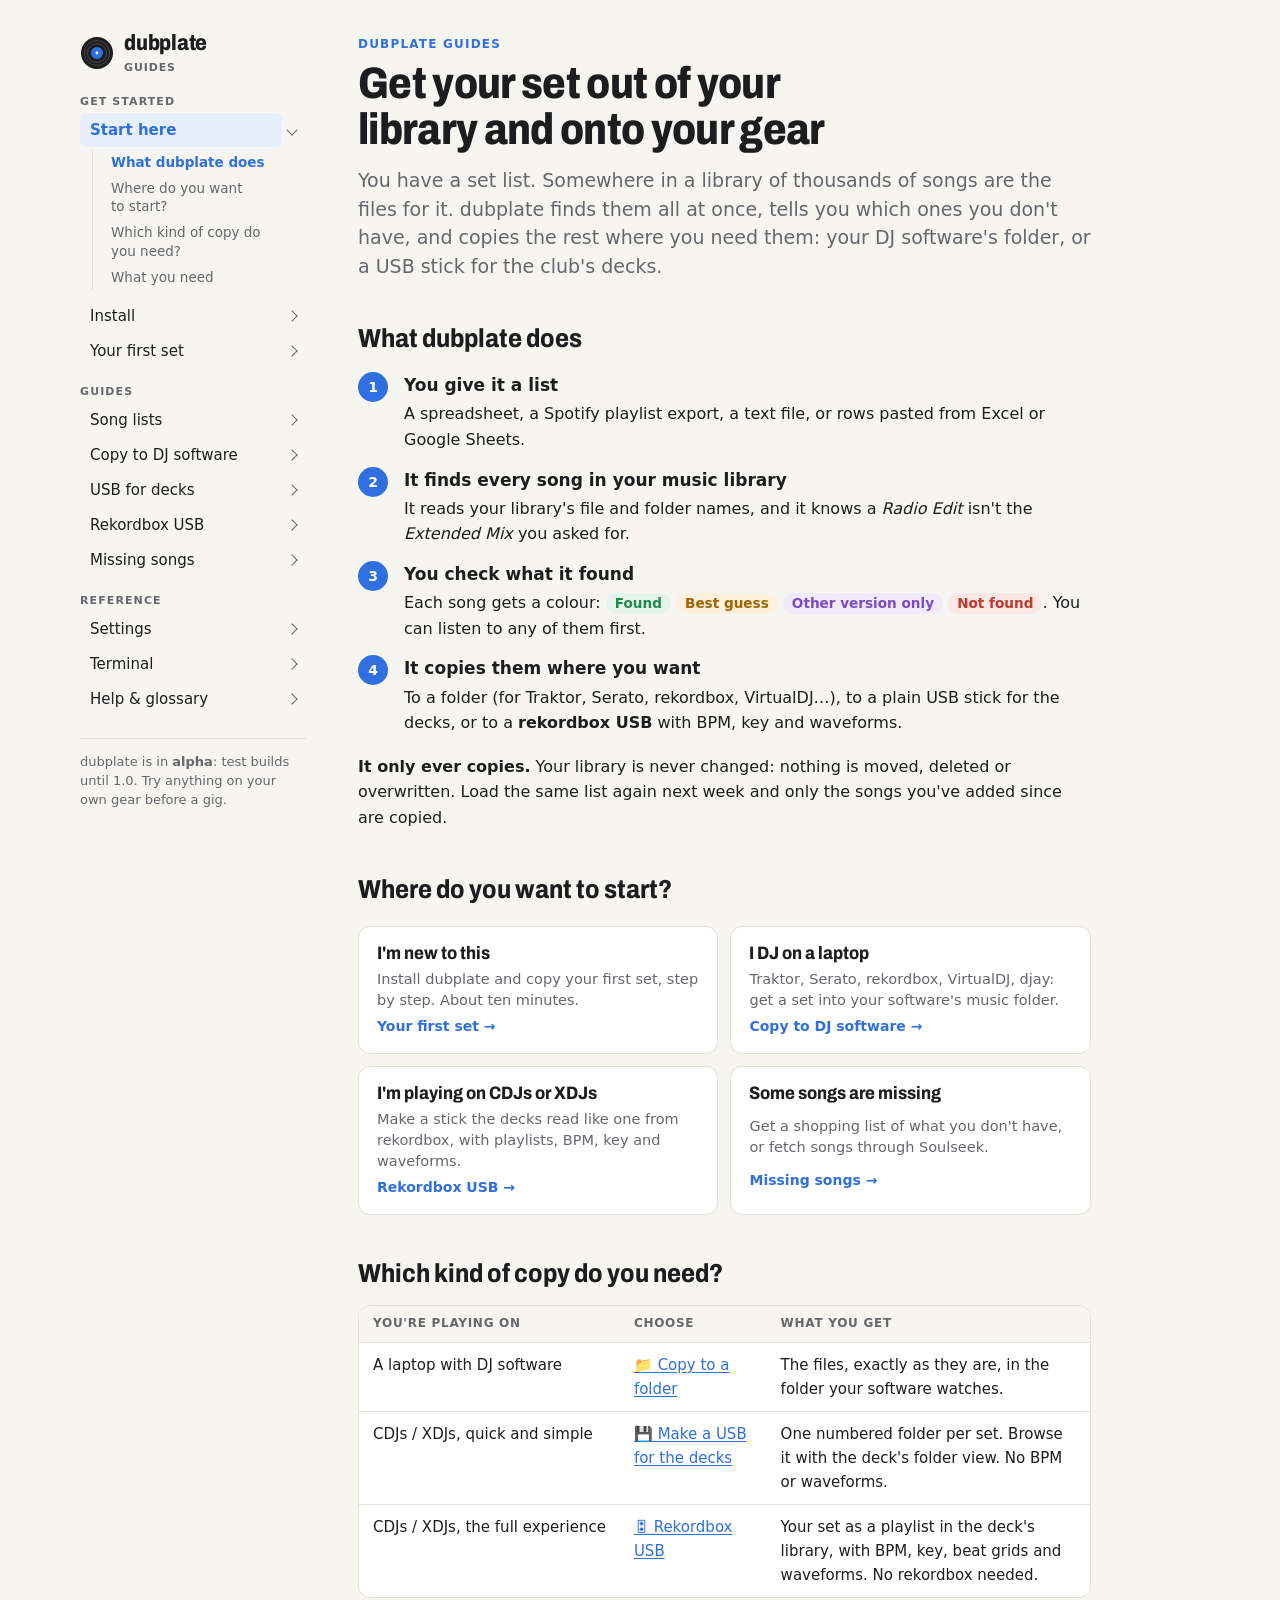
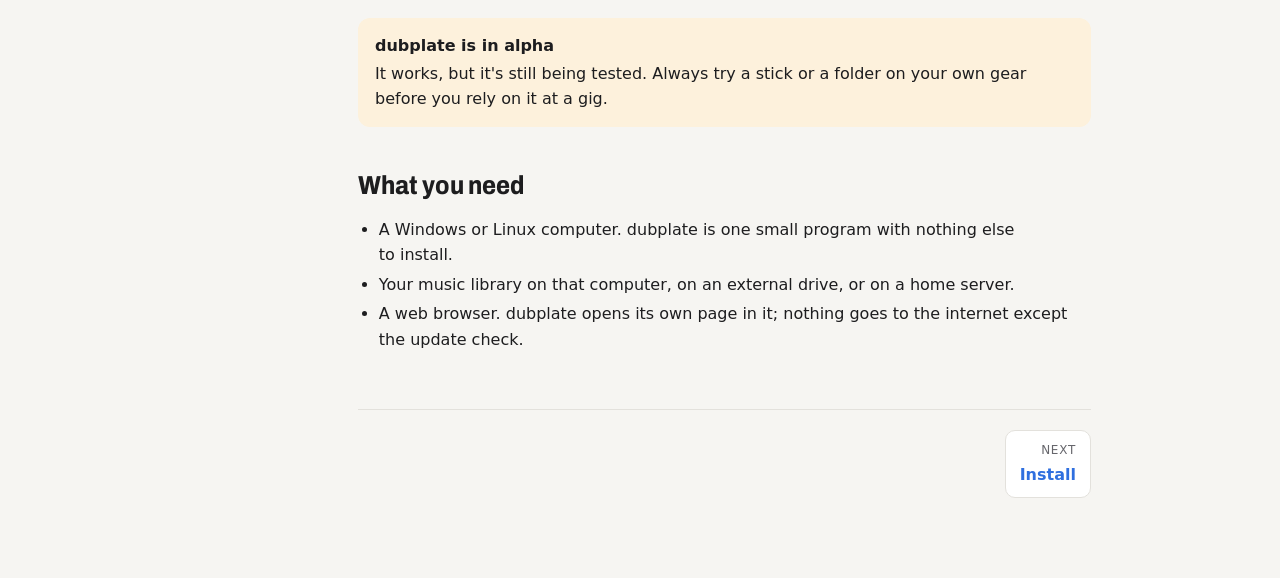
<file: docs/index.html>
<!doctype html>
<html lang="en">
<head>
<meta charset="utf-8">
<meta name="viewport" content="width=device-width, initial-scale=1, viewport-fit=cover">
<title>dubplate guides</title>
<meta name="description" content="Guides for dubplate: copy a list of songs from your music library to your DJ software or a USB stick for CDJs and XDJs.">
<link rel="preconnect" href="https://fonts.googleapis.com">
<link rel="preconnect" href="https://fonts.gstatic.com" crossorigin>
<link rel="stylesheet" href="https://fonts.googleapis.com/css2?family=Archivo:wdth,wght@75..100,600..800&family=JetBrains+Mono:wght@400;600&display=swap">
<link rel="stylesheet" href="guide.css">
</head>
<body>
<div class="shell">
<aside class="side">
<a class="brand" href="index.html"><svg width="34" height="34" viewBox="0 0 34 34" aria-hidden="true"><circle cx="17" cy="17" r="16" fill="var(--ink)"/>
<circle cx="17" cy="17" r="12.5" fill="none" stroke="var(--bg)" stroke-opacity=".25" stroke-width=".8"/>
<circle cx="17" cy="17" r="9.5" fill="none" stroke="var(--bg)" stroke-opacity=".25" stroke-width=".8"/>
<circle cx="17" cy="17" r="6" fill="var(--acc)"/><circle cx="17" cy="17" r="1.4" fill="var(--bg)"/></svg><div><b>dubplate</b><span>Guides</span></div></a>
<details id="nav" open><summary>All guides</summary>
<nav aria-label="Guides">
<h4>Get started</h4><ul class="toc">
<li><details open><summary><a href="index.html" aria-current="page">Start here</a></summary><ul class="secs"><li><a href="#what-dubplate-does">What dubplate does</a></li><li><a href="#where-do-you-want-to-start">Where do you want to start?</a></li><li><a href="#which-kind-of-copy-do-you-need">Which kind of copy do you need?</a></li><li><a href="#what-you-need">What you need</a></li></ul></details></li>
<li><details><summary><a href="install.html">Install</a></summary><ul class="secs"><li><a href="install.html#windows">Windows</a></li><li><a href="install.html#linux">Linux</a></li><li><a href="install.html#where-it-looks-for-your-music">Where it looks for your music</a></li><li><a href="install.html#updates">Updates</a></li></ul></details></li>
<li><details><summary><a href="first-set.html">Your first set</a></summary><ul class="secs"><li><a href="first-set.html#1-give-it-your-list">1. Give it your list</a></li><li><a href="first-set.html#2-check-what-it-found">2. Check what it found</a></li><li><a href="first-set.html#3-choose-where-they-go">3. Choose where they go</a></li><li><a href="first-set.html#4-copy">4. Copy</a></li><li><a href="first-set.html#every-option-explains-itself">Every option explains itself</a></li></ul></details></li>
</ul>
<h4>Guides</h4><ul class="toc">
<li><details><summary><a href="song-lists.html">Song lists</a></summary><ul class="secs"><li><a href="song-lists.html#what-you-can-give-it">What you can give it</a></li><li><a href="song-lists.html#getting-a-list-out-of-other-apps">Getting a list out of other apps</a></li><li><a href="song-lists.html#how-songs-are-matched">How songs are matched</a></li></ul></details></li>
<li><details><summary><a href="copy-folder.html">Copy to DJ software</a></summary><ul class="secs"><li><a href="copy-folder.html#copy-the-songs">Copy the songs</a></li><li><a href="copy-folder.html#options">Options</a></li><li><a href="copy-folder.html#then-in-your-dj-software">Then, in your DJ software</a></li><li><a href="copy-folder.html#it-remembers-what-it-copied">It remembers what it copied</a></li></ul></details></li>
<li><details><summary><a href="usb-sticks.html">USB for decks</a></summary><ul class="secs"><li><a href="usb-sticks.html#get-the-stick-ready">Get the stick ready</a></li><li><a href="usb-sticks.html#make-the-stick">Make the stick</a></li><li><a href="usb-sticks.html#what-gets-converted">What gets converted</a></li><li><a href="usb-sticks.html#at-the-deck">At the deck</a></li><li><a href="usb-sticks.html#good-to-know">Good to know</a></li></ul></details></li>
<li><details><summary><a href="rekordbox-usb.html">Rekordbox USB</a></summary><ul class="secs"><li><a href="rekordbox-usb.html#what-you-get-on-the-decks">What you get on the decks</a></li><li><a href="rekordbox-usb.html#make-the-stick">Make the stick</a></li><li><a href="rekordbox-usb.html#at-the-deck">At the deck</a></li><li><a href="rekordbox-usb.html#formats">Which format?</a></li><li><a href="rekordbox-usb.html#more-than-one-set">More than one set</a></li><li><a href="rekordbox-usb.html#backups-and-restore">Backups and Restore</a></li><li><a href="rekordbox-usb.html#safe-to-interrupt">Safe to interrupt</a></li><li><a href="rekordbox-usb.html#what-s-on-the-stick">What's on the stick</a></li><li><a href="rekordbox-usb.html#things-to-know">Things to know</a></li></ul></details></li>
<li><details><summary><a href="missing-songs.html">Missing songs</a></summary><ul class="secs"><li><a href="missing-songs.html#first-check-it-really-is-missing">First, check it really is missing</a></li><li><a href="missing-songs.html#keep-a-shopping-list">Keep a shopping list</a></li><li><a href="missing-songs.html#fetch-them-through-soulseek">Fetch them through Soulseek</a></li></ul></details></li>
</ul>
<h4>Reference</h4><ul class="toc">
<li><details><summary><a href="settings.html">Settings</a></summary><ul class="secs"><li><a href="settings.html#settings">⚙ Settings</a></li><li><a href="settings.html#using-the-page-from-your-phone-or-another-computer">Using the page from your phone or another computer</a></li><li><a href="settings.html#what-dubplate-keeps">What dubplate keeps</a></li></ul></details></li>
<li><details><summary><a href="terminal.html">Terminal</a></summary><ul class="secs"><li><a href="terminal.html#commands">Commands</a></li><li><a href="terminal.html#options-for-copy">Options for copy</a></li><li><a href="terminal.html#options-for-the-page">Options for the page</a></li><li><a href="terminal.html#updates">Updates</a></li></ul></details></li>
<li><details><summary><a href="help.html">Help & glossary</a></summary><ul class="secs"><li><a href="help.html#something-s-not-working">Something's not working</a></li><li><a href="help.html#questions">Questions</a></li><li><a href="help.html#dj-and-audio-words">DJ and audio words</a></li></ul></details></li>
</ul>
</nav>
</details>
<p class="alpha">dubplate is in <strong>alpha</strong>: test builds until 1.0. Try anything on your own gear before a gig.</p>
</aside>
<main>
<p class="kicker">dubplate guides</p>
<h1>Get your set out of your library and onto your gear</h1>
<p class="lede">You have a set list. Somewhere in a library of thousands of songs are the files for it. dubplate finds them all at once, tells you which ones you don't have, and copies the rest where you need them: your DJ software's folder, or a USB stick for the club's decks.</p>
<h2 id="what-dubplate-does">What dubplate does</h2>
<ol class="steps">
<li><b>You give it a list</b>A spreadsheet, a Spotify playlist export, a text file, or rows pasted from Excel or Google Sheets.</li>
<li><b>It finds every song in your music library</b>It reads your library's file and folder names, and it knows a <em>Radio Edit</em> isn't the <em>Extended Mix</em> you asked for.</li>
<li><b>You check what it found</b>Each song gets a colour: <span class="chip ok">Found</span> <span class="chip warn">Best guess</span> <span class="chip alt">Other version only</span> <span class="chip bad">Not found</span>. You can listen to any of them first.</li>
<li><b>It copies them where you want</b>To a folder (for Traktor, Serato, rekordbox, VirtualDJ…), to a plain USB stick for the decks, or to a <strong>rekordbox USB</strong> with BPM, key and waveforms.</li>
</ol>
<p><strong>It only ever copies.</strong> Your library is never changed: nothing is moved, deleted or overwritten. Load the same list again next week and only the songs you've added since are copied.</p>

<h2 id="where-do-you-want-to-start">Where do you want to start?</h2>
<div class="paths">
<a href="first-set.html"><b>I'm new to this</b><span>Install dubplate and copy your first set, step by step. About ten minutes.</span><em>Your first set →</em></a>
<a href="copy-folder.html"><b>I DJ on a laptop</b><span>Traktor, Serato, rekordbox, VirtualDJ, djay: get a set into your software's music folder.</span><em>Copy to DJ software →</em></a>
<a href="rekordbox-usb.html"><b>I'm playing on CDJs or XDJs</b><span>Make a stick the decks read like one from rekordbox, with playlists, BPM, key and waveforms.</span><em>Rekordbox USB →</em></a>
<a href="missing-songs.html"><b>Some songs are missing</b><span>Get a shopping list of what you don't have, or fetch songs through Soulseek.</span><em>Missing songs →</em></a>
</div>

<h2 id="which-kind-of-copy-do-you-need">Which kind of copy do you need?</h2>
<div class="tablewrap"><table>
<thead><tr><th>You're playing on</th><th>Choose</th><th>What you get</th></tr></thead>
<tbody>
<tr><td>A laptop with DJ software</td><td><a href="copy-folder.html">📁 Copy to a folder</a></td><td>The files, exactly as they are, in the folder your software watches.</td></tr>
<tr><td>CDJs / XDJs, quick and simple</td><td><a href="usb-sticks.html">💾 Make a USB for the decks</a></td><td>One numbered folder per set. Browse it with the deck's folder view. No BPM or waveforms.</td></tr>
<tr><td>CDJs / XDJs, the full experience</td><td><a href="rekordbox-usb.html">🎛 Rekordbox USB</a></td><td>Your set as a playlist in the deck's library, with BPM, key, beat grids and waveforms. No rekordbox needed.</td></tr>
</tbody></table></div>

<div class="note careful"><strong>dubplate is in alpha</strong>It works, but it's still being tested. Always try a stick or a folder on your own gear before you rely on it at a gig.</div>

<h2 id="what-you-need">What you need</h2>
<ul>
<li>A Windows or Linux computer. dubplate is one small program with nothing else to install.</li>
<li>Your music library on that computer, on an external drive, or on a home server.</li>
<li>A web browser. dubplate opens its own page in it; nothing goes to the internet except the update check.</li>
</ul>
<nav class="next" aria-label="More guides"><a href="install.html"><small>Next</small><b>Install</b></a></nav>
</main>
</div>
<script>
if (window.matchMedia("(max-width: 860px)").matches) document.getElementById("nav").removeAttribute("open");
// highlight the section being read in the sidebar
(function () {
  var links = {};
  document.querySelectorAll('.side details[open] .secs a').forEach(function (a) { links[a.hash.slice(1)] = a; });
  var heads = Array.prototype.filter.call(document.querySelectorAll("main h2[id]"), function (h) { return links[h.id]; });
  if (!heads.length) return;
  function mark() {
    var cur = heads[0];
    heads.forEach(function (h) { if (h.getBoundingClientRect().top < 140) cur = h; });
    Object.keys(links).forEach(function (k) { links[k].classList.toggle("on", k === cur.id); });
  }
  document.addEventListener("scroll", mark, { passive: true });
  mark();
})();
</script>
</body>
</html>
</file>
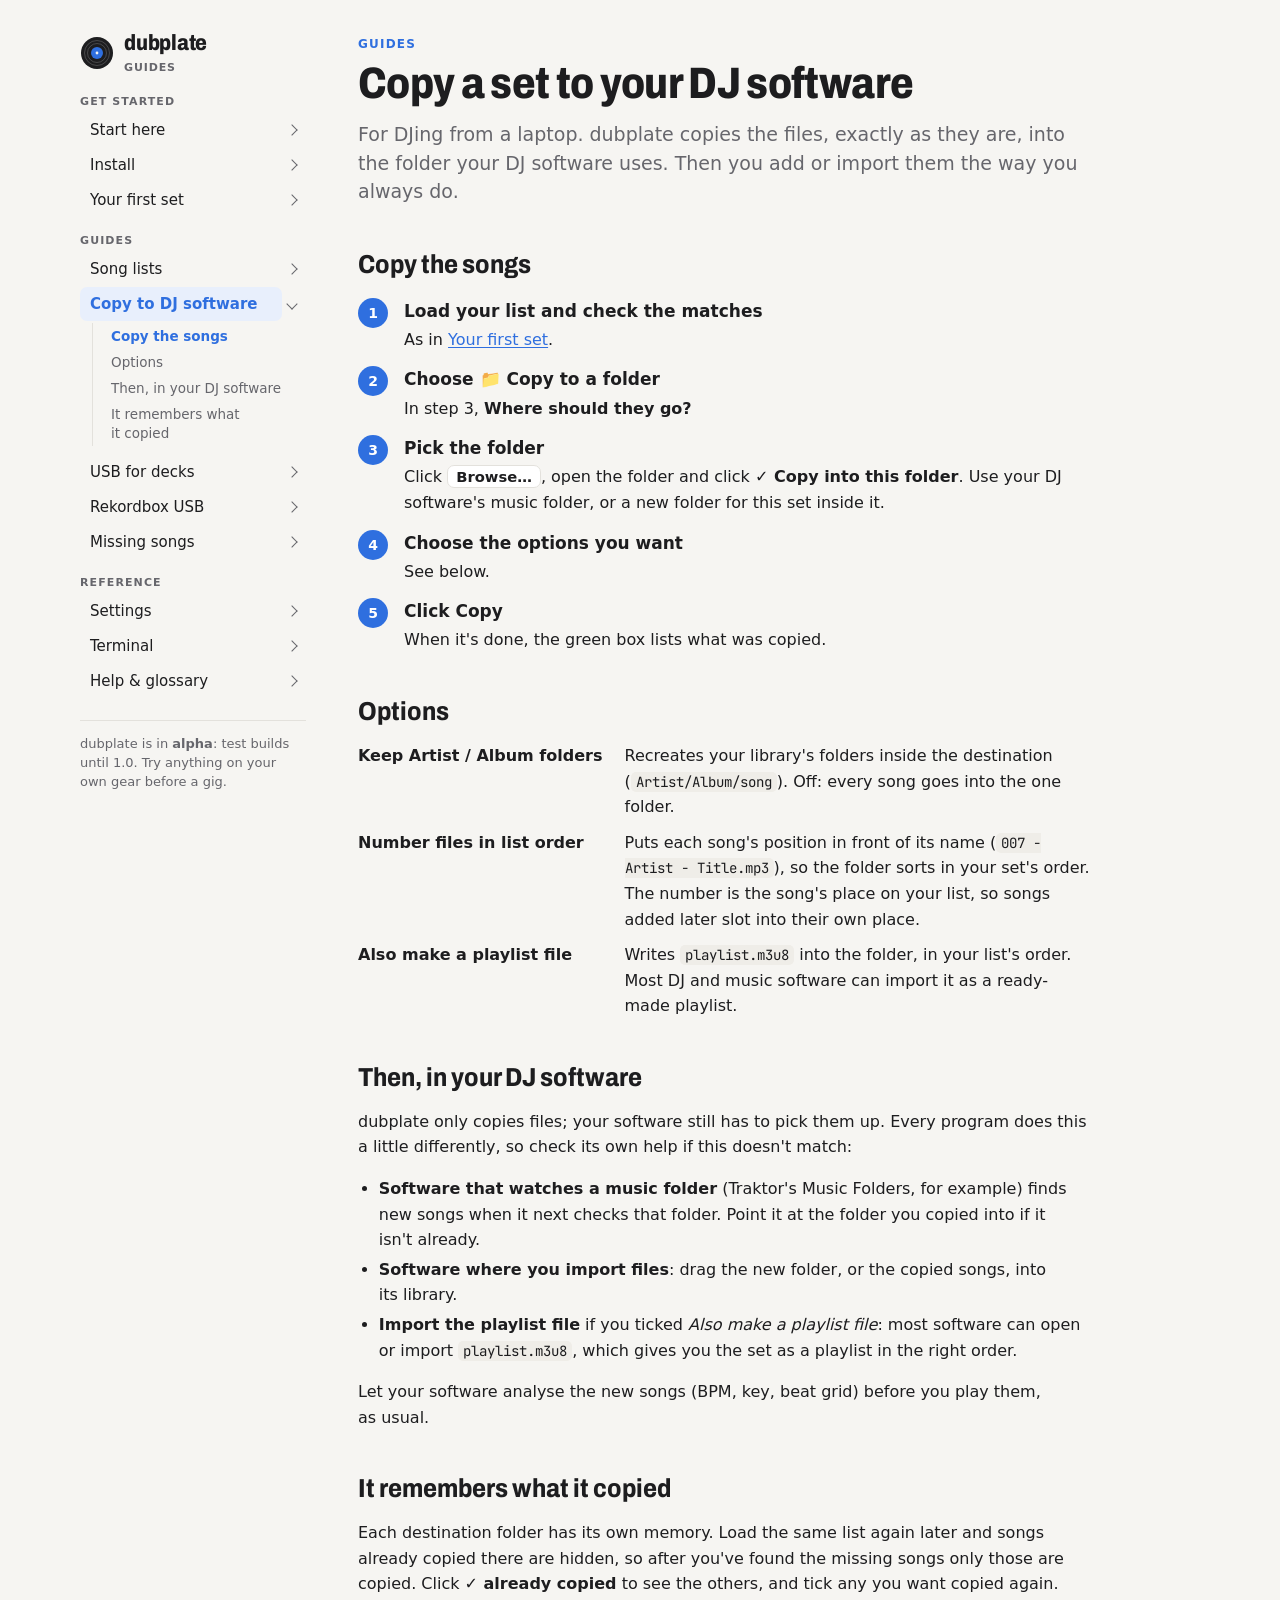
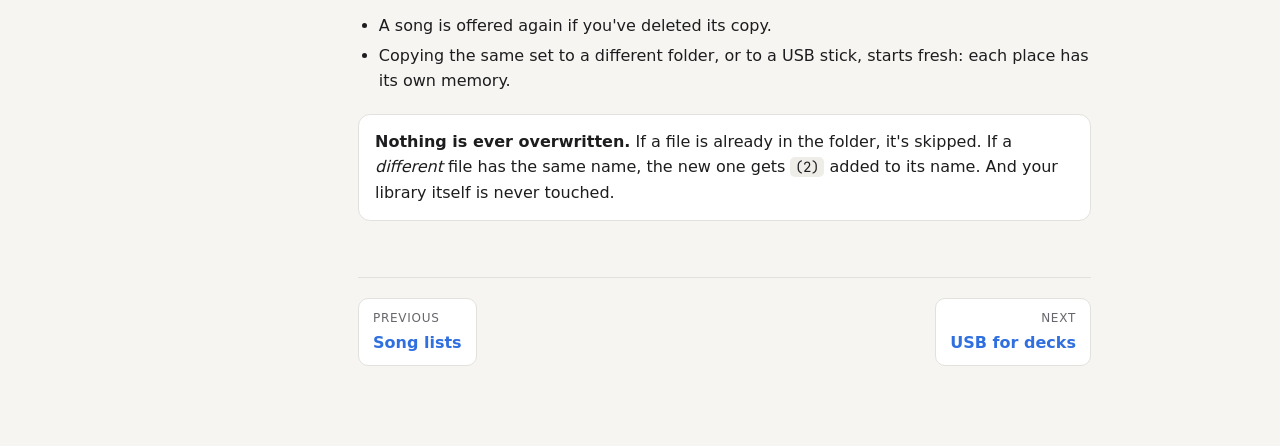
<file: docs/copy-folder.html>
<!doctype html>
<html lang="en">
<head>
<meta charset="utf-8">
<meta name="viewport" content="width=device-width, initial-scale=1, viewport-fit=cover">
<title>Copy to DJ software · dubplate guides</title>
<meta name="description" content="Copy songs into the folder Traktor, Serato, rekordbox, VirtualDJ or other DJ software uses, with numbering and playlist options.">
<link rel="preconnect" href="https://fonts.googleapis.com">
<link rel="preconnect" href="https://fonts.gstatic.com" crossorigin>
<link rel="stylesheet" href="https://fonts.googleapis.com/css2?family=Archivo:wdth,wght@75..100,600..800&family=JetBrains+Mono:wght@400;600&display=swap">
<link rel="stylesheet" href="guide.css">
</head>
<body>
<div class="shell">
<aside class="side">
<a class="brand" href="index.html"><svg width="34" height="34" viewBox="0 0 34 34" aria-hidden="true"><circle cx="17" cy="17" r="16" fill="var(--ink)"/>
<circle cx="17" cy="17" r="12.5" fill="none" stroke="var(--bg)" stroke-opacity=".25" stroke-width=".8"/>
<circle cx="17" cy="17" r="9.5" fill="none" stroke="var(--bg)" stroke-opacity=".25" stroke-width=".8"/>
<circle cx="17" cy="17" r="6" fill="var(--acc)"/><circle cx="17" cy="17" r="1.4" fill="var(--bg)"/></svg><div><b>dubplate</b><span>Guides</span></div></a>
<details id="nav" open><summary>All guides</summary>
<nav aria-label="Guides">
<h4>Get started</h4><ul class="toc">
<li><details><summary><a href="index.html">Start here</a></summary><ul class="secs"><li><a href="index.html#what-dubplate-does">What dubplate does</a></li><li><a href="index.html#where-do-you-want-to-start">Where do you want to start?</a></li><li><a href="index.html#which-kind-of-copy-do-you-need">Which kind of copy do you need?</a></li><li><a href="index.html#what-you-need">What you need</a></li></ul></details></li>
<li><details><summary><a href="install.html">Install</a></summary><ul class="secs"><li><a href="install.html#windows">Windows</a></li><li><a href="install.html#linux">Linux</a></li><li><a href="install.html#where-it-looks-for-your-music">Where it looks for your music</a></li><li><a href="install.html#updates">Updates</a></li></ul></details></li>
<li><details><summary><a href="first-set.html">Your first set</a></summary><ul class="secs"><li><a href="first-set.html#1-give-it-your-list">1. Give it your list</a></li><li><a href="first-set.html#2-check-what-it-found">2. Check what it found</a></li><li><a href="first-set.html#3-choose-where-they-go">3. Choose where they go</a></li><li><a href="first-set.html#4-copy">4. Copy</a></li><li><a href="first-set.html#every-option-explains-itself">Every option explains itself</a></li></ul></details></li>
</ul>
<h4>Guides</h4><ul class="toc">
<li><details><summary><a href="song-lists.html">Song lists</a></summary><ul class="secs"><li><a href="song-lists.html#what-you-can-give-it">What you can give it</a></li><li><a href="song-lists.html#getting-a-list-out-of-other-apps">Getting a list out of other apps</a></li><li><a href="song-lists.html#how-songs-are-matched">How songs are matched</a></li></ul></details></li>
<li><details open><summary><a href="copy-folder.html" aria-current="page">Copy to DJ software</a></summary><ul class="secs"><li><a href="#copy-the-songs">Copy the songs</a></li><li><a href="#options">Options</a></li><li><a href="#then-in-your-dj-software">Then, in your DJ software</a></li><li><a href="#it-remembers-what-it-copied">It remembers what it copied</a></li></ul></details></li>
<li><details><summary><a href="usb-sticks.html">USB for decks</a></summary><ul class="secs"><li><a href="usb-sticks.html#get-the-stick-ready">Get the stick ready</a></li><li><a href="usb-sticks.html#make-the-stick">Make the stick</a></li><li><a href="usb-sticks.html#what-gets-converted">What gets converted</a></li><li><a href="usb-sticks.html#at-the-deck">At the deck</a></li><li><a href="usb-sticks.html#good-to-know">Good to know</a></li></ul></details></li>
<li><details><summary><a href="rekordbox-usb.html">Rekordbox USB</a></summary><ul class="secs"><li><a href="rekordbox-usb.html#what-you-get-on-the-decks">What you get on the decks</a></li><li><a href="rekordbox-usb.html#make-the-stick">Make the stick</a></li><li><a href="rekordbox-usb.html#at-the-deck">At the deck</a></li><li><a href="rekordbox-usb.html#formats">Which format?</a></li><li><a href="rekordbox-usb.html#more-than-one-set">More than one set</a></li><li><a href="rekordbox-usb.html#backups-and-restore">Backups and Restore</a></li><li><a href="rekordbox-usb.html#safe-to-interrupt">Safe to interrupt</a></li><li><a href="rekordbox-usb.html#what-s-on-the-stick">What's on the stick</a></li><li><a href="rekordbox-usb.html#things-to-know">Things to know</a></li></ul></details></li>
<li><details><summary><a href="missing-songs.html">Missing songs</a></summary><ul class="secs"><li><a href="missing-songs.html#first-check-it-really-is-missing">First, check it really is missing</a></li><li><a href="missing-songs.html#keep-a-shopping-list">Keep a shopping list</a></li><li><a href="missing-songs.html#fetch-them-through-soulseek">Fetch them through Soulseek</a></li></ul></details></li>
</ul>
<h4>Reference</h4><ul class="toc">
<li><details><summary><a href="settings.html">Settings</a></summary><ul class="secs"><li><a href="settings.html#settings">⚙ Settings</a></li><li><a href="settings.html#using-the-page-from-your-phone-or-another-computer">Using the page from your phone or another computer</a></li><li><a href="settings.html#what-dubplate-keeps">What dubplate keeps</a></li></ul></details></li>
<li><details><summary><a href="terminal.html">Terminal</a></summary><ul class="secs"><li><a href="terminal.html#commands">Commands</a></li><li><a href="terminal.html#options-for-copy">Options for copy</a></li><li><a href="terminal.html#options-for-the-page">Options for the page</a></li><li><a href="terminal.html#updates">Updates</a></li></ul></details></li>
<li><details><summary><a href="help.html">Help & glossary</a></summary><ul class="secs"><li><a href="help.html#something-s-not-working">Something's not working</a></li><li><a href="help.html#questions">Questions</a></li><li><a href="help.html#dj-and-audio-words">DJ and audio words</a></li></ul></details></li>
</ul>
</nav>
</details>
<p class="alpha">dubplate is in <strong>alpha</strong>: test builds until 1.0. Try anything on your own gear before a gig.</p>
</aside>
<main>
<p class="kicker">Guides</p>
<h1>Copy a set to your DJ software</h1>
<p class="lede">For DJing from a laptop. dubplate copies the files, exactly as they are, into the folder your DJ software uses. Then you add or import them the way you always do.</p>
<h2 id="copy-the-songs">Copy the songs</h2>
<ol class="steps">
<li><b>Load your list and check the matches</b>As in <a href="first-set.html">Your first set</a>.</li>
<li><b>Choose 📁 Copy to a folder</b>In step 3, <strong>Where should they go?</strong></li>
<li><b>Pick the folder</b>Click <span class="btn">Browse…</span>, open the folder and click <strong>✓ Copy into this folder</strong>. Use your DJ software's music folder, or a new folder for this set inside it.</li>
<li><b>Choose the options you want</b>See below.</li>
<li><b>Click Copy</b>When it's done, the green box lists what was copied.</li>
</ol>

<h2 id="options">Options</h2>
<dl class="terms">
<dt>Keep Artist / Album folders</dt><dd>Recreates your library's folders inside the destination (<code>Artist/Album/song</code>). Off: every song goes into the one folder.</dd>
<dt>Number files in list order</dt><dd>Puts each song's position in front of its name (<code>007 - Artist - Title.mp3</code>), so the folder sorts in your set's order. The number is the song's place on your list, so songs added later slot into their own place.</dd>
<dt>Also make a playlist file</dt><dd>Writes <code>playlist.m3u8</code> into the folder, in your list's order. Most DJ and music software can import it as a ready-made playlist.</dd>
</dl>

<h2 id="then-in-your-dj-software">Then, in your DJ software</h2>
<p>dubplate only copies files; your software still has to pick them up. Every program does this a little differently, so check its own help if this doesn't match:</p>
<ul>
<li><strong>Software that watches a music folder</strong> (Traktor's Music Folders, for example) finds new songs when it next checks that folder. Point it at the folder you copied into if it isn't already.</li>
<li><strong>Software where you import files</strong>: drag the new folder, or the copied songs, into its library.</li>
<li><strong>Import the playlist file</strong> if you ticked <em>Also make a playlist file</em>: most software can open or import <code>playlist.m3u8</code>, which gives you the set as a playlist in the right order.</li>
</ul>
<p>Let your software analyse the new songs (BPM, key, beat grid) before you play them, as usual.</p>

<h2 id="it-remembers-what-it-copied">It remembers what it copied</h2>
<p>Each destination folder has its own memory. Load the same list again later and songs already copied there are hidden, so after you've found the missing songs only those are copied. Click <strong>✓ already copied</strong> to see the others, and tick any you want copied again.</p>
<ul>
<li>A song is offered again if you've deleted its copy.</li>
<li>Copying the same set to a different folder, or to a USB stick, starts fresh: each place has its own memory.</li>
</ul>

<div class="note"><strong>Nothing is ever overwritten.</strong> If a file is already in the folder, it's skipped. If a <em>different</em> file has the same name, the new one gets <code>(2)</code> added to its name. And your library itself is never touched.</div>
<nav class="next" aria-label="More guides"><a href="song-lists.html"><small>Previous</small><b>Song lists</b></a><a href="usb-sticks.html"><small>Next</small><b>USB for decks</b></a></nav>
</main>
</div>
<script>
if (window.matchMedia("(max-width: 860px)").matches) document.getElementById("nav").removeAttribute("open");
// highlight the section being read in the sidebar
(function () {
  var links = {};
  document.querySelectorAll('.side details[open] .secs a').forEach(function (a) { links[a.hash.slice(1)] = a; });
  var heads = Array.prototype.filter.call(document.querySelectorAll("main h2[id]"), function (h) { return links[h.id]; });
  if (!heads.length) return;
  function mark() {
    var cur = heads[0];
    heads.forEach(function (h) { if (h.getBoundingClientRect().top < 140) cur = h; });
    Object.keys(links).forEach(function (k) { links[k].classList.toggle("on", k === cur.id); });
  }
  document.addEventListener("scroll", mark, { passive: true });
  mark();
})();
</script>
</body>
</html>
</file>
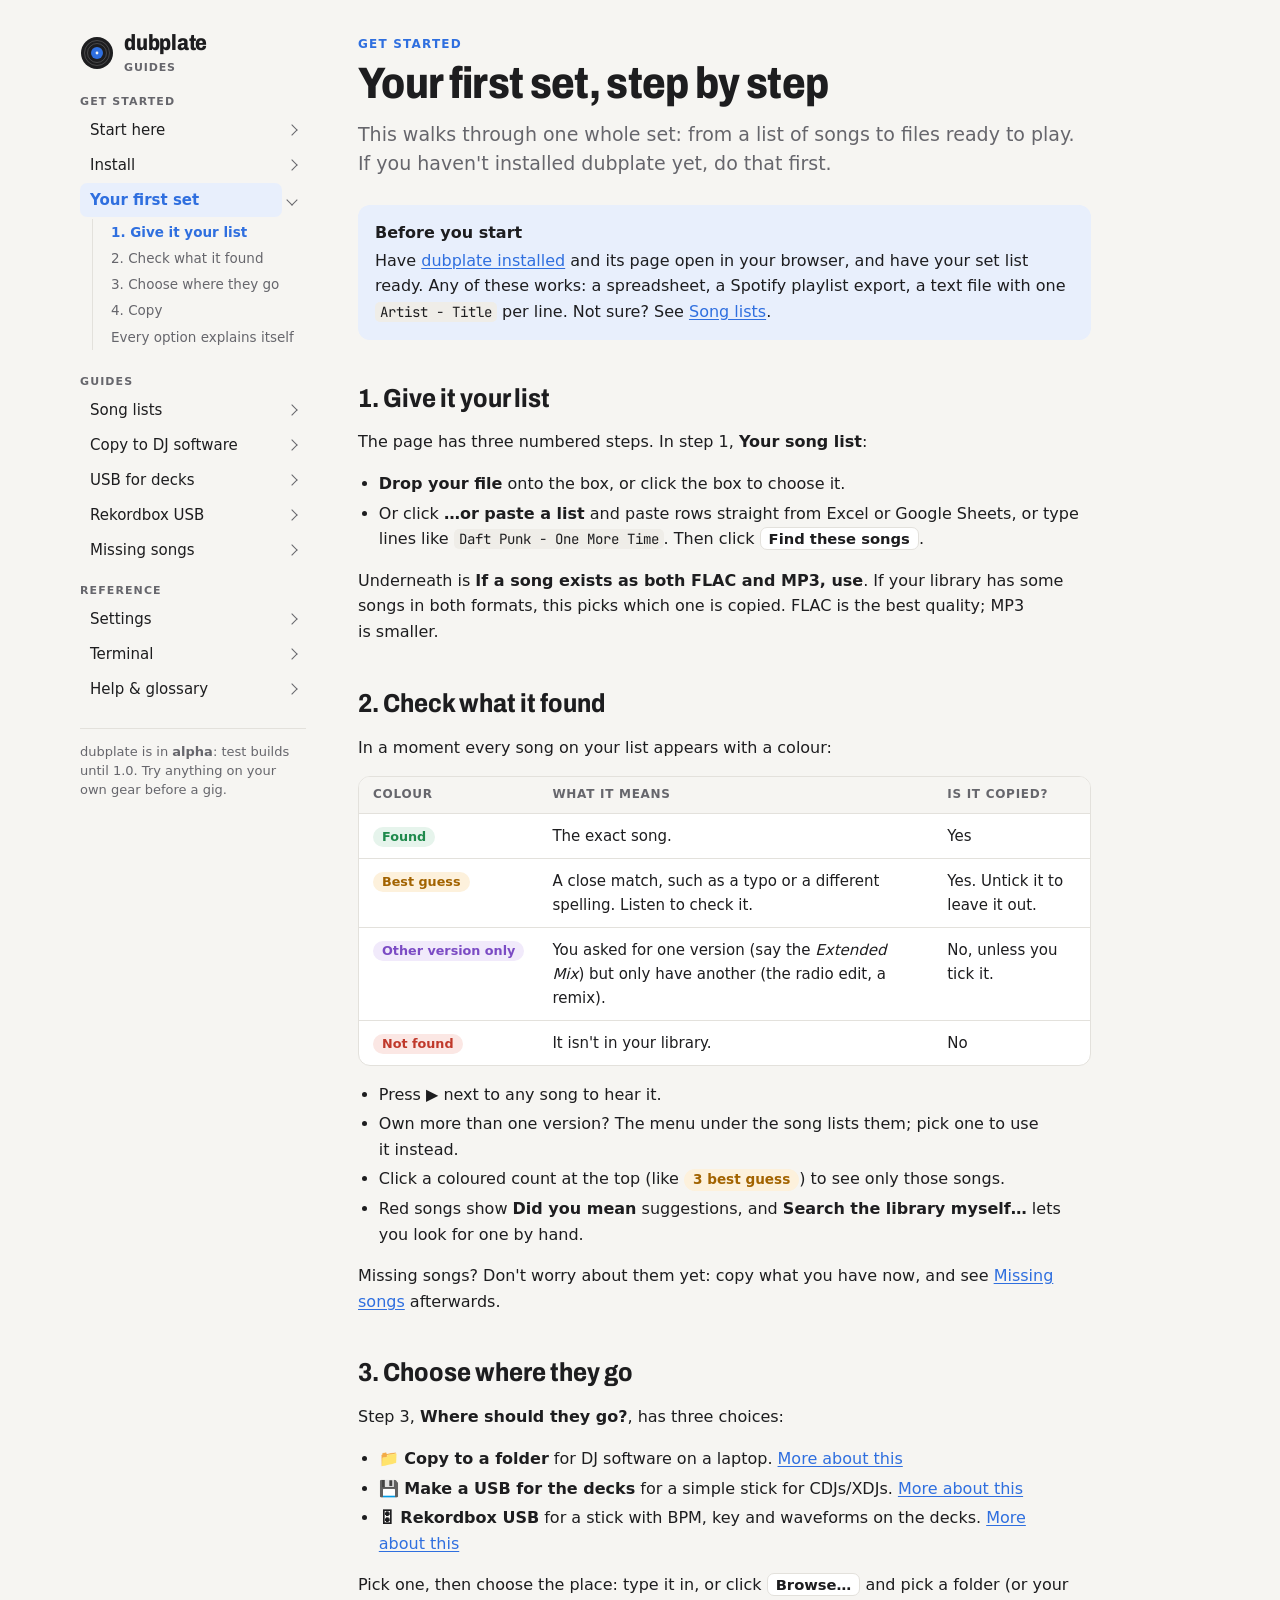
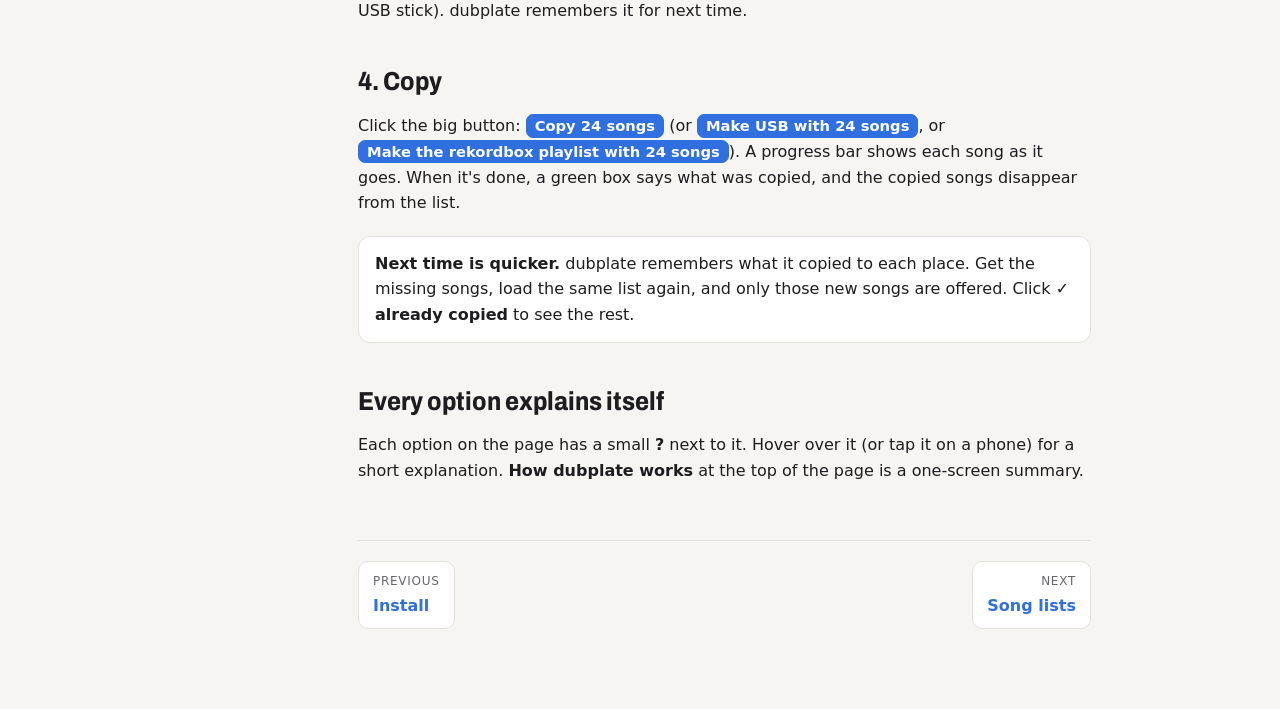
<file: docs/first-set.html>
<!doctype html>
<html lang="en">
<head>
<meta charset="utf-8">
<meta name="viewport" content="width=device-width, initial-scale=1, viewport-fit=cover">
<title>Your first set · dubplate guides</title>
<meta name="description" content="A walkthrough for beginners: load a set list into dubplate, check the matches and copy the songs.">
<link rel="preconnect" href="https://fonts.googleapis.com">
<link rel="preconnect" href="https://fonts.gstatic.com" crossorigin>
<link rel="stylesheet" href="https://fonts.googleapis.com/css2?family=Archivo:wdth,wght@75..100,600..800&family=JetBrains+Mono:wght@400;600&display=swap">
<link rel="stylesheet" href="guide.css">
</head>
<body>
<div class="shell">
<aside class="side">
<a class="brand" href="index.html"><svg width="34" height="34" viewBox="0 0 34 34" aria-hidden="true"><circle cx="17" cy="17" r="16" fill="var(--ink)"/>
<circle cx="17" cy="17" r="12.5" fill="none" stroke="var(--bg)" stroke-opacity=".25" stroke-width=".8"/>
<circle cx="17" cy="17" r="9.5" fill="none" stroke="var(--bg)" stroke-opacity=".25" stroke-width=".8"/>
<circle cx="17" cy="17" r="6" fill="var(--acc)"/><circle cx="17" cy="17" r="1.4" fill="var(--bg)"/></svg><div><b>dubplate</b><span>Guides</span></div></a>
<details id="nav" open><summary>All guides</summary>
<nav aria-label="Guides">
<h4>Get started</h4><ul class="toc">
<li><details><summary><a href="index.html">Start here</a></summary><ul class="secs"><li><a href="index.html#what-dubplate-does">What dubplate does</a></li><li><a href="index.html#where-do-you-want-to-start">Where do you want to start?</a></li><li><a href="index.html#which-kind-of-copy-do-you-need">Which kind of copy do you need?</a></li><li><a href="index.html#what-you-need">What you need</a></li></ul></details></li>
<li><details><summary><a href="install.html">Install</a></summary><ul class="secs"><li><a href="install.html#windows">Windows</a></li><li><a href="install.html#linux">Linux</a></li><li><a href="install.html#where-it-looks-for-your-music">Where it looks for your music</a></li><li><a href="install.html#updates">Updates</a></li></ul></details></li>
<li><details open><summary><a href="first-set.html" aria-current="page">Your first set</a></summary><ul class="secs"><li><a href="#1-give-it-your-list">1. Give it your list</a></li><li><a href="#2-check-what-it-found">2. Check what it found</a></li><li><a href="#3-choose-where-they-go">3. Choose where they go</a></li><li><a href="#4-copy">4. Copy</a></li><li><a href="#every-option-explains-itself">Every option explains itself</a></li></ul></details></li>
</ul>
<h4>Guides</h4><ul class="toc">
<li><details><summary><a href="song-lists.html">Song lists</a></summary><ul class="secs"><li><a href="song-lists.html#what-you-can-give-it">What you can give it</a></li><li><a href="song-lists.html#getting-a-list-out-of-other-apps">Getting a list out of other apps</a></li><li><a href="song-lists.html#how-songs-are-matched">How songs are matched</a></li></ul></details></li>
<li><details><summary><a href="copy-folder.html">Copy to DJ software</a></summary><ul class="secs"><li><a href="copy-folder.html#copy-the-songs">Copy the songs</a></li><li><a href="copy-folder.html#options">Options</a></li><li><a href="copy-folder.html#then-in-your-dj-software">Then, in your DJ software</a></li><li><a href="copy-folder.html#it-remembers-what-it-copied">It remembers what it copied</a></li></ul></details></li>
<li><details><summary><a href="usb-sticks.html">USB for decks</a></summary><ul class="secs"><li><a href="usb-sticks.html#get-the-stick-ready">Get the stick ready</a></li><li><a href="usb-sticks.html#make-the-stick">Make the stick</a></li><li><a href="usb-sticks.html#what-gets-converted">What gets converted</a></li><li><a href="usb-sticks.html#at-the-deck">At the deck</a></li><li><a href="usb-sticks.html#good-to-know">Good to know</a></li></ul></details></li>
<li><details><summary><a href="rekordbox-usb.html">Rekordbox USB</a></summary><ul class="secs"><li><a href="rekordbox-usb.html#what-you-get-on-the-decks">What you get on the decks</a></li><li><a href="rekordbox-usb.html#make-the-stick">Make the stick</a></li><li><a href="rekordbox-usb.html#at-the-deck">At the deck</a></li><li><a href="rekordbox-usb.html#formats">Which format?</a></li><li><a href="rekordbox-usb.html#more-than-one-set">More than one set</a></li><li><a href="rekordbox-usb.html#backups-and-restore">Backups and Restore</a></li><li><a href="rekordbox-usb.html#safe-to-interrupt">Safe to interrupt</a></li><li><a href="rekordbox-usb.html#what-s-on-the-stick">What's on the stick</a></li><li><a href="rekordbox-usb.html#things-to-know">Things to know</a></li></ul></details></li>
<li><details><summary><a href="missing-songs.html">Missing songs</a></summary><ul class="secs"><li><a href="missing-songs.html#first-check-it-really-is-missing">First, check it really is missing</a></li><li><a href="missing-songs.html#keep-a-shopping-list">Keep a shopping list</a></li><li><a href="missing-songs.html#fetch-them-through-soulseek">Fetch them through Soulseek</a></li></ul></details></li>
</ul>
<h4>Reference</h4><ul class="toc">
<li><details><summary><a href="settings.html">Settings</a></summary><ul class="secs"><li><a href="settings.html#settings">⚙ Settings</a></li><li><a href="settings.html#using-the-page-from-your-phone-or-another-computer">Using the page from your phone or another computer</a></li><li><a href="settings.html#what-dubplate-keeps">What dubplate keeps</a></li></ul></details></li>
<li><details><summary><a href="terminal.html">Terminal</a></summary><ul class="secs"><li><a href="terminal.html#commands">Commands</a></li><li><a href="terminal.html#options-for-copy">Options for copy</a></li><li><a href="terminal.html#options-for-the-page">Options for the page</a></li><li><a href="terminal.html#updates">Updates</a></li></ul></details></li>
<li><details><summary><a href="help.html">Help & glossary</a></summary><ul class="secs"><li><a href="help.html#something-s-not-working">Something's not working</a></li><li><a href="help.html#questions">Questions</a></li><li><a href="help.html#dj-and-audio-words">DJ and audio words</a></li></ul></details></li>
</ul>
</nav>
</details>
<p class="alpha">dubplate is in <strong>alpha</strong>: test builds until 1.0. Try anything on your own gear before a gig.</p>
</aside>
<main>
<p class="kicker">Get started</p>
<h1>Your first set, step by step</h1>
<p class="lede">This walks through one whole set: from a list of songs to files ready to play. If you haven't installed dubplate yet, do that first.</p>
<div class="note tip"><strong>Before you start</strong>Have <a href="install.html">dubplate installed</a> and its page open in your browser, and have your set list ready. Any of these works: a spreadsheet, a Spotify playlist export, a text file with one <code>Artist - Title</code> per line. Not sure? See <a href="song-lists.html">Song lists</a>.</div>

<h2 id="1-give-it-your-list">1. Give it your list</h2>
<p>The page has three numbered steps. In step 1, <strong>Your song list</strong>:</p>
<ul>
<li><strong>Drop your file</strong> onto the box, or click the box to choose it.</li>
<li>Or click <strong>…or paste a list</strong> and paste rows straight from Excel or Google Sheets, or type lines like <code>Daft Punk - One More Time</code>. Then click <span class="btn">Find these songs</span>.</li>
</ul>
<p>Underneath is <strong>If a song exists as both FLAC and MP3, use</strong>. If your library has some songs in both formats, this picks which one is copied. FLAC is the best quality; MP3 is smaller.</p>

<h2 id="2-check-what-it-found">2. Check what it found</h2>
<p>In a moment every song on your list appears with a colour:</p>
<div class="tablewrap"><table>
<thead><tr><th>Colour</th><th>What it means</th><th>Is it copied?</th></tr></thead>
<tbody>
<tr><td><span class="chip ok">Found</span></td><td>The exact song.</td><td>Yes</td></tr>
<tr><td><span class="chip warn">Best guess</span></td><td>A close match, such as a typo or a different spelling. Listen to check it.</td><td>Yes. Untick it to leave it out.</td></tr>
<tr><td><span class="chip alt">Other version only</span></td><td>You asked for one version (say the <em>Extended Mix</em>) but only have another (the radio edit, a remix).</td><td>No, unless you tick it.</td></tr>
<tr><td><span class="chip bad">Not found</span></td><td>It isn't in your library.</td><td>No</td></tr>
</tbody></table></div>
<ul>
<li>Press <strong>▶</strong> next to any song to hear it.</li>
<li>Own more than one version? The menu under the song lists them; pick one to use it instead.</li>
<li>Click a coloured count at the top (like <span class="chip warn">3 best guess</span>) to see only those songs.</li>
<li>Red songs show <strong>Did you mean</strong> suggestions, and <strong>Search the library myself…</strong> lets you look for one by hand.</li>
</ul>
<p>Missing songs? Don't worry about them yet: copy what you have now, and see <a href="missing-songs.html">Missing songs</a> afterwards.</p>

<h2 id="3-choose-where-they-go">3. Choose where they go</h2>
<p>Step 3, <strong>Where should they go?</strong>, has three choices:</p>
<ul>
<li><strong>📁 Copy to a folder</strong> for DJ software on a laptop. <a href="copy-folder.html">More about this</a></li>
<li><strong>💾 Make a USB for the decks</strong> for a simple stick for CDJs/XDJs. <a href="usb-sticks.html">More about this</a></li>
<li><strong>🎛 Rekordbox USB</strong> for a stick with BPM, key and waveforms on the decks. <a href="rekordbox-usb.html">More about this</a></li>
</ul>
<p>Pick one, then choose the place: type it in, or click <span class="btn">Browse…</span> and pick a folder (or your USB stick). dubplate remembers it for next time.</p>

<h2 id="4-copy">4. Copy</h2>
<p>Click the big button: <span class="btn primary">Copy 24 songs</span> (or <span class="btn primary">Make USB with 24 songs</span>, or <span class="btn primary">Make the rekordbox playlist with 24 songs</span>). A progress bar shows each song as it goes. When it's done, a green box says what was copied, and the copied songs disappear from the list.</p>

<div class="note"><strong>Next time is quicker.</strong> dubplate remembers what it copied to each place. Get the missing songs, load the same list again, and only those new songs are offered. Click <strong>✓ already copied</strong> to see the rest.</div>

<h2 id="every-option-explains-itself">Every option explains itself</h2>
<p>Each option on the page has a small <strong>?</strong> next to it. Hover over it (or tap it on a phone) for a short explanation. <strong>How dubplate works</strong> at the top of the page is a one-screen summary.</p>
<nav class="next" aria-label="More guides"><a href="install.html"><small>Previous</small><b>Install</b></a><a href="song-lists.html"><small>Next</small><b>Song lists</b></a></nav>
</main>
</div>
<script>
if (window.matchMedia("(max-width: 860px)").matches) document.getElementById("nav").removeAttribute("open");
// highlight the section being read in the sidebar
(function () {
  var links = {};
  document.querySelectorAll('.side details[open] .secs a').forEach(function (a) { links[a.hash.slice(1)] = a; });
  var heads = Array.prototype.filter.call(document.querySelectorAll("main h2[id]"), function (h) { return links[h.id]; });
  if (!heads.length) return;
  function mark() {
    var cur = heads[0];
    heads.forEach(function (h) { if (h.getBoundingClientRect().top < 140) cur = h; });
    Object.keys(links).forEach(function (k) { links[k].classList.toggle("on", k === cur.id); });
  }
  document.addEventListener("scroll", mark, { passive: true });
  mark();
})();
</script>
</body>
</html>
</file>
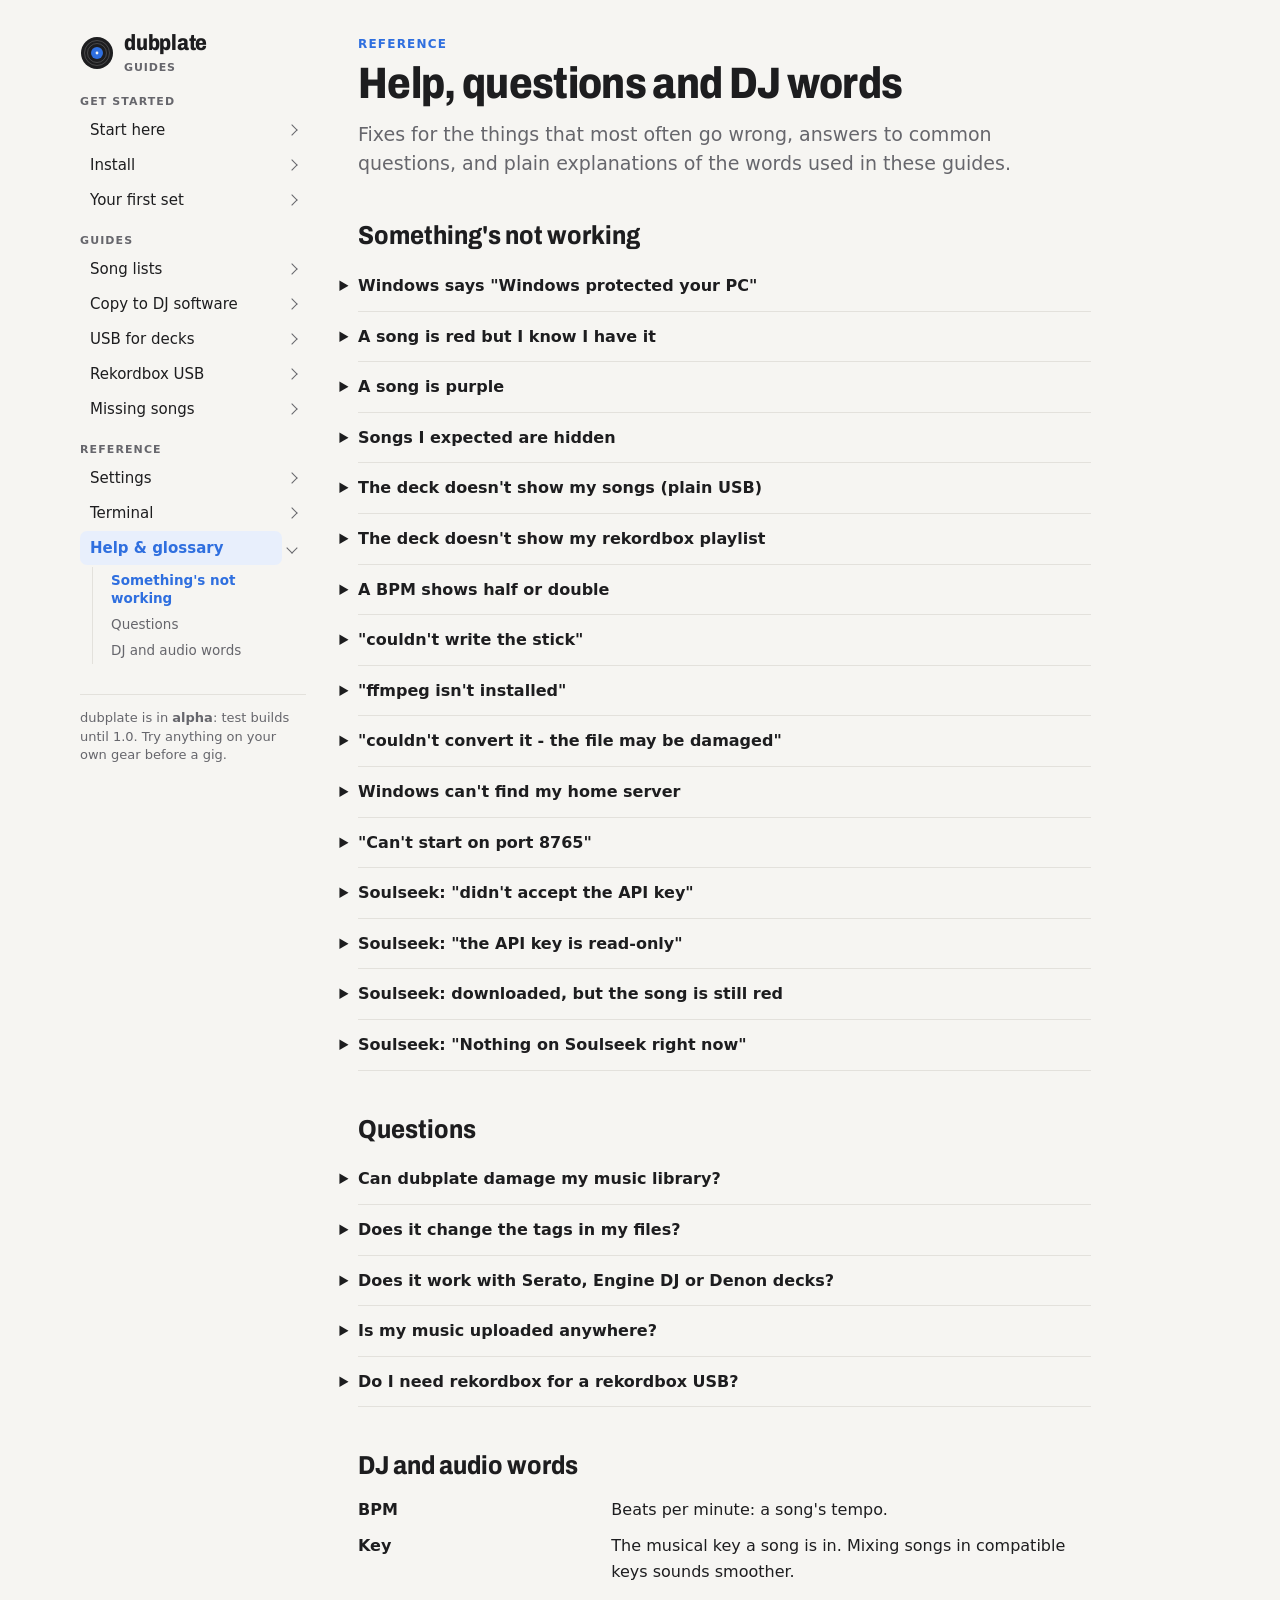
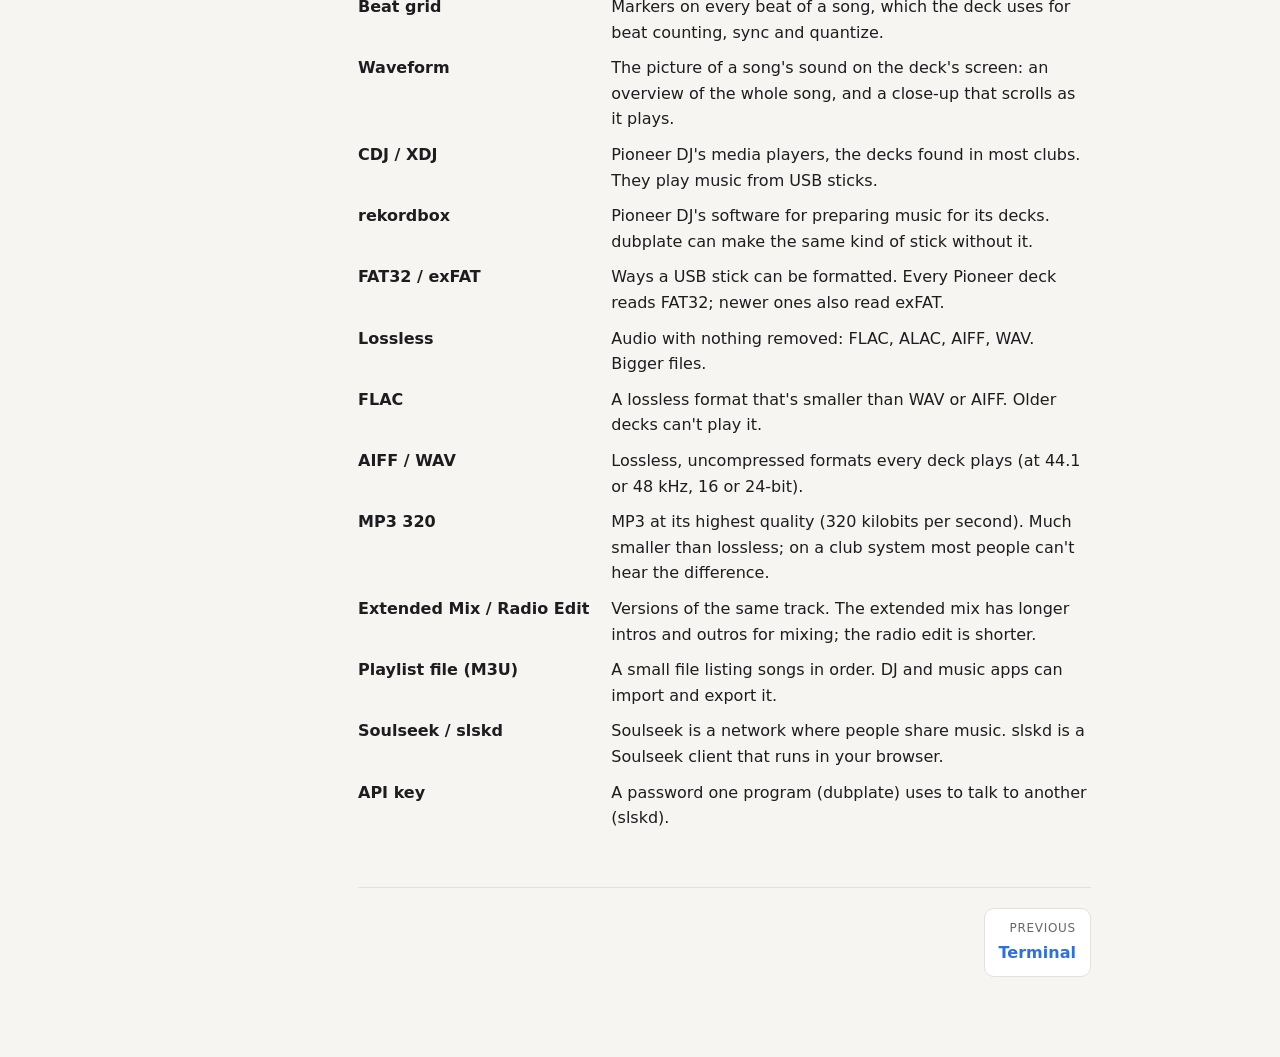
<file: docs/help.html>
<!doctype html>
<html lang="en">
<head>
<meta charset="utf-8">
<meta name="viewport" content="width=device-width, initial-scale=1, viewport-fit=cover">
<title>Help & glossary · dubplate guides</title>
<meta name="description" content="Fixes for common problems with dubplate, frequently asked questions, and a glossary of DJ and audio terms.">
<link rel="preconnect" href="https://fonts.googleapis.com">
<link rel="preconnect" href="https://fonts.gstatic.com" crossorigin>
<link rel="stylesheet" href="https://fonts.googleapis.com/css2?family=Archivo:wdth,wght@75..100,600..800&family=JetBrains+Mono:wght@400;600&display=swap">
<link rel="stylesheet" href="guide.css">
</head>
<body>
<div class="shell">
<aside class="side">
<a class="brand" href="index.html"><svg width="34" height="34" viewBox="0 0 34 34" aria-hidden="true"><circle cx="17" cy="17" r="16" fill="var(--ink)"/>
<circle cx="17" cy="17" r="12.5" fill="none" stroke="var(--bg)" stroke-opacity=".25" stroke-width=".8"/>
<circle cx="17" cy="17" r="9.5" fill="none" stroke="var(--bg)" stroke-opacity=".25" stroke-width=".8"/>
<circle cx="17" cy="17" r="6" fill="var(--acc)"/><circle cx="17" cy="17" r="1.4" fill="var(--bg)"/></svg><div><b>dubplate</b><span>Guides</span></div></a>
<details id="nav" open><summary>All guides</summary>
<nav aria-label="Guides">
<h4>Get started</h4><ul class="toc">
<li><details><summary><a href="index.html">Start here</a></summary><ul class="secs"><li><a href="index.html#what-dubplate-does">What dubplate does</a></li><li><a href="index.html#where-do-you-want-to-start">Where do you want to start?</a></li><li><a href="index.html#which-kind-of-copy-do-you-need">Which kind of copy do you need?</a></li><li><a href="index.html#what-you-need">What you need</a></li></ul></details></li>
<li><details><summary><a href="install.html">Install</a></summary><ul class="secs"><li><a href="install.html#windows">Windows</a></li><li><a href="install.html#linux">Linux</a></li><li><a href="install.html#where-it-looks-for-your-music">Where it looks for your music</a></li><li><a href="install.html#updates">Updates</a></li></ul></details></li>
<li><details><summary><a href="first-set.html">Your first set</a></summary><ul class="secs"><li><a href="first-set.html#1-give-it-your-list">1. Give it your list</a></li><li><a href="first-set.html#2-check-what-it-found">2. Check what it found</a></li><li><a href="first-set.html#3-choose-where-they-go">3. Choose where they go</a></li><li><a href="first-set.html#4-copy">4. Copy</a></li><li><a href="first-set.html#every-option-explains-itself">Every option explains itself</a></li></ul></details></li>
</ul>
<h4>Guides</h4><ul class="toc">
<li><details><summary><a href="song-lists.html">Song lists</a></summary><ul class="secs"><li><a href="song-lists.html#what-you-can-give-it">What you can give it</a></li><li><a href="song-lists.html#getting-a-list-out-of-other-apps">Getting a list out of other apps</a></li><li><a href="song-lists.html#how-songs-are-matched">How songs are matched</a></li></ul></details></li>
<li><details><summary><a href="copy-folder.html">Copy to DJ software</a></summary><ul class="secs"><li><a href="copy-folder.html#copy-the-songs">Copy the songs</a></li><li><a href="copy-folder.html#options">Options</a></li><li><a href="copy-folder.html#then-in-your-dj-software">Then, in your DJ software</a></li><li><a href="copy-folder.html#it-remembers-what-it-copied">It remembers what it copied</a></li></ul></details></li>
<li><details><summary><a href="usb-sticks.html">USB for decks</a></summary><ul class="secs"><li><a href="usb-sticks.html#get-the-stick-ready">Get the stick ready</a></li><li><a href="usb-sticks.html#make-the-stick">Make the stick</a></li><li><a href="usb-sticks.html#what-gets-converted">What gets converted</a></li><li><a href="usb-sticks.html#at-the-deck">At the deck</a></li><li><a href="usb-sticks.html#good-to-know">Good to know</a></li></ul></details></li>
<li><details><summary><a href="rekordbox-usb.html">Rekordbox USB</a></summary><ul class="secs"><li><a href="rekordbox-usb.html#what-you-get-on-the-decks">What you get on the decks</a></li><li><a href="rekordbox-usb.html#make-the-stick">Make the stick</a></li><li><a href="rekordbox-usb.html#at-the-deck">At the deck</a></li><li><a href="rekordbox-usb.html#formats">Which format?</a></li><li><a href="rekordbox-usb.html#more-than-one-set">More than one set</a></li><li><a href="rekordbox-usb.html#backups-and-restore">Backups and Restore</a></li><li><a href="rekordbox-usb.html#safe-to-interrupt">Safe to interrupt</a></li><li><a href="rekordbox-usb.html#what-s-on-the-stick">What's on the stick</a></li><li><a href="rekordbox-usb.html#things-to-know">Things to know</a></li></ul></details></li>
<li><details><summary><a href="missing-songs.html">Missing songs</a></summary><ul class="secs"><li><a href="missing-songs.html#first-check-it-really-is-missing">First, check it really is missing</a></li><li><a href="missing-songs.html#keep-a-shopping-list">Keep a shopping list</a></li><li><a href="missing-songs.html#fetch-them-through-soulseek">Fetch them through Soulseek</a></li></ul></details></li>
</ul>
<h4>Reference</h4><ul class="toc">
<li><details><summary><a href="settings.html">Settings</a></summary><ul class="secs"><li><a href="settings.html#settings">⚙ Settings</a></li><li><a href="settings.html#using-the-page-from-your-phone-or-another-computer">Using the page from your phone or another computer</a></li><li><a href="settings.html#what-dubplate-keeps">What dubplate keeps</a></li></ul></details></li>
<li><details><summary><a href="terminal.html">Terminal</a></summary><ul class="secs"><li><a href="terminal.html#commands">Commands</a></li><li><a href="terminal.html#options-for-copy">Options for copy</a></li><li><a href="terminal.html#options-for-the-page">Options for the page</a></li><li><a href="terminal.html#updates">Updates</a></li></ul></details></li>
<li><details open><summary><a href="help.html" aria-current="page">Help & glossary</a></summary><ul class="secs"><li><a href="#something-s-not-working">Something's not working</a></li><li><a href="#questions">Questions</a></li><li><a href="#dj-and-audio-words">DJ and audio words</a></li></ul></details></li>
</ul>
</nav>
</details>
<p class="alpha">dubplate is in <strong>alpha</strong>: test builds until 1.0. Try anything on your own gear before a gig.</p>
</aside>
<main>
<p class="kicker">Reference</p>
<h1>Help, questions and DJ words</h1>
<p class="lede">Fixes for the things that most often go wrong, answers to common questions, and plain explanations of the words used in these guides.</p>
<h2 id="something-s-not-working">Something's not working</h2>
<details class="q"><summary>Windows says "Windows protected your PC"</summary><p>dubplate isn't signed with a paid certificate. Click <strong>More info</strong>, then <strong>Run anyway</strong>. You only see this the first time.</p></details>
<details class="q"><summary>A song is red but I know I have it</summary><p>dubplate matches file and folder names, not the tags inside files. Click <strong>Search the library myself…</strong> under the song, or check your list's spelling against the file name. If you added the song just now, click <strong>Rescan library</strong>.</p></details>
<details class="q"><summary>A song is purple</summary><p>You don't have the exact version on your list (for example the Extended Mix). Tick it to copy the version you do have, or pick another from its menu.</p></details>
<details class="q"><summary>Songs I expected are hidden</summary><p>They were already copied to that place before. Click <strong>✓ already copied</strong> to see them, and tick any to copy them again.</p></details>
<details class="q"><summary>The deck doesn't show my songs (plain USB)</summary><p>Use the deck's <strong>folder</strong> view, not its library or playlist view, and a stick formatted as FAT32.</p></details>
<details class="q"><summary>The deck doesn't show my rekordbox playlist</summary><p>In dubplate, pick the stick's top folder (like <code>E:\</code>), not a folder on it. Use a FAT32 stick, and eject it properly before unplugging. On the deck, choose the stick as the source and open <strong>PLAYLIST</strong>, not the folder view.</p></details>
<details class="q"><summary>A BPM shows half or double</summary><p>Each song gets one tempo fitted to the whole song, as rekordbox's normal analysis does, so a mostly half-time song can read as half its tempo. dubplate can't correct a BPM by hand yet.</p></details>
<details class="q"><summary>"couldn't write the stick"</summary><p>The message says why. Usually the stick is full or write-protected. If anything had changed on the stick, the message names the backup that holds the library from before; restore it from the Rekordbox USB tab.</p></details>
<details class="q"><summary>"ffmpeg isn't installed"</summary><p>ffmpeg does the plain USB's conversions, and reads Opus, WMA, APE and WavPack songs for rekordbox sticks. On Windows, click <strong>Install ffmpeg now</strong> on the page. On Linux: <code>sudo apt install ffmpeg</code>.</p></details>
<details class="q"><summary>"couldn't convert it - the file may be damaged"</summary><p>The file couldn't be read. Try playing it on your computer; you may need a fresh copy of that song.</p></details>
<details class="q"><summary>Windows can't find my home server</summary><p>Check that you can open the server's music share (like <code>\\server\home\Music</code>) in File Explorer. On the server, the file-sharing settings and firewall must allow your network.</p></details>
<details class="q"><summary>"Can't start on port 8765"</summary><p>Something else is using that port. Start dubplate with <code>dubplate serve --port 8766</code>.</p></details>
<details class="q"><summary>Soulseek: "didn't accept the API key"</summary><p>The key in ⚙ Settings must match the one in slskd's options exactly, and slskd may need a restart after you add it.</p></details>
<details class="q"><summary>Soulseek: "the API key is read-only"</summary><p>Give the key <code>role: readwrite</code> in slskd's options.</p></details>
<details class="q"><summary>Soulseek: downloaded, but the song is still red</summary><p>The song is in slskd's download folder, which isn't one of your library folders. Add it under ⚙ Settings → <strong>Also look in</strong>.</p></details>
<details class="q"><summary>Soulseek: "Nothing on Soulseek right now"</summary><p>Nobody online is sharing it at the moment, or it's named differently. Try again later, or change how the song is written on your list.</p></details>

<h2 id="questions">Questions</h2>
<details class="q"><summary>Can dubplate damage my music library?</summary><p>No. It only reads your library and copies from it. It never moves, renames, deletes or overwrites your files.</p></details>
<details class="q"><summary>Does it change the tags in my files?</summary><p>No. Your originals aren't touched. On a plain USB, converted copies keep their tags and artwork. On a rekordbox stick, the song's details live in the stick's library instead.</p></details>
<details class="q"><summary>Does it work with Serato, Engine DJ or Denon decks?</summary><p>Copying to a folder works with any DJ software. The USB sticks are made for Pioneer CDJs and XDJs; a plain USB's folders may also play on other decks that read FAT32 sticks, but that isn't tested.</p></details>
<details class="q"><summary>Is my music uploaded anywhere?</summary><p>No. Everything happens on your computer. The only thing dubplate sends over the internet is its check for updates (and, if you set it up, requests to your own slskd).</p></details>
<details class="q"><summary>Do I need rekordbox for a rekordbox USB?</summary><p>No. dubplate writes the stick itself. You can still open the stick in rekordbox if you want.</p></details>

<h2 id="dj-and-audio-words">DJ and audio words</h2>
<dl class="terms">
<dt>BPM</dt><dd>Beats per minute: a song's tempo.</dd>
<dt>Key</dt><dd>The musical key a song is in. Mixing songs in compatible keys sounds smoother.</dd>
<dt>Beat grid</dt><dd>Markers on every beat of a song, which the deck uses for beat counting, sync and quantize.</dd>
<dt>Waveform</dt><dd>The picture of a song's sound on the deck's screen: an overview of the whole song, and a close-up that scrolls as it plays.</dd>
<dt>CDJ / XDJ</dt><dd>Pioneer DJ's media players, the decks found in most clubs. They play music from USB sticks.</dd>
<dt>rekordbox</dt><dd>Pioneer DJ's software for preparing music for its decks. dubplate can make the same kind of stick without it.</dd>
<dt>FAT32 / exFAT</dt><dd>Ways a USB stick can be formatted. Every Pioneer deck reads FAT32; newer ones also read exFAT.</dd>
<dt>Lossless</dt><dd>Audio with nothing removed: FLAC, ALAC, AIFF, WAV. Bigger files.</dd>
<dt>FLAC</dt><dd>A lossless format that's smaller than WAV or AIFF. Older decks can't play it.</dd>
<dt>AIFF / WAV</dt><dd>Lossless, uncompressed formats every deck plays (at 44.1 or 48 kHz, 16 or 24-bit).</dd>
<dt>MP3 320</dt><dd>MP3 at its highest quality (320 kilobits per second). Much smaller than lossless; on a club system most people can't hear the difference.</dd>
<dt>Extended Mix / Radio Edit</dt><dd>Versions of the same track. The extended mix has longer intros and outros for mixing; the radio edit is shorter.</dd>
<dt>Playlist file (M3U)</dt><dd>A small file listing songs in order. DJ and music apps can import and export it.</dd>
<dt>Soulseek / slskd</dt><dd>Soulseek is a network where people share music. slskd is a Soulseek client that runs in your browser.</dd>
<dt>API key</dt><dd>A password one program (dubplate) uses to talk to another (slskd).</dd>
</dl>
<nav class="next" aria-label="More guides"><a href="terminal.html"><small>Previous</small><b>Terminal</b></a></nav>
</main>
</div>
<script>
if (window.matchMedia("(max-width: 860px)").matches) document.getElementById("nav").removeAttribute("open");
// highlight the section being read in the sidebar
(function () {
  var links = {};
  document.querySelectorAll('.side details[open] .secs a').forEach(function (a) { links[a.hash.slice(1)] = a; });
  var heads = Array.prototype.filter.call(document.querySelectorAll("main h2[id]"), function (h) { return links[h.id]; });
  if (!heads.length) return;
  function mark() {
    var cur = heads[0];
    heads.forEach(function (h) { if (h.getBoundingClientRect().top < 140) cur = h; });
    Object.keys(links).forEach(function (k) { links[k].classList.toggle("on", k === cur.id); });
  }
  document.addEventListener("scroll", mark, { passive: true });
  mark();
})();
</script>
</body>
</html>
</file>
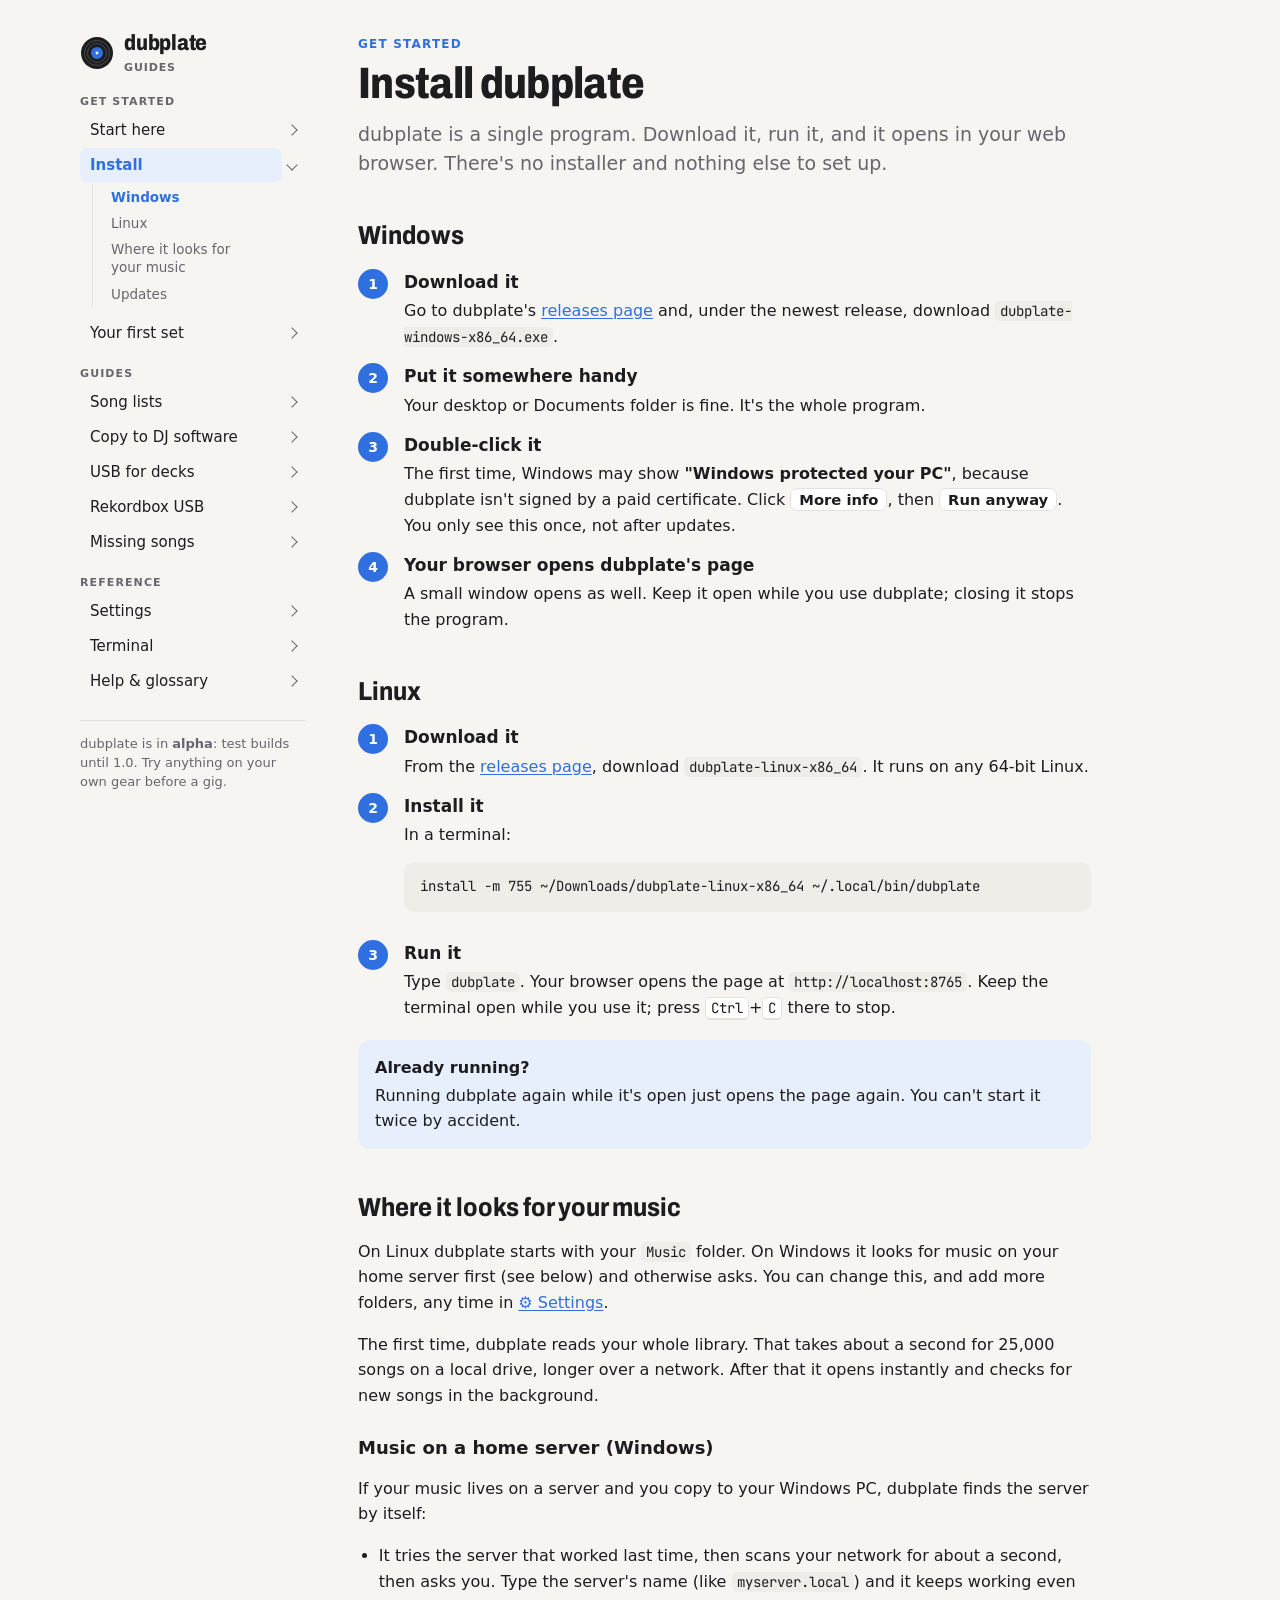
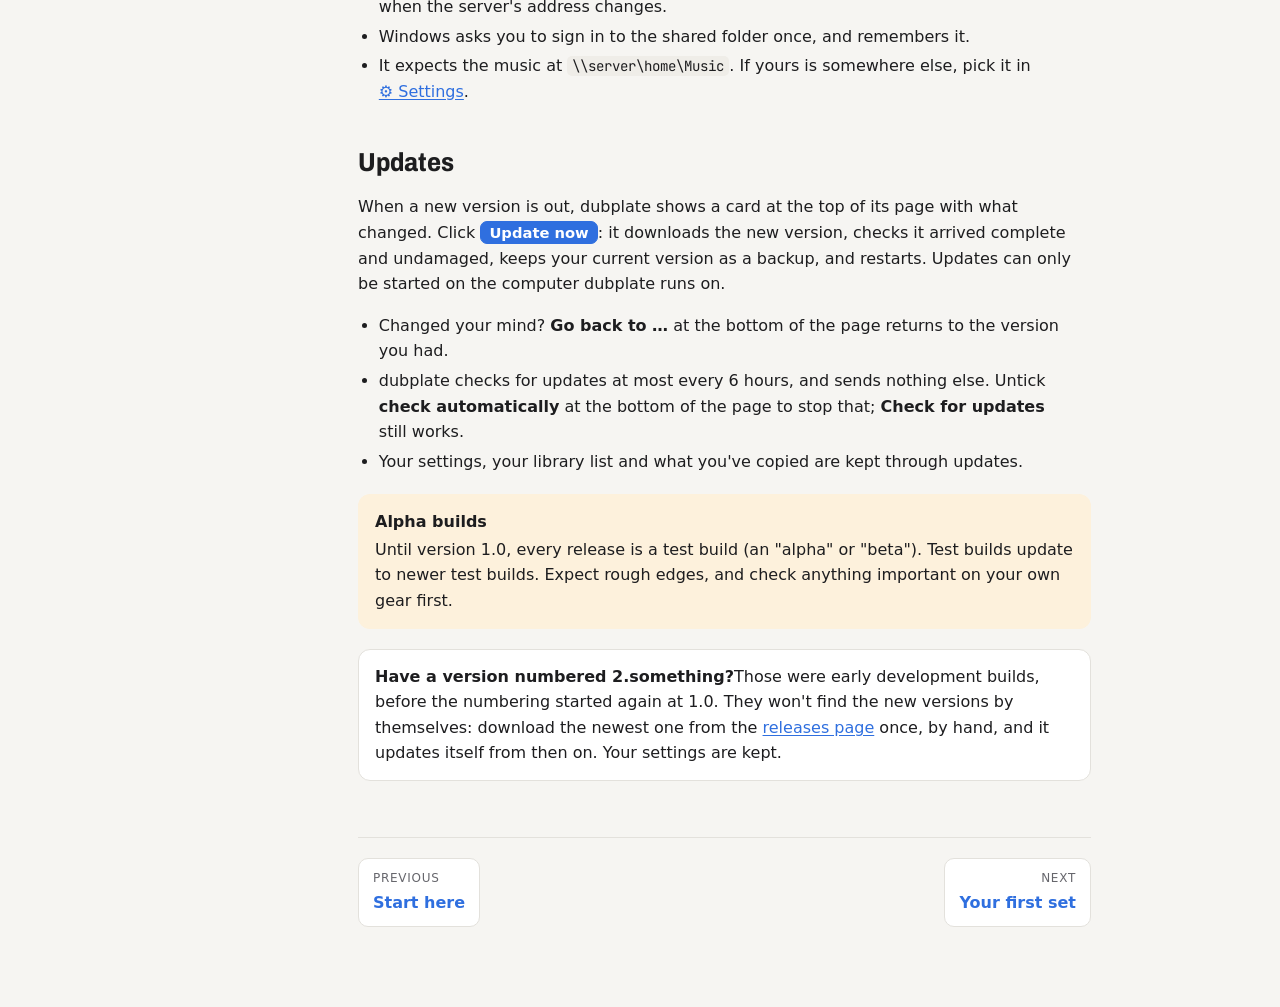
<file: docs/install.html>
<!doctype html>
<html lang="en">
<head>
<meta charset="utf-8">
<meta name="viewport" content="width=device-width, initial-scale=1, viewport-fit=cover">
<title>Install · dubplate guides</title>
<meta name="description" content="Download and run dubplate on Windows or Linux, and keep it up to date.">
<link rel="preconnect" href="https://fonts.googleapis.com">
<link rel="preconnect" href="https://fonts.gstatic.com" crossorigin>
<link rel="stylesheet" href="https://fonts.googleapis.com/css2?family=Archivo:wdth,wght@75..100,600..800&family=JetBrains+Mono:wght@400;600&display=swap">
<link rel="stylesheet" href="guide.css">
</head>
<body>
<div class="shell">
<aside class="side">
<a class="brand" href="index.html"><svg width="34" height="34" viewBox="0 0 34 34" aria-hidden="true"><circle cx="17" cy="17" r="16" fill="var(--ink)"/>
<circle cx="17" cy="17" r="12.5" fill="none" stroke="var(--bg)" stroke-opacity=".25" stroke-width=".8"/>
<circle cx="17" cy="17" r="9.5" fill="none" stroke="var(--bg)" stroke-opacity=".25" stroke-width=".8"/>
<circle cx="17" cy="17" r="6" fill="var(--acc)"/><circle cx="17" cy="17" r="1.4" fill="var(--bg)"/></svg><div><b>dubplate</b><span>Guides</span></div></a>
<details id="nav" open><summary>All guides</summary>
<nav aria-label="Guides">
<h4>Get started</h4><ul class="toc">
<li><details><summary><a href="index.html">Start here</a></summary><ul class="secs"><li><a href="index.html#what-dubplate-does">What dubplate does</a></li><li><a href="index.html#where-do-you-want-to-start">Where do you want to start?</a></li><li><a href="index.html#which-kind-of-copy-do-you-need">Which kind of copy do you need?</a></li><li><a href="index.html#what-you-need">What you need</a></li></ul></details></li>
<li><details open><summary><a href="install.html" aria-current="page">Install</a></summary><ul class="secs"><li><a href="#windows">Windows</a></li><li><a href="#linux">Linux</a></li><li><a href="#where-it-looks-for-your-music">Where it looks for your music</a></li><li><a href="#updates">Updates</a></li></ul></details></li>
<li><details><summary><a href="first-set.html">Your first set</a></summary><ul class="secs"><li><a href="first-set.html#1-give-it-your-list">1. Give it your list</a></li><li><a href="first-set.html#2-check-what-it-found">2. Check what it found</a></li><li><a href="first-set.html#3-choose-where-they-go">3. Choose where they go</a></li><li><a href="first-set.html#4-copy">4. Copy</a></li><li><a href="first-set.html#every-option-explains-itself">Every option explains itself</a></li></ul></details></li>
</ul>
<h4>Guides</h4><ul class="toc">
<li><details><summary><a href="song-lists.html">Song lists</a></summary><ul class="secs"><li><a href="song-lists.html#what-you-can-give-it">What you can give it</a></li><li><a href="song-lists.html#getting-a-list-out-of-other-apps">Getting a list out of other apps</a></li><li><a href="song-lists.html#how-songs-are-matched">How songs are matched</a></li></ul></details></li>
<li><details><summary><a href="copy-folder.html">Copy to DJ software</a></summary><ul class="secs"><li><a href="copy-folder.html#copy-the-songs">Copy the songs</a></li><li><a href="copy-folder.html#options">Options</a></li><li><a href="copy-folder.html#then-in-your-dj-software">Then, in your DJ software</a></li><li><a href="copy-folder.html#it-remembers-what-it-copied">It remembers what it copied</a></li></ul></details></li>
<li><details><summary><a href="usb-sticks.html">USB for decks</a></summary><ul class="secs"><li><a href="usb-sticks.html#get-the-stick-ready">Get the stick ready</a></li><li><a href="usb-sticks.html#make-the-stick">Make the stick</a></li><li><a href="usb-sticks.html#what-gets-converted">What gets converted</a></li><li><a href="usb-sticks.html#at-the-deck">At the deck</a></li><li><a href="usb-sticks.html#good-to-know">Good to know</a></li></ul></details></li>
<li><details><summary><a href="rekordbox-usb.html">Rekordbox USB</a></summary><ul class="secs"><li><a href="rekordbox-usb.html#what-you-get-on-the-decks">What you get on the decks</a></li><li><a href="rekordbox-usb.html#make-the-stick">Make the stick</a></li><li><a href="rekordbox-usb.html#at-the-deck">At the deck</a></li><li><a href="rekordbox-usb.html#formats">Which format?</a></li><li><a href="rekordbox-usb.html#more-than-one-set">More than one set</a></li><li><a href="rekordbox-usb.html#backups-and-restore">Backups and Restore</a></li><li><a href="rekordbox-usb.html#safe-to-interrupt">Safe to interrupt</a></li><li><a href="rekordbox-usb.html#what-s-on-the-stick">What's on the stick</a></li><li><a href="rekordbox-usb.html#things-to-know">Things to know</a></li></ul></details></li>
<li><details><summary><a href="missing-songs.html">Missing songs</a></summary><ul class="secs"><li><a href="missing-songs.html#first-check-it-really-is-missing">First, check it really is missing</a></li><li><a href="missing-songs.html#keep-a-shopping-list">Keep a shopping list</a></li><li><a href="missing-songs.html#fetch-them-through-soulseek">Fetch them through Soulseek</a></li></ul></details></li>
</ul>
<h4>Reference</h4><ul class="toc">
<li><details><summary><a href="settings.html">Settings</a></summary><ul class="secs"><li><a href="settings.html#settings">⚙ Settings</a></li><li><a href="settings.html#using-the-page-from-your-phone-or-another-computer">Using the page from your phone or another computer</a></li><li><a href="settings.html#what-dubplate-keeps">What dubplate keeps</a></li></ul></details></li>
<li><details><summary><a href="terminal.html">Terminal</a></summary><ul class="secs"><li><a href="terminal.html#commands">Commands</a></li><li><a href="terminal.html#options-for-copy">Options for copy</a></li><li><a href="terminal.html#options-for-the-page">Options for the page</a></li><li><a href="terminal.html#updates">Updates</a></li></ul></details></li>
<li><details><summary><a href="help.html">Help & glossary</a></summary><ul class="secs"><li><a href="help.html#something-s-not-working">Something's not working</a></li><li><a href="help.html#questions">Questions</a></li><li><a href="help.html#dj-and-audio-words">DJ and audio words</a></li></ul></details></li>
</ul>
</nav>
</details>
<p class="alpha">dubplate is in <strong>alpha</strong>: test builds until 1.0. Try anything on your own gear before a gig.</p>
</aside>
<main>
<p class="kicker">Get started</p>
<h1>Install dubplate</h1>
<p class="lede">dubplate is a single program. Download it, run it, and it opens in your web browser. There's no installer and nothing else to set up.</p>
<h2 id="windows">Windows</h2>
<ol class="steps">
<li><b>Download it</b>Go to dubplate's <a href="https://github.com/vampyshiv/dubplate/releases">releases page</a> and, under the newest release, download <code>dubplate-windows-x86_64.exe</code>.</li>
<li><b>Put it somewhere handy</b>Your desktop or Documents folder is fine. It's the whole program.</li>
<li><b>Double-click it</b>The first time, Windows may show <strong>"Windows protected your PC"</strong>, because dubplate isn't signed by a paid certificate. Click <span class="btn">More info</span>, then <span class="btn">Run anyway</span>. You only see this once, not after updates.</li>
<li><b>Your browser opens dubplate's page</b>A small window opens as well. Keep it open while you use dubplate; closing it stops the program.</li>
</ol>

<h2 id="linux">Linux</h2>
<ol class="steps">
<li><b>Download it</b>From the <a href="https://github.com/vampyshiv/dubplate/releases">releases page</a>, download <code>dubplate-linux-x86_64</code>. It runs on any 64-bit Linux.</li>
<li><b>Install it</b>In a terminal:
<pre><code>install -m 755 ~/Downloads/dubplate-linux-x86_64 ~/.local/bin/dubplate</code></pre></li>
<li><b>Run it</b>Type <code>dubplate</code>. Your browser opens the page at <code>http://localhost:8765</code>. Keep the terminal open while you use it; press <kbd>Ctrl</kbd>+<kbd>C</kbd> there to stop.</li>
</ol>

<div class="note tip"><strong>Already running?</strong>Running dubplate again while it's open just opens the page again. You can't start it twice by accident.</div>

<h2 id="where-it-looks-for-your-music">Where it looks for your music</h2>
<p>On Linux dubplate starts with your <code>Music</code> folder. On Windows it looks for music on your home server first (see below) and otherwise asks. You can change this, and add more folders, any time in <a href="settings.html">⚙ Settings</a>.</p>
<p>The first time, dubplate reads your whole library. That takes about a second for 25,000 songs on a local drive, longer over a network. After that it opens instantly and checks for new songs in the background.</p>

<h3>Music on a home server (Windows)</h3>
<p>If your music lives on a server and you copy to your Windows PC, dubplate finds the server by itself:</p>
<ul>
<li>It tries the server that worked last time, then scans your network for about a second, then asks you. Type the server's name (like <code>myserver.local</code>) and it keeps working even when the server's address changes.</li>
<li>Windows asks you to sign in to the shared folder once, and remembers it.</li>
<li>It expects the music at <code>\\server\home\Music</code>. If yours is somewhere else, pick it in <a href="settings.html">⚙ Settings</a>.</li>
</ul>

<h2 id="updates">Updates</h2>
<p>When a new version is out, dubplate shows a card at the top of its page with what changed. Click <span class="btn primary">Update now</span>: it downloads the new version, checks it arrived complete and undamaged, keeps your current version as a backup, and restarts. Updates can only be started on the computer dubplate runs on.</p>
<ul>
<li>Changed your mind? <strong>Go back to …</strong> at the bottom of the page returns to the version you had.</li>
<li>dubplate checks for updates at most every 6 hours, and sends nothing else. Untick <strong>check automatically</strong> at the bottom of the page to stop that; <strong>Check for updates</strong> still works.</li>
<li>Your settings, your library list and what you've copied are kept through updates.</li>
</ul>

<div class="note careful"><strong>Alpha builds</strong>Until version 1.0, every release is a test build (an "alpha" or "beta"). Test builds update to newer test builds. Expect rough edges, and check anything important on your own gear first.</div>
<div class="note"><strong>Have a version numbered 2.something?</strong>Those were early development builds, before the numbering started again at 1.0. They won't find the new versions by themselves: download the newest one from the <a href="https://github.com/vampyshiv/dubplate/releases">releases page</a> once, by hand, and it updates itself from then on. Your settings are kept.</div>
<nav class="next" aria-label="More guides"><a href="index.html"><small>Previous</small><b>Start here</b></a><a href="first-set.html"><small>Next</small><b>Your first set</b></a></nav>
</main>
</div>
<script>
if (window.matchMedia("(max-width: 860px)").matches) document.getElementById("nav").removeAttribute("open");
// highlight the section being read in the sidebar
(function () {
  var links = {};
  document.querySelectorAll('.side details[open] .secs a').forEach(function (a) { links[a.hash.slice(1)] = a; });
  var heads = Array.prototype.filter.call(document.querySelectorAll("main h2[id]"), function (h) { return links[h.id]; });
  if (!heads.length) return;
  function mark() {
    var cur = heads[0];
    heads.forEach(function (h) { if (h.getBoundingClientRect().top < 140) cur = h; });
    Object.keys(links).forEach(function (k) { links[k].classList.toggle("on", k === cur.id); });
  }
  document.addEventListener("scroll", mark, { passive: true });
  mark();
})();
</script>
</body>
</html>
</file>
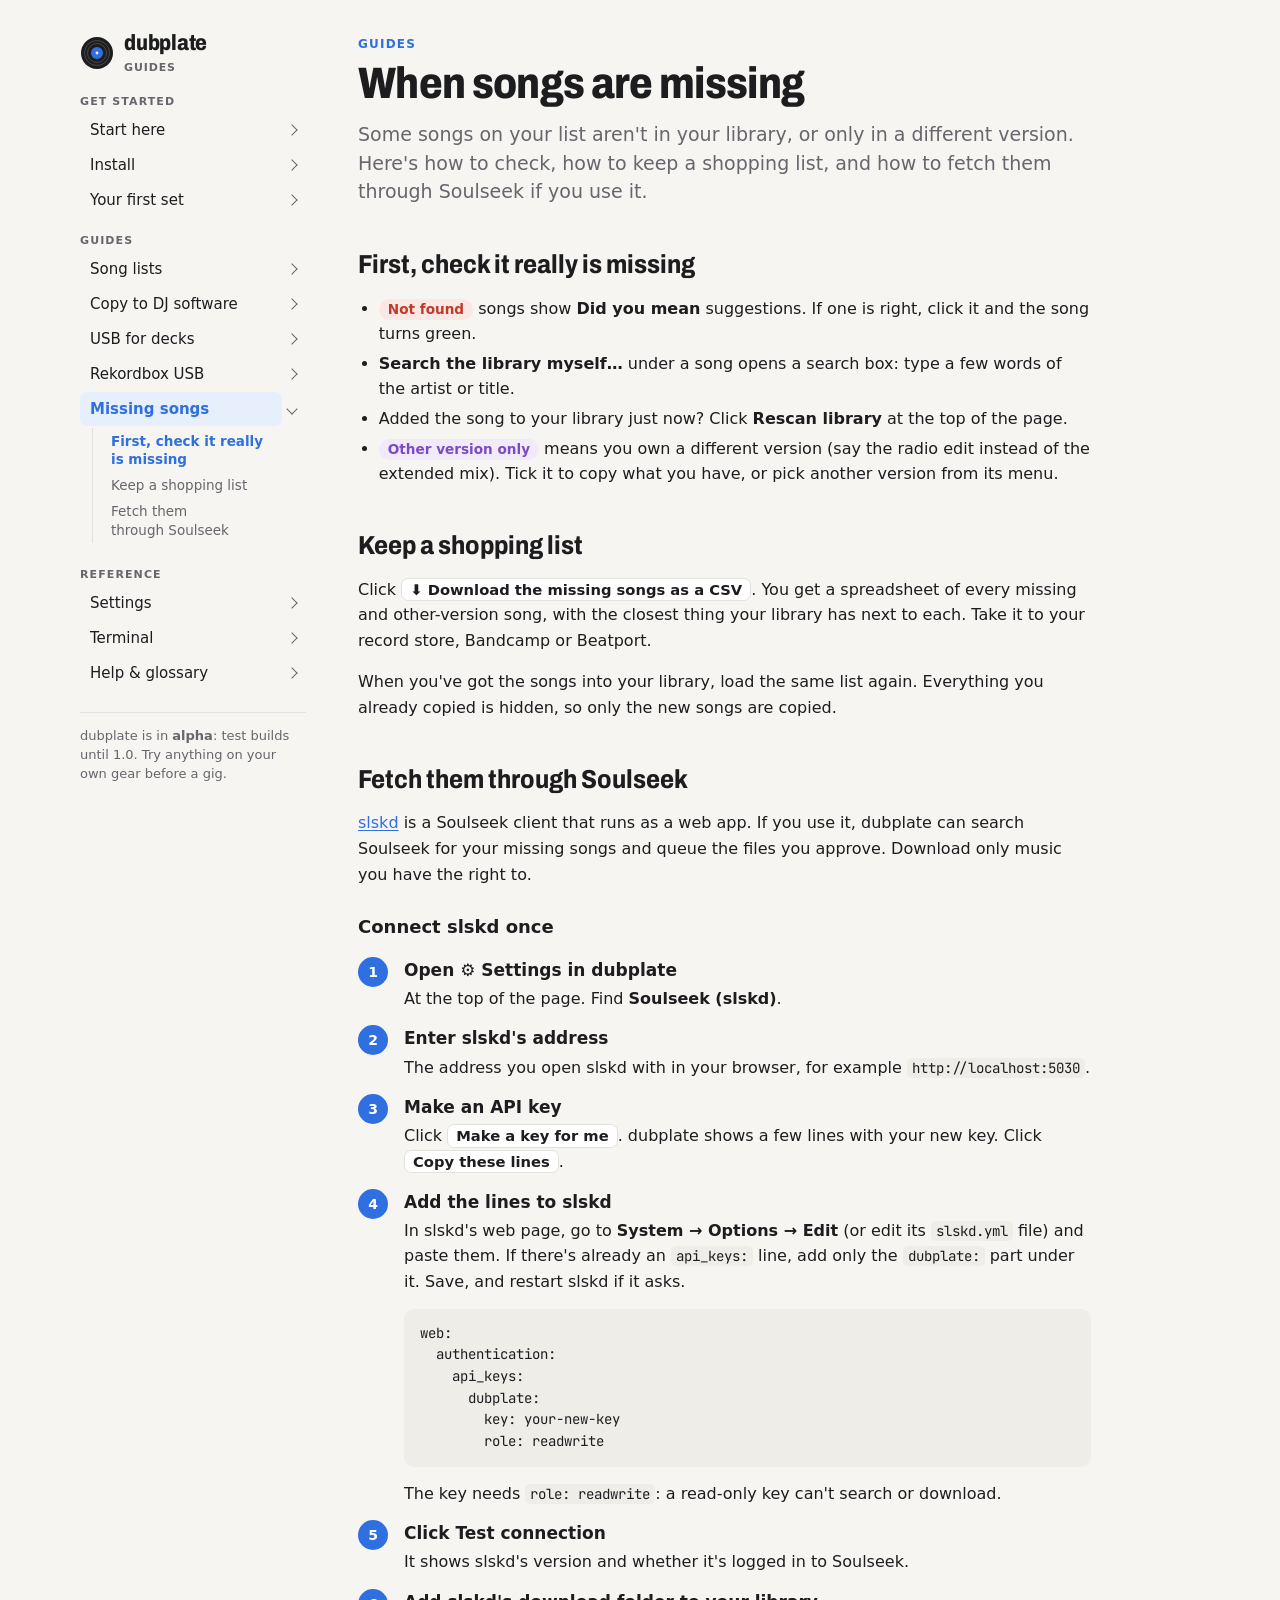
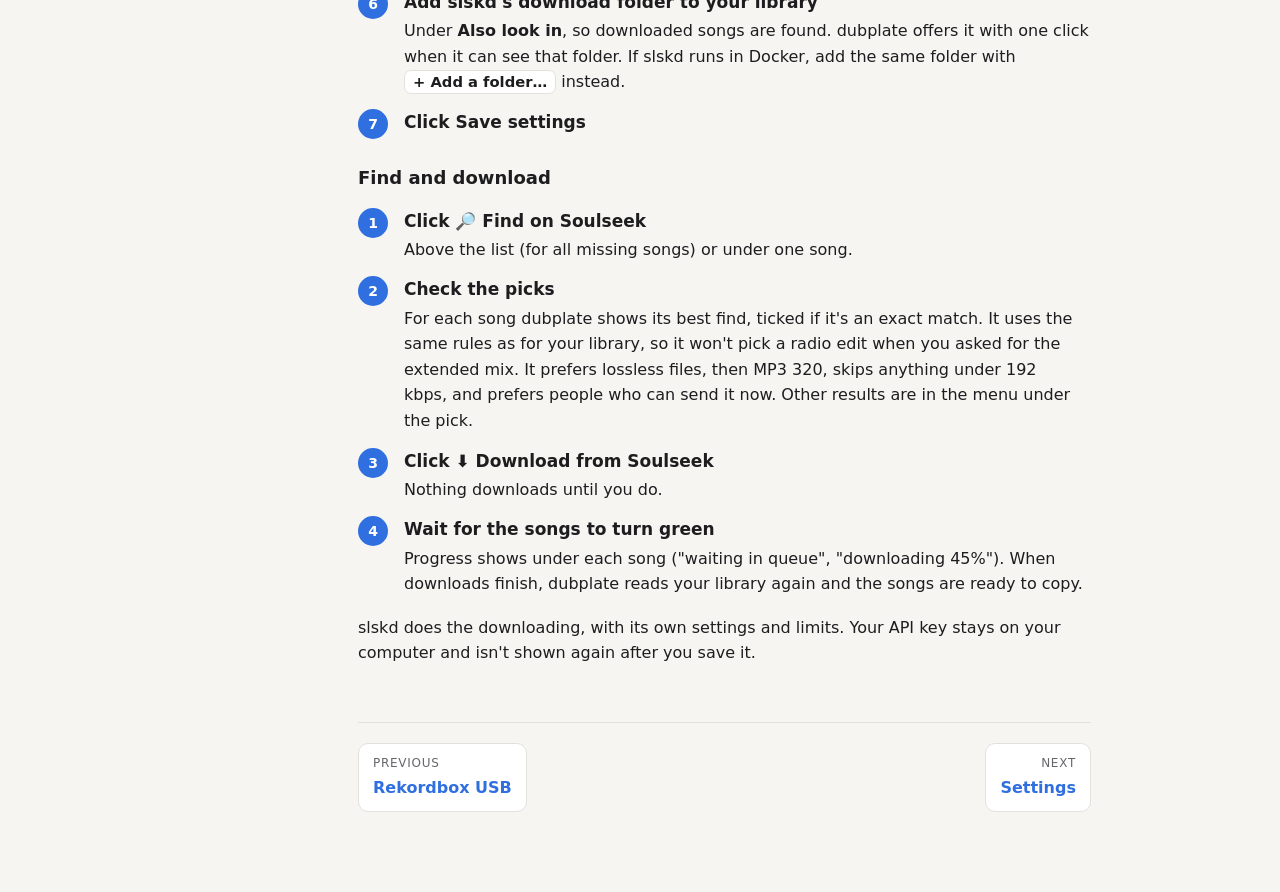
<file: docs/missing-songs.html>
<!doctype html>
<html lang="en">
<head>
<meta charset="utf-8">
<meta name="viewport" content="width=device-width, initial-scale=1, viewport-fit=cover">
<title>Missing songs · dubplate guides</title>
<meta name="description" content="What to do about songs dubplate can't find: check for near matches, download a shopping list, or fetch them through Soulseek with slskd.">
<link rel="preconnect" href="https://fonts.googleapis.com">
<link rel="preconnect" href="https://fonts.gstatic.com" crossorigin>
<link rel="stylesheet" href="https://fonts.googleapis.com/css2?family=Archivo:wdth,wght@75..100,600..800&family=JetBrains+Mono:wght@400;600&display=swap">
<link rel="stylesheet" href="guide.css">
</head>
<body>
<div class="shell">
<aside class="side">
<a class="brand" href="index.html"><svg width="34" height="34" viewBox="0 0 34 34" aria-hidden="true"><circle cx="17" cy="17" r="16" fill="var(--ink)"/>
<circle cx="17" cy="17" r="12.5" fill="none" stroke="var(--bg)" stroke-opacity=".25" stroke-width=".8"/>
<circle cx="17" cy="17" r="9.5" fill="none" stroke="var(--bg)" stroke-opacity=".25" stroke-width=".8"/>
<circle cx="17" cy="17" r="6" fill="var(--acc)"/><circle cx="17" cy="17" r="1.4" fill="var(--bg)"/></svg><div><b>dubplate</b><span>Guides</span></div></a>
<details id="nav" open><summary>All guides</summary>
<nav aria-label="Guides">
<h4>Get started</h4><ul class="toc">
<li><details><summary><a href="index.html">Start here</a></summary><ul class="secs"><li><a href="index.html#what-dubplate-does">What dubplate does</a></li><li><a href="index.html#where-do-you-want-to-start">Where do you want to start?</a></li><li><a href="index.html#which-kind-of-copy-do-you-need">Which kind of copy do you need?</a></li><li><a href="index.html#what-you-need">What you need</a></li></ul></details></li>
<li><details><summary><a href="install.html">Install</a></summary><ul class="secs"><li><a href="install.html#windows">Windows</a></li><li><a href="install.html#linux">Linux</a></li><li><a href="install.html#where-it-looks-for-your-music">Where it looks for your music</a></li><li><a href="install.html#updates">Updates</a></li></ul></details></li>
<li><details><summary><a href="first-set.html">Your first set</a></summary><ul class="secs"><li><a href="first-set.html#1-give-it-your-list">1. Give it your list</a></li><li><a href="first-set.html#2-check-what-it-found">2. Check what it found</a></li><li><a href="first-set.html#3-choose-where-they-go">3. Choose where they go</a></li><li><a href="first-set.html#4-copy">4. Copy</a></li><li><a href="first-set.html#every-option-explains-itself">Every option explains itself</a></li></ul></details></li>
</ul>
<h4>Guides</h4><ul class="toc">
<li><details><summary><a href="song-lists.html">Song lists</a></summary><ul class="secs"><li><a href="song-lists.html#what-you-can-give-it">What you can give it</a></li><li><a href="song-lists.html#getting-a-list-out-of-other-apps">Getting a list out of other apps</a></li><li><a href="song-lists.html#how-songs-are-matched">How songs are matched</a></li></ul></details></li>
<li><details><summary><a href="copy-folder.html">Copy to DJ software</a></summary><ul class="secs"><li><a href="copy-folder.html#copy-the-songs">Copy the songs</a></li><li><a href="copy-folder.html#options">Options</a></li><li><a href="copy-folder.html#then-in-your-dj-software">Then, in your DJ software</a></li><li><a href="copy-folder.html#it-remembers-what-it-copied">It remembers what it copied</a></li></ul></details></li>
<li><details><summary><a href="usb-sticks.html">USB for decks</a></summary><ul class="secs"><li><a href="usb-sticks.html#get-the-stick-ready">Get the stick ready</a></li><li><a href="usb-sticks.html#make-the-stick">Make the stick</a></li><li><a href="usb-sticks.html#what-gets-converted">What gets converted</a></li><li><a href="usb-sticks.html#at-the-deck">At the deck</a></li><li><a href="usb-sticks.html#good-to-know">Good to know</a></li></ul></details></li>
<li><details><summary><a href="rekordbox-usb.html">Rekordbox USB</a></summary><ul class="secs"><li><a href="rekordbox-usb.html#what-you-get-on-the-decks">What you get on the decks</a></li><li><a href="rekordbox-usb.html#make-the-stick">Make the stick</a></li><li><a href="rekordbox-usb.html#at-the-deck">At the deck</a></li><li><a href="rekordbox-usb.html#formats">Which format?</a></li><li><a href="rekordbox-usb.html#more-than-one-set">More than one set</a></li><li><a href="rekordbox-usb.html#backups-and-restore">Backups and Restore</a></li><li><a href="rekordbox-usb.html#safe-to-interrupt">Safe to interrupt</a></li><li><a href="rekordbox-usb.html#what-s-on-the-stick">What's on the stick</a></li><li><a href="rekordbox-usb.html#things-to-know">Things to know</a></li></ul></details></li>
<li><details open><summary><a href="missing-songs.html" aria-current="page">Missing songs</a></summary><ul class="secs"><li><a href="#first-check-it-really-is-missing">First, check it really is missing</a></li><li><a href="#keep-a-shopping-list">Keep a shopping list</a></li><li><a href="#fetch-them-through-soulseek">Fetch them through Soulseek</a></li></ul></details></li>
</ul>
<h4>Reference</h4><ul class="toc">
<li><details><summary><a href="settings.html">Settings</a></summary><ul class="secs"><li><a href="settings.html#settings">⚙ Settings</a></li><li><a href="settings.html#using-the-page-from-your-phone-or-another-computer">Using the page from your phone or another computer</a></li><li><a href="settings.html#what-dubplate-keeps">What dubplate keeps</a></li></ul></details></li>
<li><details><summary><a href="terminal.html">Terminal</a></summary><ul class="secs"><li><a href="terminal.html#commands">Commands</a></li><li><a href="terminal.html#options-for-copy">Options for copy</a></li><li><a href="terminal.html#options-for-the-page">Options for the page</a></li><li><a href="terminal.html#updates">Updates</a></li></ul></details></li>
<li><details><summary><a href="help.html">Help & glossary</a></summary><ul class="secs"><li><a href="help.html#something-s-not-working">Something's not working</a></li><li><a href="help.html#questions">Questions</a></li><li><a href="help.html#dj-and-audio-words">DJ and audio words</a></li></ul></details></li>
</ul>
</nav>
</details>
<p class="alpha">dubplate is in <strong>alpha</strong>: test builds until 1.0. Try anything on your own gear before a gig.</p>
</aside>
<main>
<p class="kicker">Guides</p>
<h1>When songs are missing</h1>
<p class="lede">Some songs on your list aren't in your library, or only in a different version. Here's how to check, how to keep a shopping list, and how to fetch them through Soulseek if you use it.</p>
<h2 id="first-check-it-really-is-missing">First, check it really is missing</h2>
<ul>
<li><span class="chip bad">Not found</span> songs show <strong>Did you mean</strong> suggestions. If one is right, click it and the song turns green.</li>
<li><strong>Search the library myself…</strong> under a song opens a search box: type a few words of the artist or title.</li>
<li>Added the song to your library just now? Click <strong>Rescan library</strong> at the top of the page.</li>
<li><span class="chip alt">Other version only</span> means you own a different version (say the radio edit instead of the extended mix). Tick it to copy what you have, or pick another version from its menu.</li>
</ul>

<h2 id="keep-a-shopping-list">Keep a shopping list</h2>
<p>Click <span class="btn">⬇ Download the missing songs as a CSV</span>. You get a spreadsheet of every missing and other-version song, with the closest thing your library has next to each. Take it to your record store, Bandcamp or Beatport.</p>
<p>When you've got the songs into your library, load the same list again. Everything you already copied is hidden, so only the new songs are copied.</p>

<h2 id="fetch-them-through-soulseek">Fetch them through Soulseek</h2>
<p><a href="https://github.com/slskd/slskd">slskd</a> is a Soulseek client that runs as a web app. If you use it, dubplate can search Soulseek for your missing songs and queue the files you approve. Download only music you have the right to.</p>

<h3>Connect slskd once</h3>
<ol class="steps">
<li><b>Open ⚙ Settings in dubplate</b>At the top of the page. Find <strong>Soulseek (slskd)</strong>.</li>
<li><b>Enter slskd's address</b>The address you open slskd with in your browser, for example <code>http://localhost:5030</code>.</li>
<li><b>Make an API key</b>Click <span class="btn">Make a key for me</span>. dubplate shows a few lines with your new key. Click <span class="btn">Copy these lines</span>.</li>
<li><b>Add the lines to slskd</b>In slskd's web page, go to <strong>System → Options → Edit</strong> (or edit its <code>slskd.yml</code> file) and paste them. If there's already an <code>api_keys:</code> line, add only the <code>dubplate:</code> part under it. Save, and restart slskd if it asks.
<pre><code>web:
  authentication:
    api_keys:
      dubplate:
        key: your-new-key
        role: readwrite</code></pre>
The key needs <code>role: readwrite</code>: a read-only key can't search or download.</li>
<li><b>Click Test connection</b>It shows slskd's version and whether it's logged in to Soulseek.</li>
<li><b>Add slskd's download folder to your library</b>Under <strong>Also look in</strong>, so downloaded songs are found. dubplate offers it with one click when it can see that folder. If slskd runs in Docker, add the same folder with <span class="btn">+ Add a folder…</span> instead.</li>
<li><b>Click Save settings</b></li>
</ol>

<h3>Find and download</h3>
<ol class="steps">
<li><b>Click 🔎 Find on Soulseek</b>Above the list (for all missing songs) or under one song.</li>
<li><b>Check the picks</b>For each song dubplate shows its best find, ticked if it's an exact match. It uses the same rules as for your library, so it won't pick a radio edit when you asked for the extended mix. It prefers lossless files, then MP3 320, skips anything under 192 kbps, and prefers people who can send it now. Other results are in the menu under the pick.</li>
<li><b>Click ⬇ Download from Soulseek</b>Nothing downloads until you do.</li>
<li><b>Wait for the songs to turn green</b>Progress shows under each song ("waiting in queue", "downloading 45%"). When downloads finish, dubplate reads your library again and the songs are ready to copy.</li>
</ol>
<p>slskd does the downloading, with its own settings and limits. Your API key stays on your computer and isn't shown again after you save it.</p>
<nav class="next" aria-label="More guides"><a href="rekordbox-usb.html"><small>Previous</small><b>Rekordbox USB</b></a><a href="settings.html"><small>Next</small><b>Settings</b></a></nav>
</main>
</div>
<script>
if (window.matchMedia("(max-width: 860px)").matches) document.getElementById("nav").removeAttribute("open");
// highlight the section being read in the sidebar
(function () {
  var links = {};
  document.querySelectorAll('.side details[open] .secs a').forEach(function (a) { links[a.hash.slice(1)] = a; });
  var heads = Array.prototype.filter.call(document.querySelectorAll("main h2[id]"), function (h) { return links[h.id]; });
  if (!heads.length) return;
  function mark() {
    var cur = heads[0];
    heads.forEach(function (h) { if (h.getBoundingClientRect().top < 140) cur = h; });
    Object.keys(links).forEach(function (k) { links[k].classList.toggle("on", k === cur.id); });
  }
  document.addEventListener("scroll", mark, { passive: true });
  mark();
})();
</script>
</body>
</html>
</file>
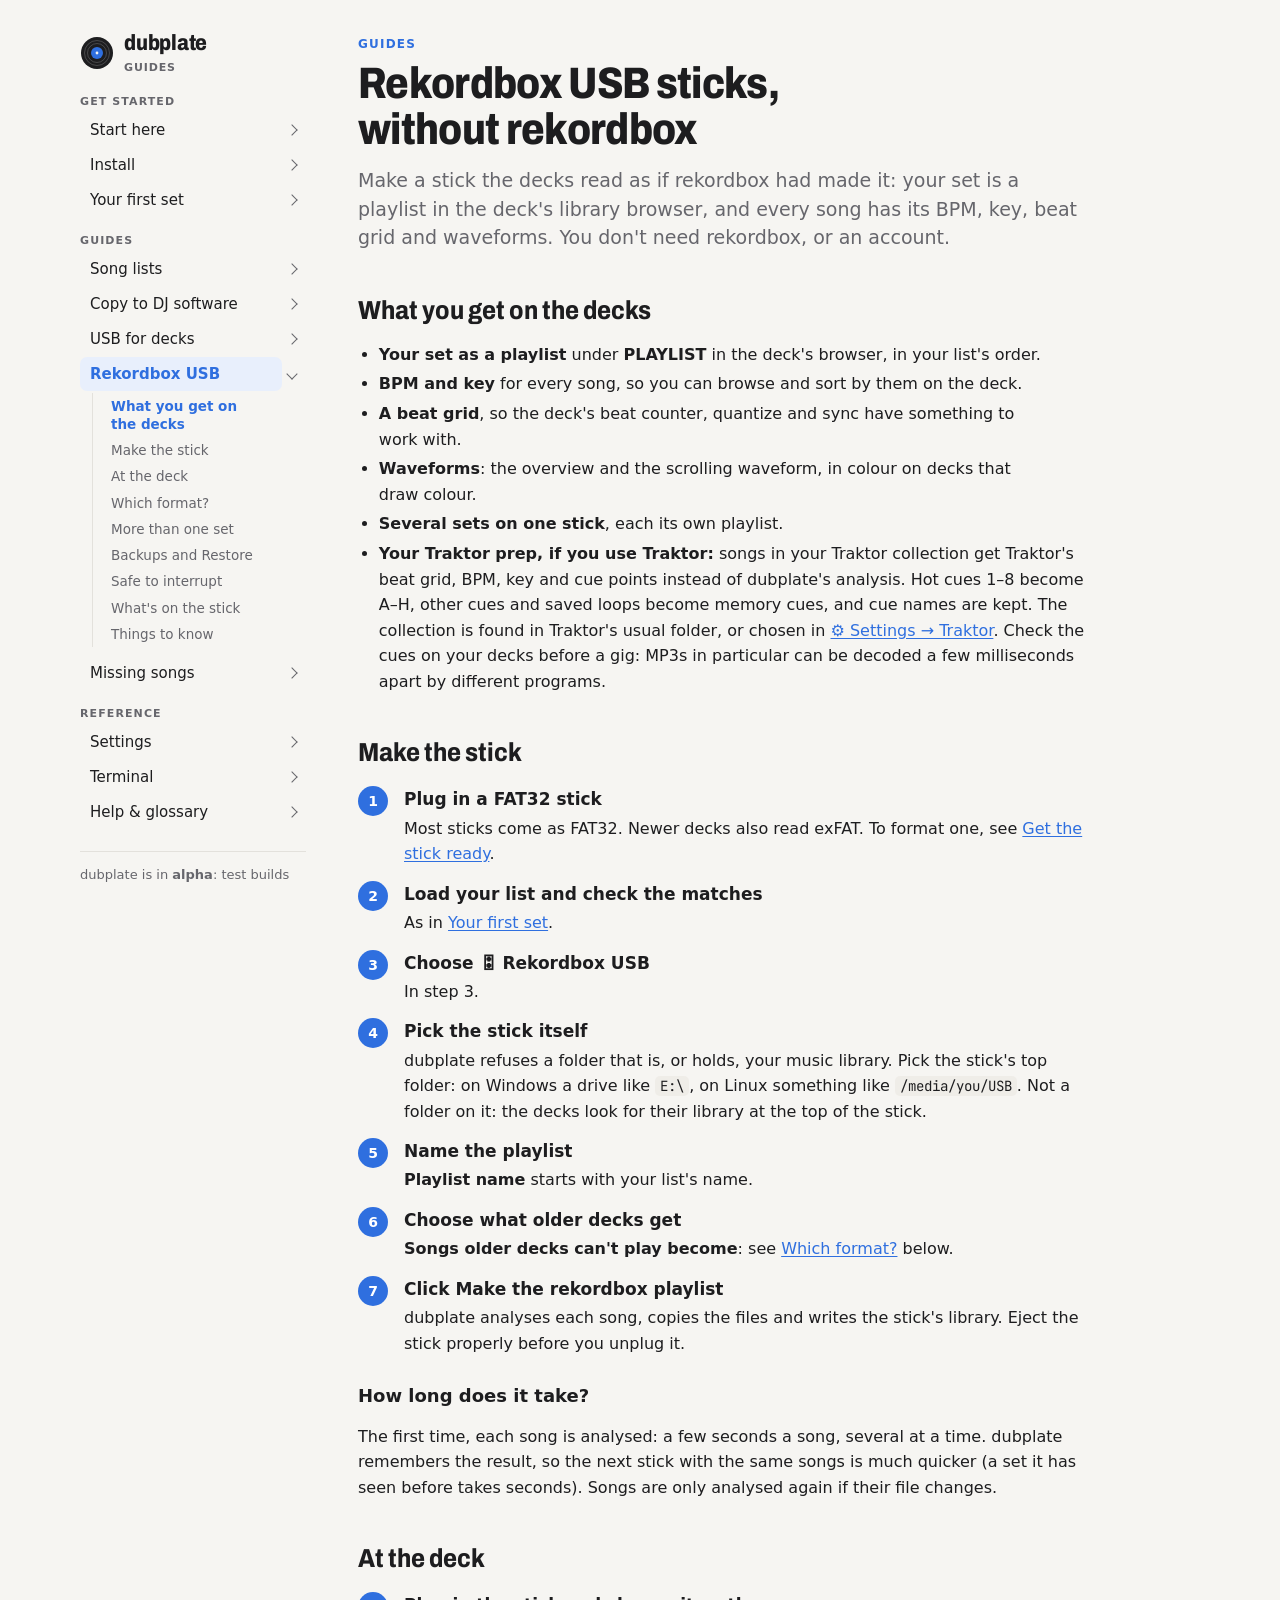
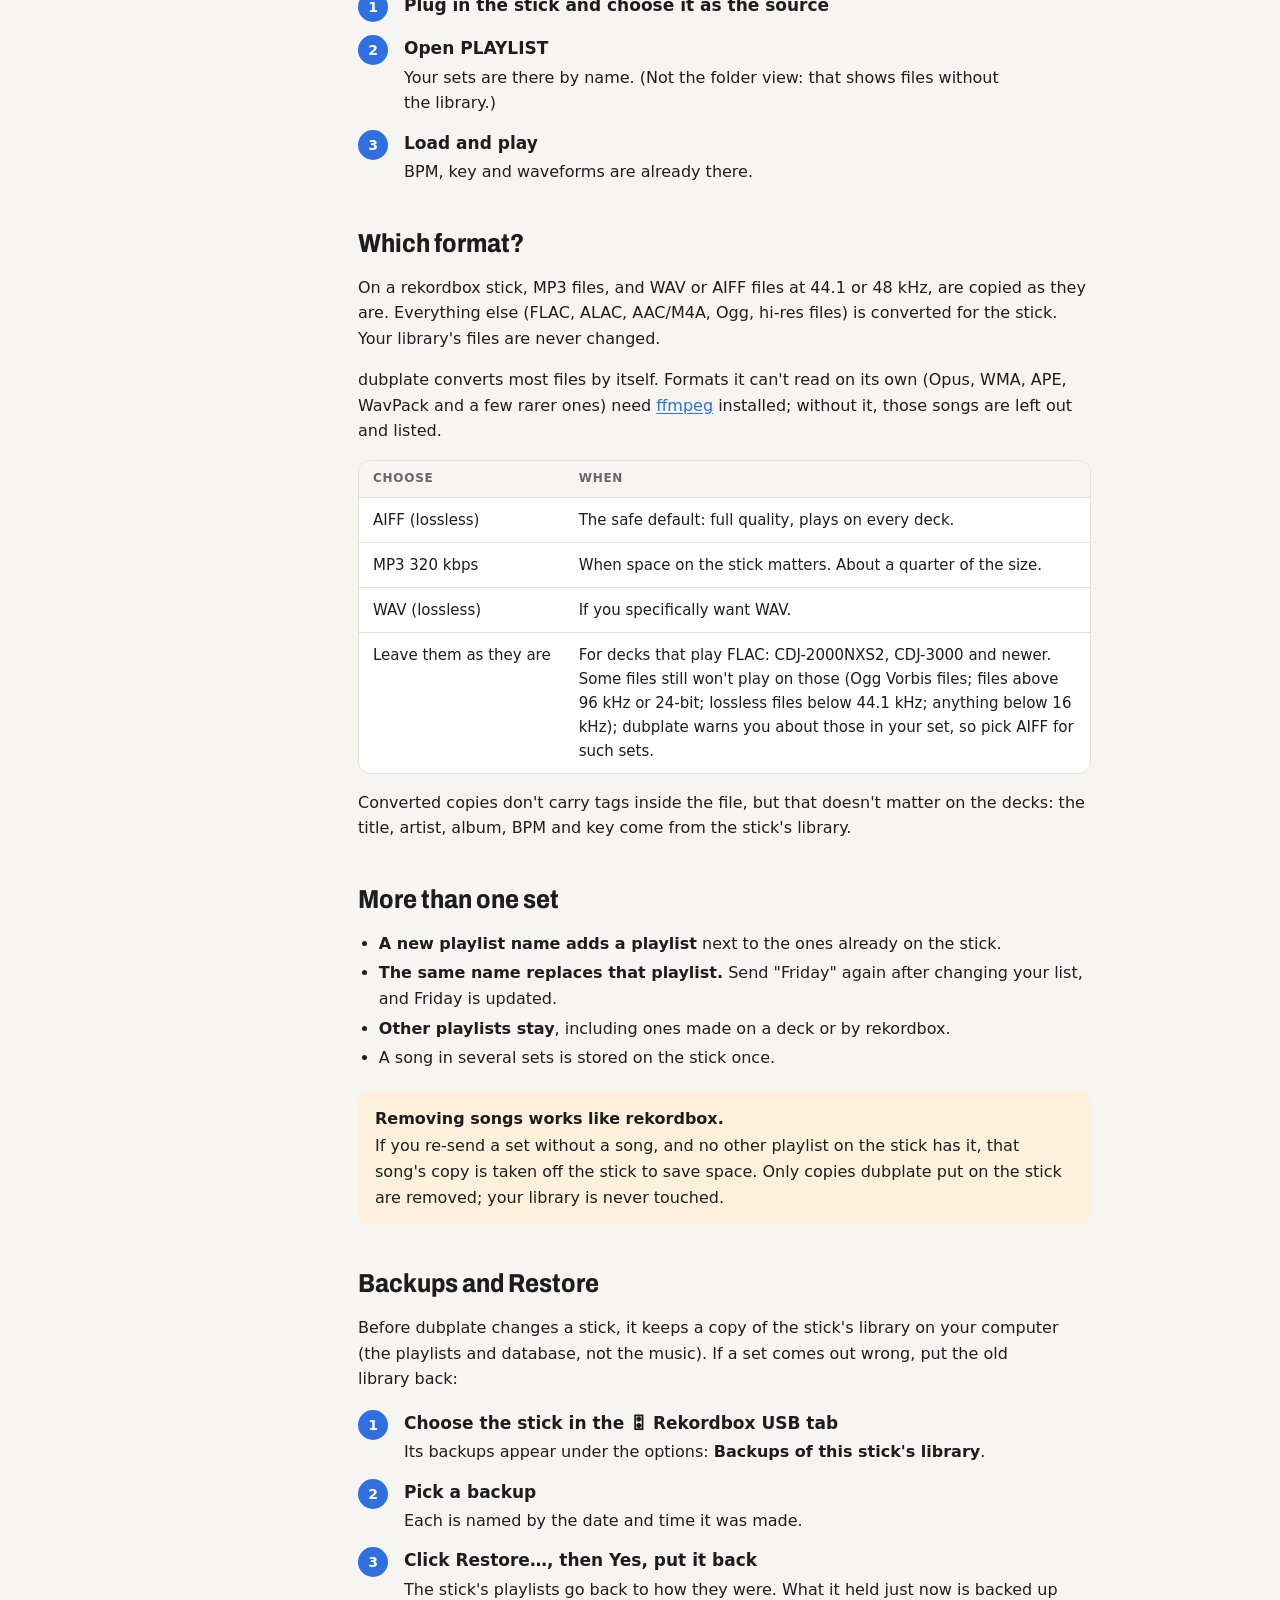
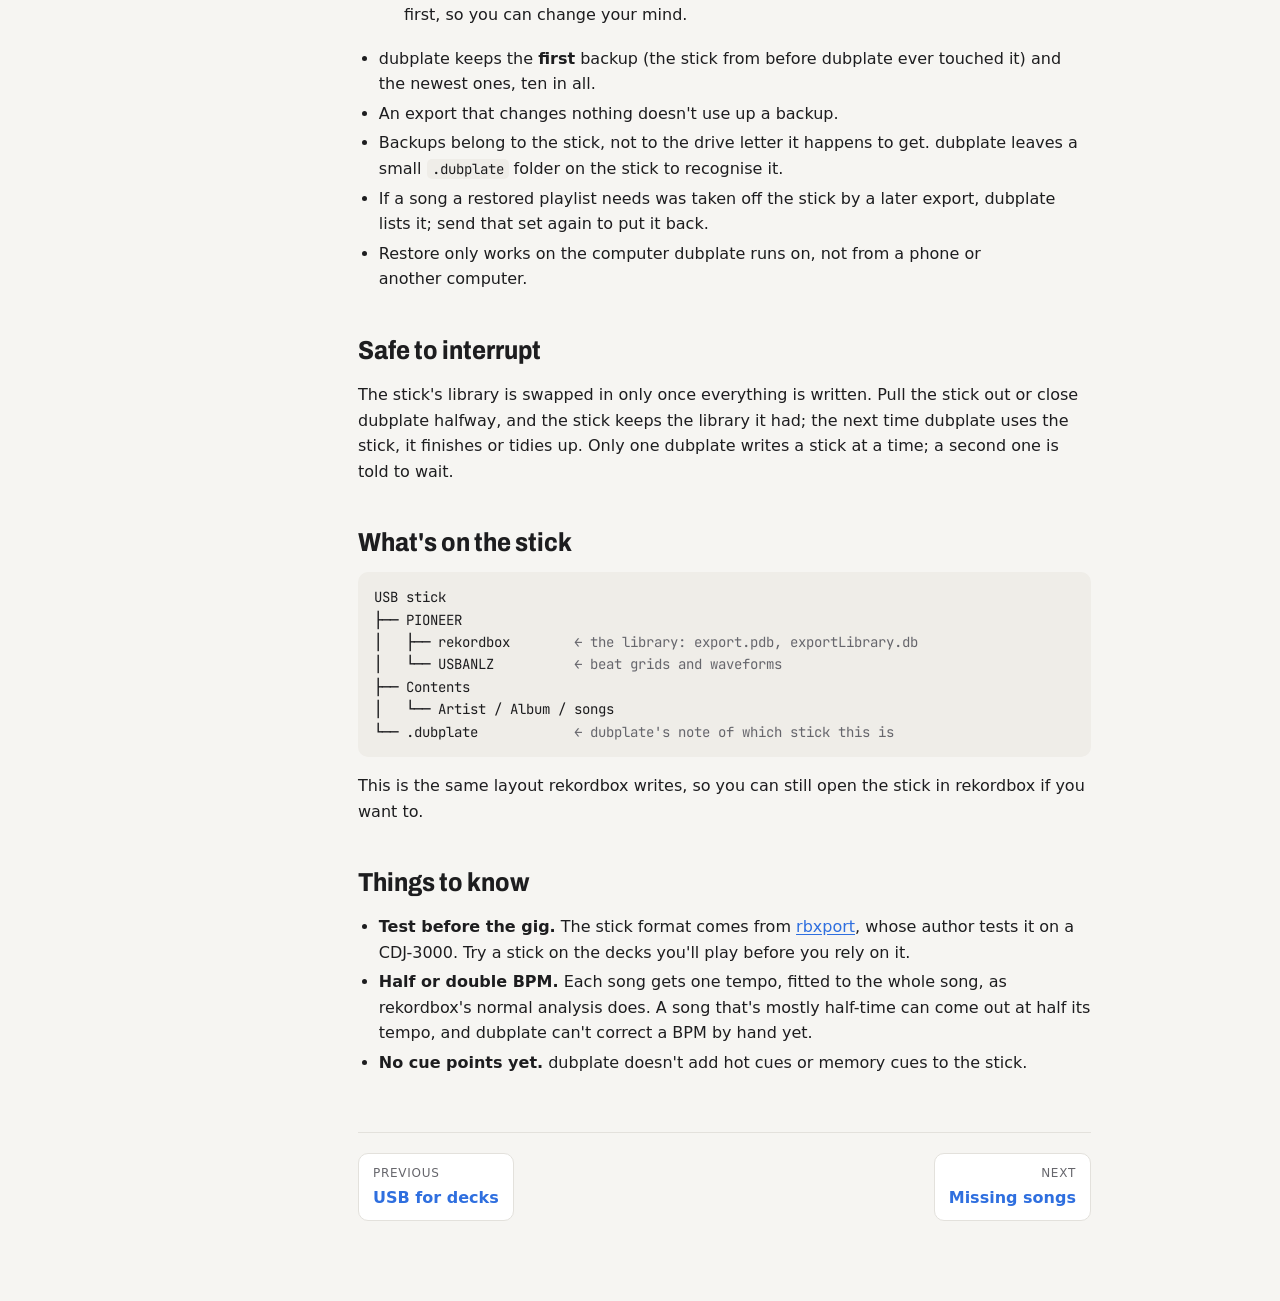
<file: docs/rekordbox-usb.html>
<!doctype html>
<html lang="en">
<head>
<meta charset="utf-8">
<meta name="viewport" content="width=device-width, initial-scale=1, viewport-fit=cover">
<title>Rekordbox USB · dubplate guides</title>
<meta name="description" content="Make a USB stick Pioneer CDJs and XDJs read like one exported from rekordbox: playlists with BPM, key, beat grids and waveforms, with automatic backups.">
<link rel="preconnect" href="https://fonts.googleapis.com">
<link rel="preconnect" href="https://fonts.gstatic.com" crossorigin>
<link rel="stylesheet" href="https://fonts.googleapis.com/css2?family=Archivo:wdth,wght@75..100,600..800&family=JetBrains+Mono:wght@400;600&display=swap">
<link rel="stylesheet" href="guide.css">
</head>
<body>
<div class="shell">
<aside class="side">
<a class="brand" href="index.html"><svg width="34" height="34" viewBox="0 0 34 34" aria-hidden="true"><circle cx="17" cy="17" r="16" fill="var(--ink)"/>
<circle cx="17" cy="17" r="12.5" fill="none" stroke="var(--bg)" stroke-opacity=".25" stroke-width=".8"/>
<circle cx="17" cy="17" r="9.5" fill="none" stroke="var(--bg)" stroke-opacity=".25" stroke-width=".8"/>
<circle cx="17" cy="17" r="6" fill="var(--acc)"/><circle cx="17" cy="17" r="1.4" fill="var(--bg)"/></svg><div><b>dubplate</b><span>Guides</span></div></a>
<details id="nav" open><summary>All guides</summary>
<nav aria-label="Guides">
<h4>Get started</h4><ul class="toc">
<li><details><summary><a href="index.html">Start here</a></summary><ul class="secs"><li><a href="index.html#what-dubplate-does">What dubplate does</a></li><li><a href="index.html#where-do-you-want-to-start">Where do you want to start?</a></li><li><a href="index.html#which-kind-of-copy-do-you-need">Which kind of copy do you need?</a></li><li><a href="index.html#what-you-need">What you need</a></li></ul></details></li>
<li><details><summary><a href="install.html">Install</a></summary><ul class="secs"><li><a href="install.html#windows">Windows</a></li><li><a href="install.html#linux">Linux</a></li><li><a href="install.html#where-it-looks-for-your-music">Where it looks for your music</a></li><li><a href="install.html#updates">Updates</a></li></ul></details></li>
<li><details><summary><a href="first-set.html">Your first set</a></summary><ul class="secs"><li><a href="first-set.html#1-give-it-your-list">1. Give it your list</a></li><li><a href="first-set.html#2-check-what-it-found">2. Check what it found</a></li><li><a href="first-set.html#3-choose-where-they-go">3. Choose where they go</a></li><li><a href="first-set.html#4-copy">4. Copy</a></li><li><a href="first-set.html#every-option-explains-itself">Every option explains itself</a></li></ul></details></li>
</ul>
<h4>Guides</h4><ul class="toc">
<li><details><summary><a href="song-lists.html">Song lists</a></summary><ul class="secs"><li><a href="song-lists.html#what-you-can-give-it">What you can give it</a></li><li><a href="song-lists.html#getting-a-list-out-of-other-apps">Getting a list out of other apps</a></li><li><a href="song-lists.html#how-songs-are-matched">How songs are matched</a></li></ul></details></li>
<li><details><summary><a href="copy-folder.html">Copy to DJ software</a></summary><ul class="secs"><li><a href="copy-folder.html#copy-the-songs">Copy the songs</a></li><li><a href="copy-folder.html#options">Options</a></li><li><a href="copy-folder.html#then-in-your-dj-software">Then, in your DJ software</a></li><li><a href="copy-folder.html#it-remembers-what-it-copied">It remembers what it copied</a></li></ul></details></li>
<li><details><summary><a href="usb-sticks.html">USB for decks</a></summary><ul class="secs"><li><a href="usb-sticks.html#get-the-stick-ready">Get the stick ready</a></li><li><a href="usb-sticks.html#make-the-stick">Make the stick</a></li><li><a href="usb-sticks.html#what-gets-converted">What gets converted</a></li><li><a href="usb-sticks.html#at-the-deck">At the deck</a></li><li><a href="usb-sticks.html#good-to-know">Good to know</a></li></ul></details></li>
<li><details open><summary><a href="rekordbox-usb.html" aria-current="page">Rekordbox USB</a></summary><ul class="secs"><li><a href="#what-you-get-on-the-decks">What you get on the decks</a></li><li><a href="#make-the-stick">Make the stick</a></li><li><a href="#at-the-deck">At the deck</a></li><li><a href="#formats">Which format?</a></li><li><a href="#more-than-one-set">More than one set</a></li><li><a href="#backups-and-restore">Backups and Restore</a></li><li><a href="#safe-to-interrupt">Safe to interrupt</a></li><li><a href="#what-s-on-the-stick">What's on the stick</a></li><li><a href="#things-to-know">Things to know</a></li></ul></details></li>
<li><details><summary><a href="missing-songs.html">Missing songs</a></summary><ul class="secs"><li><a href="missing-songs.html#first-check-it-really-is-missing">First, check it really is missing</a></li><li><a href="missing-songs.html#keep-a-shopping-list">Keep a shopping list</a></li><li><a href="missing-songs.html#fetch-them-through-soulseek">Fetch them through Soulseek</a></li></ul></details></li>
</ul>
<h4>Reference</h4><ul class="toc">
<li><details><summary><a href="settings.html">Settings</a></summary><ul class="secs"><li><a href="settings.html#settings">⚙ Settings</a></li><li><a href="settings.html#using-the-page-from-your-phone-or-another-computer">Using the page from your phone or another computer</a></li><li><a href="settings.html#what-dubplate-keeps">What dubplate keeps</a></li></ul></details></li>
<li><details><summary><a href="terminal.html">Terminal</a></summary><ul class="secs"><li><a href="terminal.html#commands">Commands</a></li><li><a href="terminal.html#options-for-copy">Options for copy</a></li><li><a href="terminal.html#options-for-the-page">Options for the page</a></li><li><a href="terminal.html#updates">Updates</a></li></ul></details></li>
<li><details><summary><a href="help.html">Help & glossary</a></summary><ul class="secs"><li><a href="help.html#something-s-not-working">Something's not working</a></li><li><a href="help.html#questions">Questions</a></li><li><a href="help.html#dj-and-audio-words">DJ and audio words</a></li></ul></details></li>
</ul>
</nav>
</details>
<p class="alpha">dubplate is in <strong>alpha</strong>: test builds until 1.0. Try anything on your own gear before a gig.</p>
</aside>
<main>
<p class="kicker">Guides</p>
<h1>Rekordbox USB sticks, without rekordbox</h1>
<p class="lede">Make a stick the decks read as if rekordbox had made it: your set is a playlist in the deck's library browser, and every song has its BPM, key, beat grid and waveforms. You don't need rekordbox, or an account.</p>
<h2 id="what-you-get-on-the-decks">What you get on the decks</h2>
<ul>
<li><strong>Your set as a playlist</strong> under <strong>PLAYLIST</strong> in the deck's browser, in your list's order.</li>
<li><strong>BPM and key</strong> for every song, so you can browse and sort by them on the deck.</li>
<li><strong>A beat grid</strong>, so the deck's beat counter, quantize and sync have something to work with.</li>
<li><strong>Waveforms</strong>: the overview and the scrolling waveform, in colour on decks that draw colour.</li>
<li><strong>Several sets on one stick</strong>, each its own playlist.</li>
<li><strong>Your Traktor prep, if you use Traktor:</strong> songs in your Traktor collection get Traktor's beat grid, BPM, key and cue points instead of dubplate's analysis. Hot cues 1–8 become A–H, other cues and saved loops become memory cues, and cue names are kept. The collection is found in Traktor's usual folder, or chosen in <a href="settings.html#settings">⚙ Settings → Traktor</a>. Check the cues on your decks before a gig: MP3s in particular can be decoded a few milliseconds apart by different programs.</li>
</ul>

<h2 id="make-the-stick">Make the stick</h2>
<ol class="steps">
<li><b>Plug in a FAT32 stick</b>Most sticks come as FAT32. Newer decks also read exFAT. To format one, see <a href="usb-sticks.html#get-the-stick-ready">Get the stick ready</a>.</li>
<li><b>Load your list and check the matches</b>As in <a href="first-set.html">Your first set</a>.</li>
<li><b>Choose 🎛 Rekordbox USB</b>In step 3.</li>
<li><b>Pick the stick itself</b>dubplate refuses a folder that is, or holds, your music library. Pick the stick's top folder: on Windows a drive like <code>E:\</code>, on Linux something like <code>/media/you/USB</code>. Not a folder on it: the decks look for their library at the top of the stick.</li>
<li><b>Name the playlist</b><strong>Playlist name</strong> starts with your list's name.</li>
<li><b>Choose what older decks get</b><strong>Songs older decks can't play become</strong>: see <a href="#formats">Which format?</a> below.</li>
<li><b>Click Make the rekordbox playlist</b>dubplate analyses each song, copies the files and writes the stick's library. Eject the stick properly before you unplug it.</li>
</ol>

<h3>How long does it take?</h3>
<p>The first time, each song is analysed: a few seconds a song, several at a time. dubplate remembers the result, so the next stick with the same songs is much quicker (a set it has seen before takes seconds). Songs are only analysed again if their file changes.</p>

<h2 id="at-the-deck">At the deck</h2>
<ol class="steps">
<li><b>Plug in the stick and choose it as the source</b></li>
<li><b>Open PLAYLIST</b>Your sets are there by name. (Not the folder view: that shows files without the library.)</li>
<li><b>Load and play</b>BPM, key and waveforms are already there.</li>
</ol>

<h2 id="formats">Which format?</h2>
<p>On a rekordbox stick, MP3 files, and WAV or AIFF files at 44.1 or 48 kHz, are copied as they are. Everything else (FLAC, ALAC, AAC/M4A, Ogg, hi-res files) is converted for the stick. Your library's files are never changed.</p>
<p>dubplate converts most files by itself. Formats it can't read on its own (Opus, WMA, APE, WavPack and a few rarer ones) need <a href="usb-sticks.html#converting-needs-ffmpeg">ffmpeg</a> installed; without it, those songs are left out and listed.</p>
<div class="tablewrap"><table>
<thead><tr><th>Choose</th><th>When</th></tr></thead>
<tbody>
<tr><td>AIFF (lossless)</td><td>The safe default: full quality, plays on every deck.</td></tr>
<tr><td>MP3 320 kbps</td><td>When space on the stick matters. About a quarter of the size.</td></tr>
<tr><td>WAV (lossless)</td><td>If you specifically want WAV.</td></tr>
<tr><td>Leave them as they are</td><td>For decks that play FLAC: CDJ-2000NXS2, CDJ-3000 and newer. Some files still won't play on those (Ogg Vorbis files; files above 96 kHz or 24-bit; lossless files below 44.1 kHz; anything below 16 kHz); dubplate warns you about those in your set, so pick AIFF for such sets.</td></tr>
</tbody></table></div>
<p>Converted copies don't carry tags inside the file, but that doesn't matter on the decks: the title, artist, album, BPM and key come from the stick's library.</p>

<h2 id="more-than-one-set">More than one set</h2>
<ul>
<li><strong>A new playlist name adds a playlist</strong> next to the ones already on the stick.</li>
<li><strong>The same name replaces that playlist.</strong> Send "Friday" again after changing your list, and Friday is updated.</li>
<li><strong>Other playlists stay</strong>, including ones made on a deck or by rekordbox.</li>
<li>A song in several sets is stored on the stick once.</li>
</ul>
<div class="note careful"><strong>Removing songs works like rekordbox.</strong>If you re-send a set without a song, and no other playlist on the stick has it, that song's copy is taken off the stick to save space. Only copies dubplate put on the stick are removed; your library is never touched.</div>

<h2 id="backups-and-restore">Backups and Restore</h2>
<p>Before dubplate changes a stick, it keeps a copy of the stick's library on your computer (the playlists and database, not the music). If a set comes out wrong, put the old library back:</p>
<ol class="steps">
<li><b>Choose the stick in the 🎛 Rekordbox USB tab</b>Its backups appear under the options: <strong>Backups of this stick's library</strong>.</li>
<li><b>Pick a backup</b>Each is named by the date and time it was made.</li>
<li><b>Click Restore…, then Yes, put it back</b>The stick's playlists go back to how they were. What it held just now is backed up first, so you can change your mind.</li>
</ol>
<ul>
<li>dubplate keeps the <strong>first</strong> backup (the stick from before dubplate ever touched it) and the newest ones, ten in all.</li>
<li>An export that changes nothing doesn't use up a backup.</li>
<li>Backups belong to the stick, not to the drive letter it happens to get. dubplate leaves a small <code>.dubplate</code> folder on the stick to recognise it.</li>
<li>If a song a restored playlist needs was taken off the stick by a later export, dubplate lists it; send that set again to put it back.</li>
<li>Restore only works on the computer dubplate runs on, not from a phone or another computer.</li>
</ul>

<h2 id="safe-to-interrupt">Safe to interrupt</h2>
<p>The stick's library is swapped in only once everything is written. Pull the stick out or close dubplate halfway, and the stick keeps the library it had; the next time dubplate uses the stick, it finishes or tidies up. Only one dubplate writes a stick at a time; a second one is told to wait.</p>

<h2 id="what-s-on-the-stick">What's on the stick</h2>
<div class="tree">USB stick
├── PIONEER
│   ├── rekordbox        <i>← the library: export.pdb, exportLibrary.db</i>
│   └── USBANLZ          <i>← beat grids and waveforms</i>
├── Contents
│   └── Artist / Album / songs
└── .dubplate            <i>← dubplate's note of which stick this is</i></div>
<p>This is the same layout rekordbox writes, so you can still open the stick in rekordbox if you want to.</p>

<h2 id="things-to-know">Things to know</h2>
<ul>
<li><strong>Test before the gig.</strong> The stick format comes from <a href="https://github.com/chrisle/rbxport">rbxport</a>, whose author tests it on a CDJ-3000. Try a stick on the decks you'll play before you rely on it.</li>
<li><strong>Half or double BPM.</strong> Each song gets one tempo, fitted to the whole song, as rekordbox's normal analysis does. A song that's mostly half-time can come out at half its tempo, and dubplate can't correct a BPM by hand yet.</li>
<li><strong>No cue points yet.</strong> dubplate doesn't add hot cues or memory cues to the stick.</li>
</ul>
<nav class="next" aria-label="More guides"><a href="usb-sticks.html"><small>Previous</small><b>USB for decks</b></a><a href="missing-songs.html"><small>Next</small><b>Missing songs</b></a></nav>
</main>
</div>
<script>
if (window.matchMedia("(max-width: 860px)").matches) document.getElementById("nav").removeAttribute("open");
// highlight the section being read in the sidebar
(function () {
  var links = {};
  document.querySelectorAll('.side details[open] .secs a').forEach(function (a) { links[a.hash.slice(1)] = a; });
  var heads = Array.prototype.filter.call(document.querySelectorAll("main h2[id]"), function (h) { return links[h.id]; });
  if (!heads.length) return;
  function mark() {
    var cur = heads[0];
    heads.forEach(function (h) { if (h.getBoundingClientRect().top < 140) cur = h; });
    Object.keys(links).forEach(function (k) { links[k].classList.toggle("on", k === cur.id); });
  }
  document.addEventListener("scroll", mark, { passive: true });
  mark();
})();
</script>
</body>
</html>
</file>
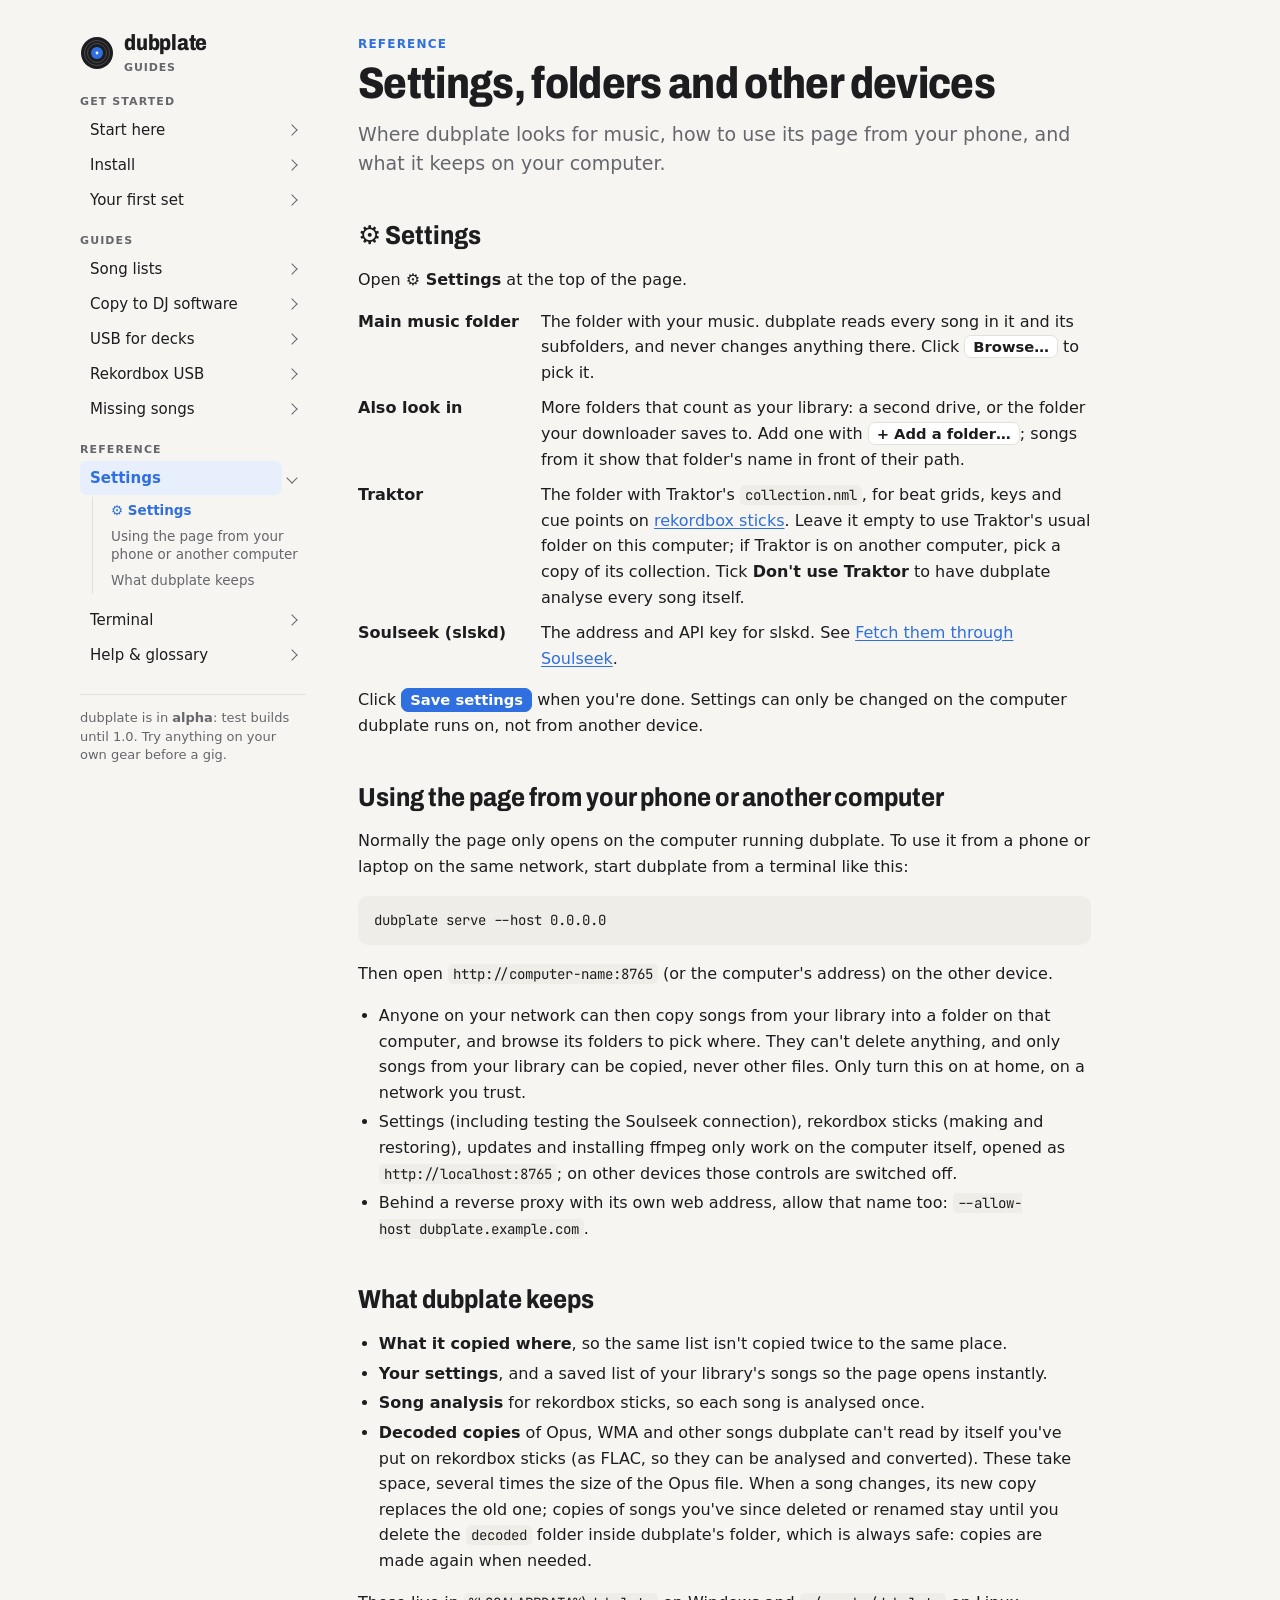
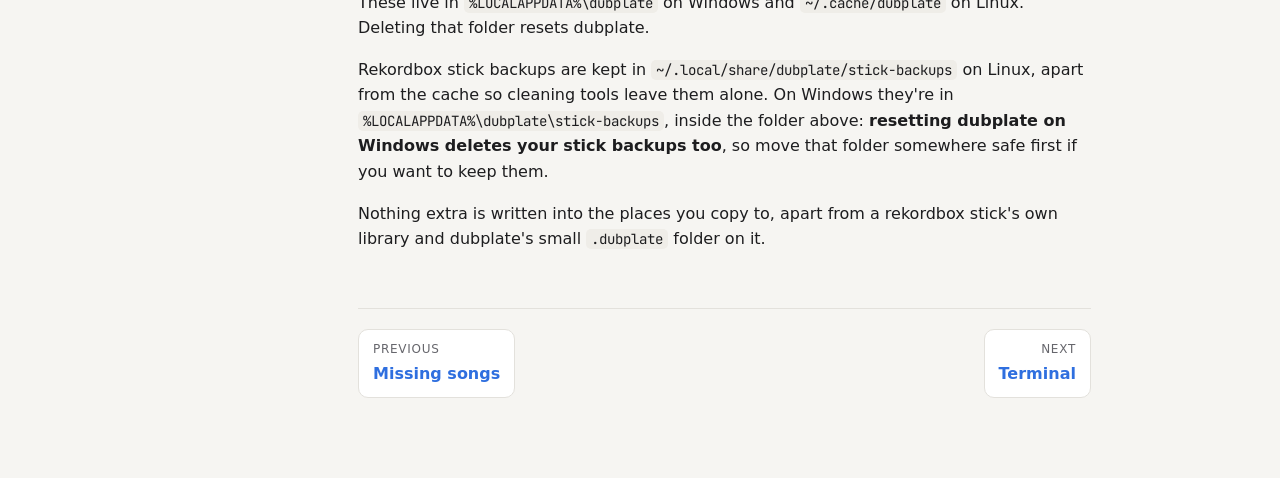
<file: docs/settings.html>
<!doctype html>
<html lang="en">
<head>
<meta charset="utf-8">
<meta name="viewport" content="width=device-width, initial-scale=1, viewport-fit=cover">
<title>Settings · dubplate guides</title>
<meta name="description" content="dubplate's settings: music folders, extra library folders, Soulseek, using the page from another device, and what dubplate remembers.">
<link rel="preconnect" href="https://fonts.googleapis.com">
<link rel="preconnect" href="https://fonts.gstatic.com" crossorigin>
<link rel="stylesheet" href="https://fonts.googleapis.com/css2?family=Archivo:wdth,wght@75..100,600..800&family=JetBrains+Mono:wght@400;600&display=swap">
<link rel="stylesheet" href="guide.css">
</head>
<body>
<div class="shell">
<aside class="side">
<a class="brand" href="index.html"><svg width="34" height="34" viewBox="0 0 34 34" aria-hidden="true"><circle cx="17" cy="17" r="16" fill="var(--ink)"/>
<circle cx="17" cy="17" r="12.5" fill="none" stroke="var(--bg)" stroke-opacity=".25" stroke-width=".8"/>
<circle cx="17" cy="17" r="9.5" fill="none" stroke="var(--bg)" stroke-opacity=".25" stroke-width=".8"/>
<circle cx="17" cy="17" r="6" fill="var(--acc)"/><circle cx="17" cy="17" r="1.4" fill="var(--bg)"/></svg><div><b>dubplate</b><span>Guides</span></div></a>
<details id="nav" open><summary>All guides</summary>
<nav aria-label="Guides">
<h4>Get started</h4><ul class="toc">
<li><details><summary><a href="index.html">Start here</a></summary><ul class="secs"><li><a href="index.html#what-dubplate-does">What dubplate does</a></li><li><a href="index.html#where-do-you-want-to-start">Where do you want to start?</a></li><li><a href="index.html#which-kind-of-copy-do-you-need">Which kind of copy do you need?</a></li><li><a href="index.html#what-you-need">What you need</a></li></ul></details></li>
<li><details><summary><a href="install.html">Install</a></summary><ul class="secs"><li><a href="install.html#windows">Windows</a></li><li><a href="install.html#linux">Linux</a></li><li><a href="install.html#where-it-looks-for-your-music">Where it looks for your music</a></li><li><a href="install.html#updates">Updates</a></li></ul></details></li>
<li><details><summary><a href="first-set.html">Your first set</a></summary><ul class="secs"><li><a href="first-set.html#1-give-it-your-list">1. Give it your list</a></li><li><a href="first-set.html#2-check-what-it-found">2. Check what it found</a></li><li><a href="first-set.html#3-choose-where-they-go">3. Choose where they go</a></li><li><a href="first-set.html#4-copy">4. Copy</a></li><li><a href="first-set.html#every-option-explains-itself">Every option explains itself</a></li></ul></details></li>
</ul>
<h4>Guides</h4><ul class="toc">
<li><details><summary><a href="song-lists.html">Song lists</a></summary><ul class="secs"><li><a href="song-lists.html#what-you-can-give-it">What you can give it</a></li><li><a href="song-lists.html#getting-a-list-out-of-other-apps">Getting a list out of other apps</a></li><li><a href="song-lists.html#how-songs-are-matched">How songs are matched</a></li></ul></details></li>
<li><details><summary><a href="copy-folder.html">Copy to DJ software</a></summary><ul class="secs"><li><a href="copy-folder.html#copy-the-songs">Copy the songs</a></li><li><a href="copy-folder.html#options">Options</a></li><li><a href="copy-folder.html#then-in-your-dj-software">Then, in your DJ software</a></li><li><a href="copy-folder.html#it-remembers-what-it-copied">It remembers what it copied</a></li></ul></details></li>
<li><details><summary><a href="usb-sticks.html">USB for decks</a></summary><ul class="secs"><li><a href="usb-sticks.html#get-the-stick-ready">Get the stick ready</a></li><li><a href="usb-sticks.html#make-the-stick">Make the stick</a></li><li><a href="usb-sticks.html#what-gets-converted">What gets converted</a></li><li><a href="usb-sticks.html#at-the-deck">At the deck</a></li><li><a href="usb-sticks.html#good-to-know">Good to know</a></li></ul></details></li>
<li><details><summary><a href="rekordbox-usb.html">Rekordbox USB</a></summary><ul class="secs"><li><a href="rekordbox-usb.html#what-you-get-on-the-decks">What you get on the decks</a></li><li><a href="rekordbox-usb.html#make-the-stick">Make the stick</a></li><li><a href="rekordbox-usb.html#at-the-deck">At the deck</a></li><li><a href="rekordbox-usb.html#formats">Which format?</a></li><li><a href="rekordbox-usb.html#more-than-one-set">More than one set</a></li><li><a href="rekordbox-usb.html#backups-and-restore">Backups and Restore</a></li><li><a href="rekordbox-usb.html#safe-to-interrupt">Safe to interrupt</a></li><li><a href="rekordbox-usb.html#what-s-on-the-stick">What's on the stick</a></li><li><a href="rekordbox-usb.html#things-to-know">Things to know</a></li></ul></details></li>
<li><details><summary><a href="missing-songs.html">Missing songs</a></summary><ul class="secs"><li><a href="missing-songs.html#first-check-it-really-is-missing">First, check it really is missing</a></li><li><a href="missing-songs.html#keep-a-shopping-list">Keep a shopping list</a></li><li><a href="missing-songs.html#fetch-them-through-soulseek">Fetch them through Soulseek</a></li></ul></details></li>
</ul>
<h4>Reference</h4><ul class="toc">
<li><details open><summary><a href="settings.html" aria-current="page">Settings</a></summary><ul class="secs"><li><a href="#settings">⚙ Settings</a></li><li><a href="#using-the-page-from-your-phone-or-another-computer">Using the page from your phone or another computer</a></li><li><a href="#what-dubplate-keeps">What dubplate keeps</a></li></ul></details></li>
<li><details><summary><a href="terminal.html">Terminal</a></summary><ul class="secs"><li><a href="terminal.html#commands">Commands</a></li><li><a href="terminal.html#options-for-copy">Options for copy</a></li><li><a href="terminal.html#options-for-the-page">Options for the page</a></li><li><a href="terminal.html#updates">Updates</a></li></ul></details></li>
<li><details><summary><a href="help.html">Help & glossary</a></summary><ul class="secs"><li><a href="help.html#something-s-not-working">Something's not working</a></li><li><a href="help.html#questions">Questions</a></li><li><a href="help.html#dj-and-audio-words">DJ and audio words</a></li></ul></details></li>
</ul>
</nav>
</details>
<p class="alpha">dubplate is in <strong>alpha</strong>: test builds until 1.0. Try anything on your own gear before a gig.</p>
</aside>
<main>
<p class="kicker">Reference</p>
<h1>Settings, folders and other devices</h1>
<p class="lede">Where dubplate looks for music, how to use its page from your phone, and what it keeps on your computer.</p>
<h2 id="settings">⚙ Settings</h2>
<p>Open <strong>⚙ Settings</strong> at the top of the page.</p>
<dl class="terms">
<dt>Main music folder</dt><dd>The folder with your music. dubplate reads every song in it and its subfolders, and never changes anything there. Click <span class="btn">Browse…</span> to pick it.</dd>
<dt>Also look in</dt><dd>More folders that count as your library: a second drive, or the folder your downloader saves to. Add one with <span class="btn">+ Add a folder…</span>; songs from it show that folder's name in front of their path.</dd>
<dt>Traktor</dt><dd>The folder with Traktor's <code>collection.nml</code>, for beat grids, keys and cue points on <a href="rekordbox-usb.html#what-you-get-on-the-decks">rekordbox sticks</a>. Leave it empty to use Traktor's usual folder on this computer; if Traktor is on another computer, pick a copy of its collection. Tick <strong>Don't use Traktor</strong> to have dubplate analyse every song itself.</dd>
<dt>Soulseek (slskd)</dt><dd>The address and API key for slskd. See <a href="missing-songs.html#fetch-them-through-soulseek">Fetch them through Soulseek</a>.</dd>
</dl>
<p>Click <span class="btn primary">Save settings</span> when you're done. Settings can only be changed on the computer dubplate runs on, not from another device.</p>

<h2 id="using-the-page-from-your-phone-or-another-computer">Using the page from your phone or another computer</h2>
<p>Normally the page only opens on the computer running dubplate. To use it from a phone or laptop on the same network, start dubplate from a terminal like this:</p>
<pre><code>dubplate serve --host 0.0.0.0</code></pre>
<p>Then open <code>http://computer-name:8765</code> (or the computer's address) on the other device.</p>
<ul>
<li>Anyone on your network can then copy songs from your library into a folder on that computer, and browse its folders to pick where. They can't delete anything, and only songs from your library can be copied, never other files. Only turn this on at home, on a network you trust.</li>
<li>Settings (including testing the Soulseek connection), rekordbox sticks (making and restoring), updates and installing ffmpeg only work on the computer itself, opened as <code>http://localhost:8765</code>; on other devices those controls are switched off.</li>
<li>Behind a reverse proxy with its own web address, allow that name too: <code>--allow-host dubplate.example.com</code>.</li>
</ul>

<h2 id="what-dubplate-keeps">What dubplate keeps</h2>
<ul>
<li><strong>What it copied where</strong>, so the same list isn't copied twice to the same place.</li>
<li><strong>Your settings</strong>, and a saved list of your library's songs so the page opens instantly.</li>
<li><strong>Song analysis</strong> for rekordbox sticks, so each song is analysed once.</li>
<li><strong>Decoded copies</strong> of Opus, WMA and other songs dubplate can't read by itself you've put on rekordbox sticks (as FLAC, so they can be analysed and converted). These take space, several times the size of the Opus file. When a song changes, its new copy replaces the old one; copies of songs you've since deleted or renamed stay until you delete the <code>decoded</code> folder inside dubplate's folder, which is always safe: copies are made again when needed.</li>
</ul>
<p>These live in <code>%LOCALAPPDATA%\dubplate</code> on Windows and <code>~/.cache/dubplate</code> on Linux. Deleting that folder resets dubplate.</p>
<p>Rekordbox stick backups are kept in <code>~/.local/share/dubplate/stick-backups</code> on Linux, apart from the cache so cleaning tools leave them alone. On Windows they're in <code>%LOCALAPPDATA%\dubplate\stick-backups</code>, inside the folder above: <strong>resetting dubplate on Windows deletes your stick backups too</strong>, so move that folder somewhere safe first if you want to keep them.</p>
<p>Nothing extra is written into the places you copy to, apart from a rekordbox stick's own library and dubplate's small <code>.dubplate</code> folder on it.</p>
<nav class="next" aria-label="More guides"><a href="missing-songs.html"><small>Previous</small><b>Missing songs</b></a><a href="terminal.html"><small>Next</small><b>Terminal</b></a></nav>
</main>
</div>
<script>
if (window.matchMedia("(max-width: 860px)").matches) document.getElementById("nav").removeAttribute("open");
// highlight the section being read in the sidebar
(function () {
  var links = {};
  document.querySelectorAll('.side details[open] .secs a').forEach(function (a) { links[a.hash.slice(1)] = a; });
  var heads = Array.prototype.filter.call(document.querySelectorAll("main h2[id]"), function (h) { return links[h.id]; });
  if (!heads.length) return;
  function mark() {
    var cur = heads[0];
    heads.forEach(function (h) { if (h.getBoundingClientRect().top < 140) cur = h; });
    Object.keys(links).forEach(function (k) { links[k].classList.toggle("on", k === cur.id); });
  }
  document.addEventListener("scroll", mark, { passive: true });
  mark();
})();
</script>
</body>
</html>
</file>
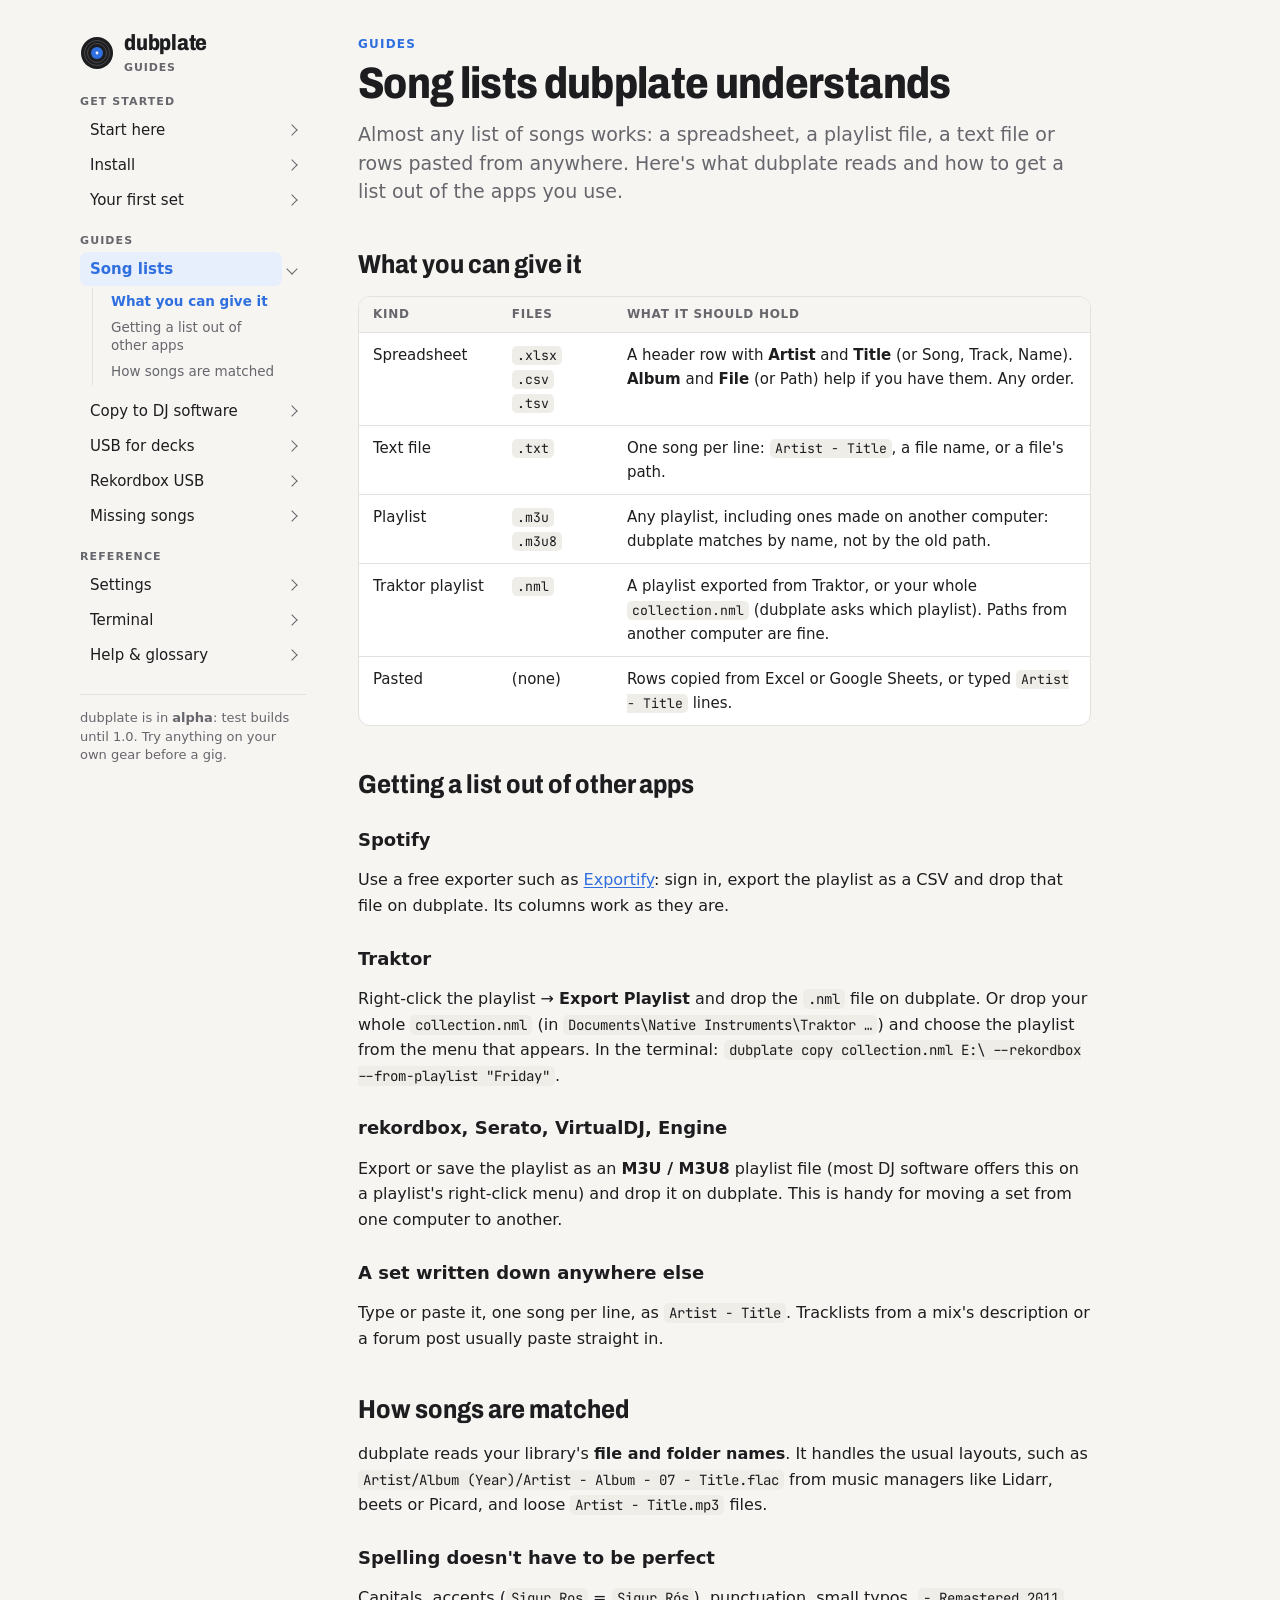
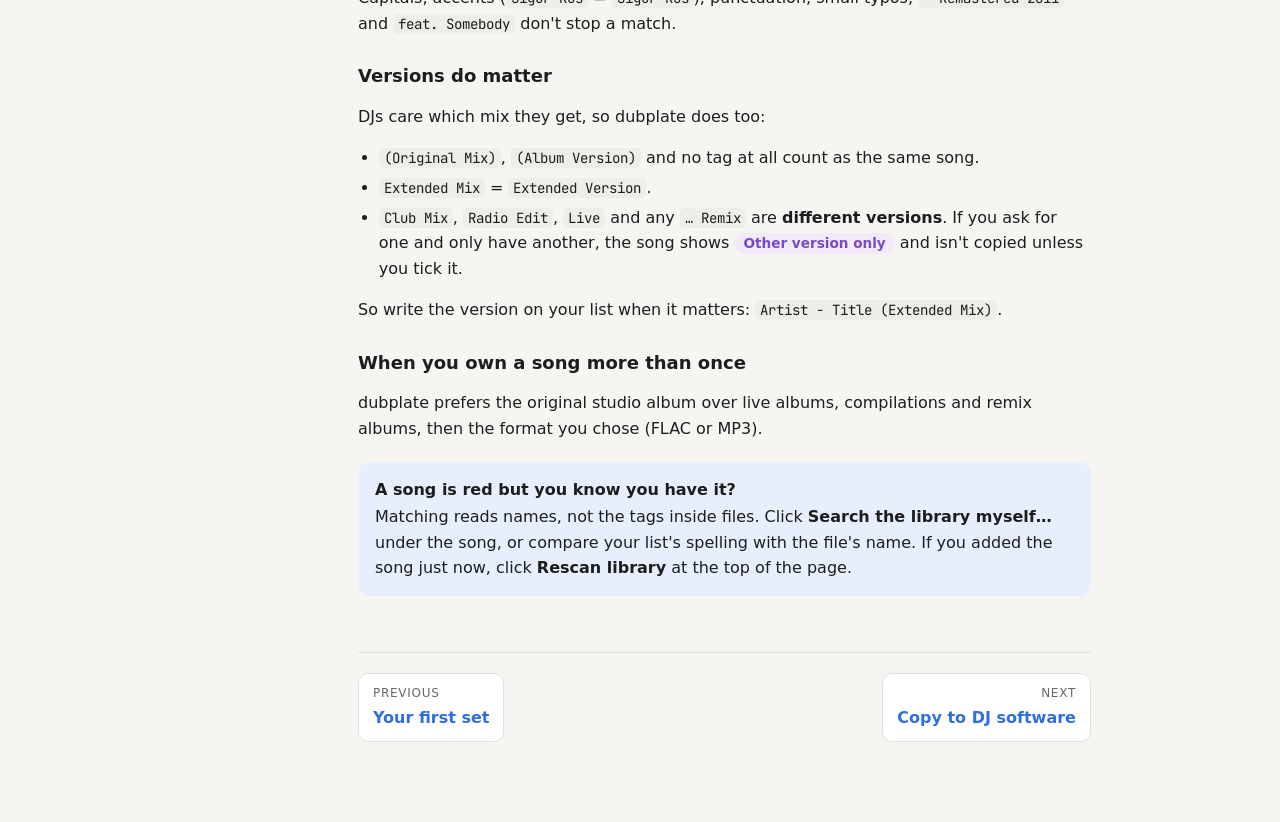
<file: docs/song-lists.html>
<!doctype html>
<html lang="en">
<head>
<meta charset="utf-8">
<meta name="viewport" content="width=device-width, initial-scale=1, viewport-fit=cover">
<title>Song lists · dubplate guides</title>
<meta name="description" content="Which list formats dubplate reads, how to export playlists from Spotify and DJ software, and how matching handles versions and spelling.">
<link rel="preconnect" href="https://fonts.googleapis.com">
<link rel="preconnect" href="https://fonts.gstatic.com" crossorigin>
<link rel="stylesheet" href="https://fonts.googleapis.com/css2?family=Archivo:wdth,wght@75..100,600..800&family=JetBrains+Mono:wght@400;600&display=swap">
<link rel="stylesheet" href="guide.css">
</head>
<body>
<div class="shell">
<aside class="side">
<a class="brand" href="index.html"><svg width="34" height="34" viewBox="0 0 34 34" aria-hidden="true"><circle cx="17" cy="17" r="16" fill="var(--ink)"/>
<circle cx="17" cy="17" r="12.5" fill="none" stroke="var(--bg)" stroke-opacity=".25" stroke-width=".8"/>
<circle cx="17" cy="17" r="9.5" fill="none" stroke="var(--bg)" stroke-opacity=".25" stroke-width=".8"/>
<circle cx="17" cy="17" r="6" fill="var(--acc)"/><circle cx="17" cy="17" r="1.4" fill="var(--bg)"/></svg><div><b>dubplate</b><span>Guides</span></div></a>
<details id="nav" open><summary>All guides</summary>
<nav aria-label="Guides">
<h4>Get started</h4><ul class="toc">
<li><details><summary><a href="index.html">Start here</a></summary><ul class="secs"><li><a href="index.html#what-dubplate-does">What dubplate does</a></li><li><a href="index.html#where-do-you-want-to-start">Where do you want to start?</a></li><li><a href="index.html#which-kind-of-copy-do-you-need">Which kind of copy do you need?</a></li><li><a href="index.html#what-you-need">What you need</a></li></ul></details></li>
<li><details><summary><a href="install.html">Install</a></summary><ul class="secs"><li><a href="install.html#windows">Windows</a></li><li><a href="install.html#linux">Linux</a></li><li><a href="install.html#where-it-looks-for-your-music">Where it looks for your music</a></li><li><a href="install.html#updates">Updates</a></li></ul></details></li>
<li><details><summary><a href="first-set.html">Your first set</a></summary><ul class="secs"><li><a href="first-set.html#1-give-it-your-list">1. Give it your list</a></li><li><a href="first-set.html#2-check-what-it-found">2. Check what it found</a></li><li><a href="first-set.html#3-choose-where-they-go">3. Choose where they go</a></li><li><a href="first-set.html#4-copy">4. Copy</a></li><li><a href="first-set.html#every-option-explains-itself">Every option explains itself</a></li></ul></details></li>
</ul>
<h4>Guides</h4><ul class="toc">
<li><details open><summary><a href="song-lists.html" aria-current="page">Song lists</a></summary><ul class="secs"><li><a href="#what-you-can-give-it">What you can give it</a></li><li><a href="#getting-a-list-out-of-other-apps">Getting a list out of other apps</a></li><li><a href="#how-songs-are-matched">How songs are matched</a></li></ul></details></li>
<li><details><summary><a href="copy-folder.html">Copy to DJ software</a></summary><ul class="secs"><li><a href="copy-folder.html#copy-the-songs">Copy the songs</a></li><li><a href="copy-folder.html#options">Options</a></li><li><a href="copy-folder.html#then-in-your-dj-software">Then, in your DJ software</a></li><li><a href="copy-folder.html#it-remembers-what-it-copied">It remembers what it copied</a></li></ul></details></li>
<li><details><summary><a href="usb-sticks.html">USB for decks</a></summary><ul class="secs"><li><a href="usb-sticks.html#get-the-stick-ready">Get the stick ready</a></li><li><a href="usb-sticks.html#make-the-stick">Make the stick</a></li><li><a href="usb-sticks.html#what-gets-converted">What gets converted</a></li><li><a href="usb-sticks.html#at-the-deck">At the deck</a></li><li><a href="usb-sticks.html#good-to-know">Good to know</a></li></ul></details></li>
<li><details><summary><a href="rekordbox-usb.html">Rekordbox USB</a></summary><ul class="secs"><li><a href="rekordbox-usb.html#what-you-get-on-the-decks">What you get on the decks</a></li><li><a href="rekordbox-usb.html#make-the-stick">Make the stick</a></li><li><a href="rekordbox-usb.html#at-the-deck">At the deck</a></li><li><a href="rekordbox-usb.html#formats">Which format?</a></li><li><a href="rekordbox-usb.html#more-than-one-set">More than one set</a></li><li><a href="rekordbox-usb.html#backups-and-restore">Backups and Restore</a></li><li><a href="rekordbox-usb.html#safe-to-interrupt">Safe to interrupt</a></li><li><a href="rekordbox-usb.html#what-s-on-the-stick">What's on the stick</a></li><li><a href="rekordbox-usb.html#things-to-know">Things to know</a></li></ul></details></li>
<li><details><summary><a href="missing-songs.html">Missing songs</a></summary><ul class="secs"><li><a href="missing-songs.html#first-check-it-really-is-missing">First, check it really is missing</a></li><li><a href="missing-songs.html#keep-a-shopping-list">Keep a shopping list</a></li><li><a href="missing-songs.html#fetch-them-through-soulseek">Fetch them through Soulseek</a></li></ul></details></li>
</ul>
<h4>Reference</h4><ul class="toc">
<li><details><summary><a href="settings.html">Settings</a></summary><ul class="secs"><li><a href="settings.html#settings">⚙ Settings</a></li><li><a href="settings.html#using-the-page-from-your-phone-or-another-computer">Using the page from your phone or another computer</a></li><li><a href="settings.html#what-dubplate-keeps">What dubplate keeps</a></li></ul></details></li>
<li><details><summary><a href="terminal.html">Terminal</a></summary><ul class="secs"><li><a href="terminal.html#commands">Commands</a></li><li><a href="terminal.html#options-for-copy">Options for copy</a></li><li><a href="terminal.html#options-for-the-page">Options for the page</a></li><li><a href="terminal.html#updates">Updates</a></li></ul></details></li>
<li><details><summary><a href="help.html">Help & glossary</a></summary><ul class="secs"><li><a href="help.html#something-s-not-working">Something's not working</a></li><li><a href="help.html#questions">Questions</a></li><li><a href="help.html#dj-and-audio-words">DJ and audio words</a></li></ul></details></li>
</ul>
</nav>
</details>
<p class="alpha">dubplate is in <strong>alpha</strong>: test builds until 1.0. Try anything on your own gear before a gig.</p>
</aside>
<main>
<p class="kicker">Guides</p>
<h1>Song lists dubplate understands</h1>
<p class="lede">Almost any list of songs works: a spreadsheet, a playlist file, a text file or rows pasted from anywhere. Here's what dubplate reads and how to get a list out of the apps you use.</p>
<h2 id="what-you-can-give-it">What you can give it</h2>
<div class="tablewrap"><table>
<thead><tr><th>Kind</th><th>Files</th><th>What it should hold</th></tr></thead>
<tbody>
<tr><td>Spreadsheet</td><td><code>.xlsx</code> <code>.csv</code> <code>.tsv</code></td><td>A header row with <strong>Artist</strong> and <strong>Title</strong> (or Song, Track, Name). <strong>Album</strong> and <strong>File</strong> (or Path) help if you have them. Any order.</td></tr>
<tr><td>Text file</td><td><code>.txt</code></td><td>One song per line: <code>Artist - Title</code>, a file name, or a file's path.</td></tr>
<tr><td>Playlist</td><td><code>.m3u</code> <code>.m3u8</code></td><td>Any playlist, including ones made on another computer: dubplate matches by name, not by the old path.</td></tr>
<tr><td>Traktor playlist</td><td><code>.nml</code></td><td>A playlist exported from Traktor, or your whole <code>collection.nml</code> (dubplate asks which playlist). Paths from another computer are fine.</td></tr>
<tr><td>Pasted</td><td>(none)</td><td>Rows copied from Excel or Google Sheets, or typed <code>Artist - Title</code> lines.</td></tr>
</tbody></table></div>

<h2 id="getting-a-list-out-of-other-apps">Getting a list out of other apps</h2>
<h3>Spotify</h3>
<p>Use a free exporter such as <a href="https://exportify.net">Exportify</a>: sign in, export the playlist as a CSV and drop that file on dubplate. Its columns work as they are.</p>
<h3>Traktor</h3>
<p>Right-click the playlist → <strong>Export Playlist</strong> and drop the <code>.nml</code> file on dubplate. Or drop your whole <code>collection.nml</code> (in <code>Documents\Native Instruments\Traktor …</code>) and choose the playlist from the menu that appears. In the terminal: <code>dubplate copy collection.nml E:\ --rekordbox --from-playlist "Friday"</code>.</p>
<h3>rekordbox, Serato, VirtualDJ, Engine</h3>
<p>Export or save the playlist as an <strong>M3U / M3U8</strong> playlist file (most DJ software offers this on a playlist's right-click menu) and drop it on dubplate. This is handy for moving a set from one computer to another.</p>
<h3>A set written down anywhere else</h3>
<p>Type or paste it, one song per line, as <code>Artist - Title</code>. Tracklists from a mix's description or a forum post usually paste straight in.</p>

<h2 id="how-songs-are-matched">How songs are matched</h2>
<p>dubplate reads your library's <strong>file and folder names</strong>. It handles the usual layouts, such as <code>Artist/Album (Year)/Artist - Album - 07 - Title.flac</code> from music managers like Lidarr, beets or Picard, and loose <code>Artist - Title.mp3</code> files.</p>
<h3>Spelling doesn't have to be perfect</h3>
<p>Capitals, accents (<code>Sigur Ros</code> = <code>Sigur Rós</code>), punctuation, small typos, <code>- Remastered 2011</code> and <code>feat. Somebody</code> don't stop a match.</p>
<h3>Versions do matter</h3>
<p>DJs care which mix they get, so dubplate does too:</p>
<ul>
<li><code>(Original Mix)</code>, <code>(Album Version)</code> and no tag at all count as the same song.</li>
<li><code>Extended Mix</code> = <code>Extended Version</code>.</li>
<li><code>Club Mix</code>, <code>Radio Edit</code>, <code>Live</code> and any <code>… Remix</code> are <strong>different versions</strong>. If you ask for one and only have another, the song shows <span class="chip alt">Other version only</span> and isn't copied unless you tick it.</li>
</ul>
<p>So write the version on your list when it matters: <code>Artist - Title (Extended Mix)</code>.</p>
<h3>When you own a song more than once</h3>
<p>dubplate prefers the original studio album over live albums, compilations and remix albums, then the format you chose (FLAC or MP3).</p>

<div class="note tip"><strong>A song is red but you know you have it?</strong>Matching reads names, not the tags inside files. Click <strong>Search the library myself…</strong> under the song, or compare your list's spelling with the file's name. If you added the song just now, click <strong>Rescan library</strong> at the top of the page.</div>
<nav class="next" aria-label="More guides"><a href="first-set.html"><small>Previous</small><b>Your first set</b></a><a href="copy-folder.html"><small>Next</small><b>Copy to DJ software</b></a></nav>
</main>
</div>
<script>
if (window.matchMedia("(max-width: 860px)").matches) document.getElementById("nav").removeAttribute("open");
// highlight the section being read in the sidebar
(function () {
  var links = {};
  document.querySelectorAll('.side details[open] .secs a').forEach(function (a) { links[a.hash.slice(1)] = a; });
  var heads = Array.prototype.filter.call(document.querySelectorAll("main h2[id]"), function (h) { return links[h.id]; });
  if (!heads.length) return;
  function mark() {
    var cur = heads[0];
    heads.forEach(function (h) { if (h.getBoundingClientRect().top < 140) cur = h; });
    Object.keys(links).forEach(function (k) { links[k].classList.toggle("on", k === cur.id); });
  }
  document.addEventListener("scroll", mark, { passive: true });
  mark();
})();
</script>
</body>
</html>
</file>
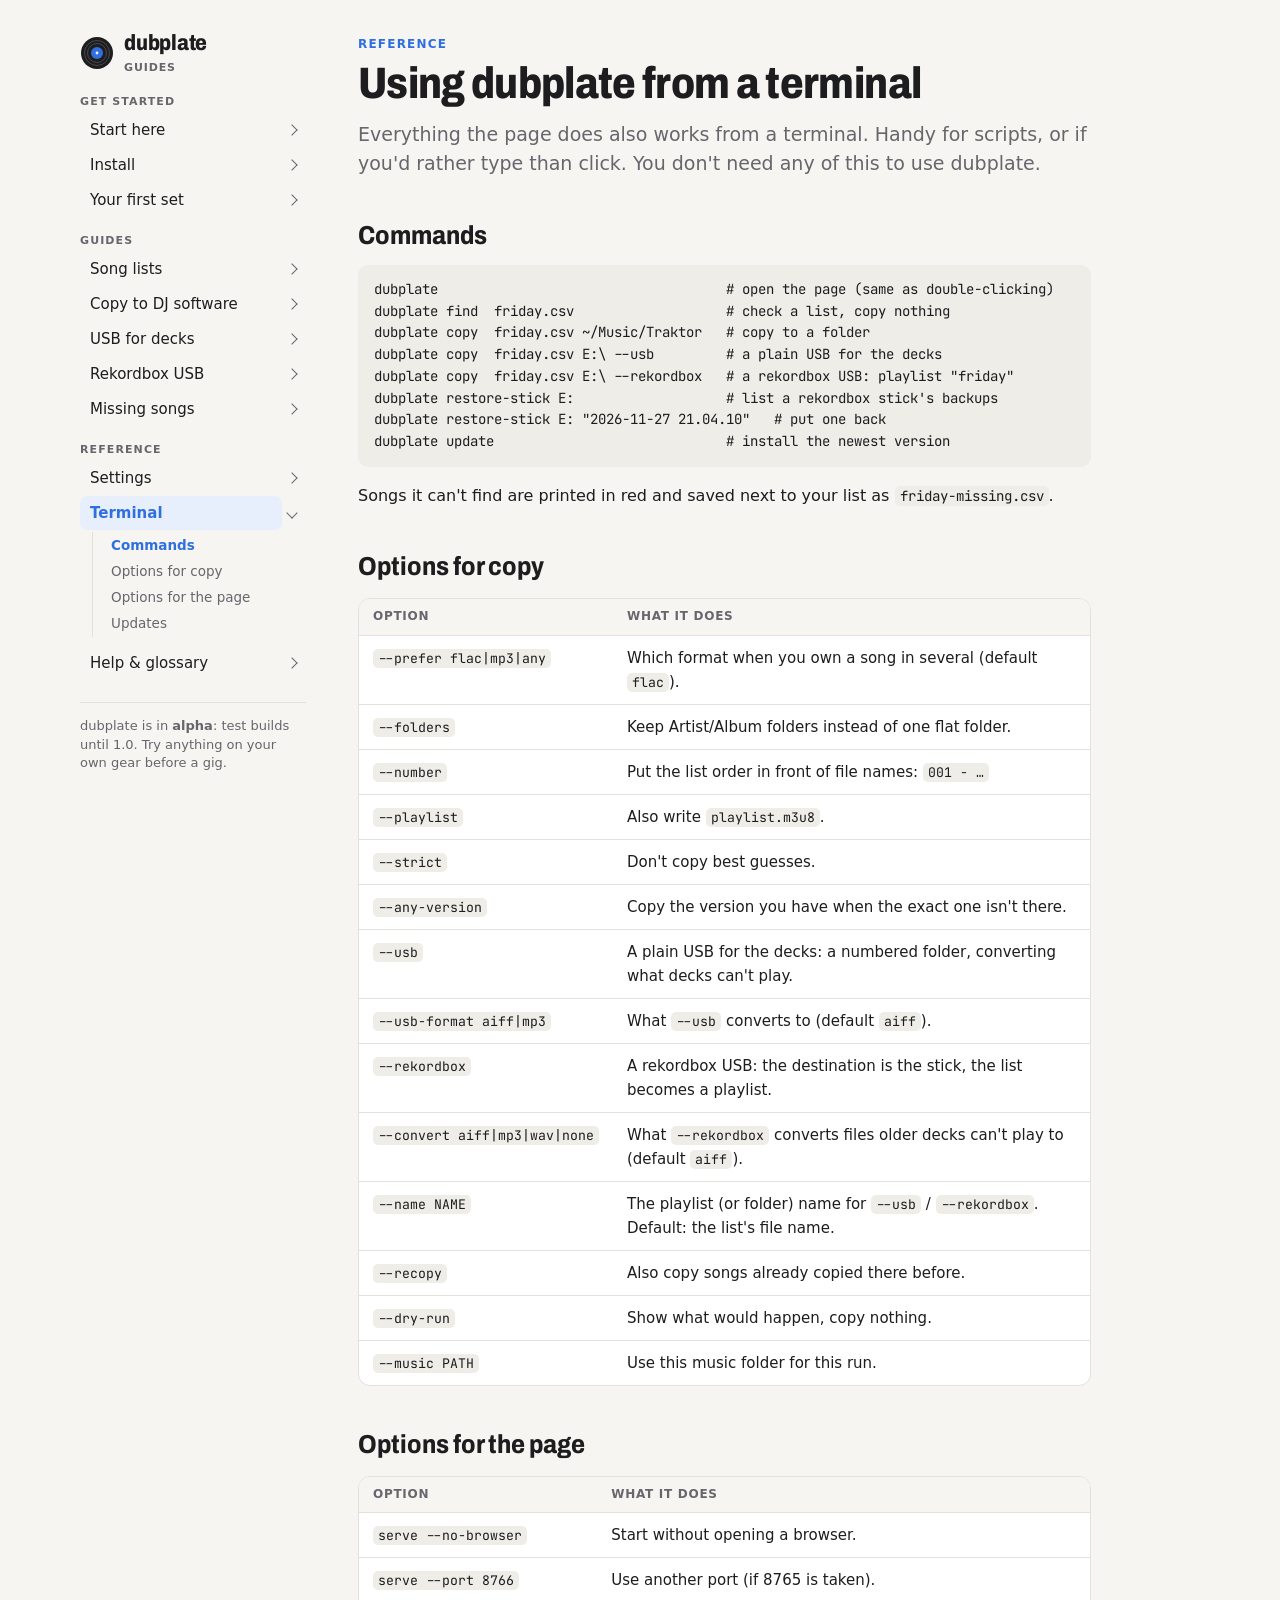
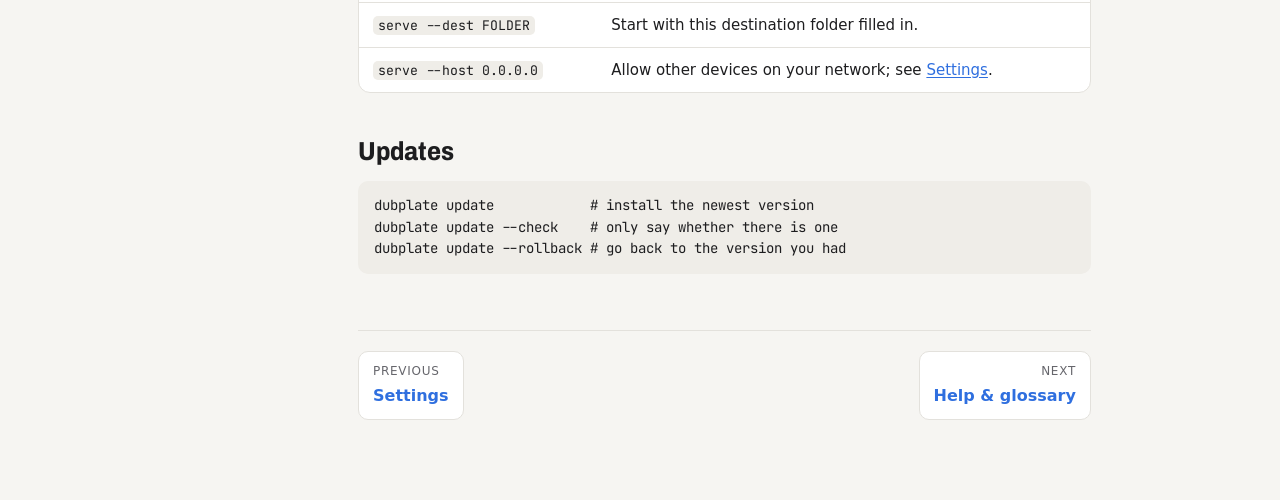
<file: docs/terminal.html>
<!doctype html>
<html lang="en">
<head>
<meta charset="utf-8">
<meta name="viewport" content="width=device-width, initial-scale=1, viewport-fit=cover">
<title>Terminal · dubplate guides</title>
<meta name="description" content="dubplate's command-line commands and options, for scripting and for people who prefer a terminal.">
<link rel="preconnect" href="https://fonts.googleapis.com">
<link rel="preconnect" href="https://fonts.gstatic.com" crossorigin>
<link rel="stylesheet" href="https://fonts.googleapis.com/css2?family=Archivo:wdth,wght@75..100,600..800&family=JetBrains+Mono:wght@400;600&display=swap">
<link rel="stylesheet" href="guide.css">
</head>
<body>
<div class="shell">
<aside class="side">
<a class="brand" href="index.html"><svg width="34" height="34" viewBox="0 0 34 34" aria-hidden="true"><circle cx="17" cy="17" r="16" fill="var(--ink)"/>
<circle cx="17" cy="17" r="12.5" fill="none" stroke="var(--bg)" stroke-opacity=".25" stroke-width=".8"/>
<circle cx="17" cy="17" r="9.5" fill="none" stroke="var(--bg)" stroke-opacity=".25" stroke-width=".8"/>
<circle cx="17" cy="17" r="6" fill="var(--acc)"/><circle cx="17" cy="17" r="1.4" fill="var(--bg)"/></svg><div><b>dubplate</b><span>Guides</span></div></a>
<details id="nav" open><summary>All guides</summary>
<nav aria-label="Guides">
<h4>Get started</h4><ul class="toc">
<li><details><summary><a href="index.html">Start here</a></summary><ul class="secs"><li><a href="index.html#what-dubplate-does">What dubplate does</a></li><li><a href="index.html#where-do-you-want-to-start">Where do you want to start?</a></li><li><a href="index.html#which-kind-of-copy-do-you-need">Which kind of copy do you need?</a></li><li><a href="index.html#what-you-need">What you need</a></li></ul></details></li>
<li><details><summary><a href="install.html">Install</a></summary><ul class="secs"><li><a href="install.html#windows">Windows</a></li><li><a href="install.html#linux">Linux</a></li><li><a href="install.html#where-it-looks-for-your-music">Where it looks for your music</a></li><li><a href="install.html#updates">Updates</a></li></ul></details></li>
<li><details><summary><a href="first-set.html">Your first set</a></summary><ul class="secs"><li><a href="first-set.html#1-give-it-your-list">1. Give it your list</a></li><li><a href="first-set.html#2-check-what-it-found">2. Check what it found</a></li><li><a href="first-set.html#3-choose-where-they-go">3. Choose where they go</a></li><li><a href="first-set.html#4-copy">4. Copy</a></li><li><a href="first-set.html#every-option-explains-itself">Every option explains itself</a></li></ul></details></li>
</ul>
<h4>Guides</h4><ul class="toc">
<li><details><summary><a href="song-lists.html">Song lists</a></summary><ul class="secs"><li><a href="song-lists.html#what-you-can-give-it">What you can give it</a></li><li><a href="song-lists.html#getting-a-list-out-of-other-apps">Getting a list out of other apps</a></li><li><a href="song-lists.html#how-songs-are-matched">How songs are matched</a></li></ul></details></li>
<li><details><summary><a href="copy-folder.html">Copy to DJ software</a></summary><ul class="secs"><li><a href="copy-folder.html#copy-the-songs">Copy the songs</a></li><li><a href="copy-folder.html#options">Options</a></li><li><a href="copy-folder.html#then-in-your-dj-software">Then, in your DJ software</a></li><li><a href="copy-folder.html#it-remembers-what-it-copied">It remembers what it copied</a></li></ul></details></li>
<li><details><summary><a href="usb-sticks.html">USB for decks</a></summary><ul class="secs"><li><a href="usb-sticks.html#get-the-stick-ready">Get the stick ready</a></li><li><a href="usb-sticks.html#make-the-stick">Make the stick</a></li><li><a href="usb-sticks.html#what-gets-converted">What gets converted</a></li><li><a href="usb-sticks.html#at-the-deck">At the deck</a></li><li><a href="usb-sticks.html#good-to-know">Good to know</a></li></ul></details></li>
<li><details><summary><a href="rekordbox-usb.html">Rekordbox USB</a></summary><ul class="secs"><li><a href="rekordbox-usb.html#what-you-get-on-the-decks">What you get on the decks</a></li><li><a href="rekordbox-usb.html#make-the-stick">Make the stick</a></li><li><a href="rekordbox-usb.html#at-the-deck">At the deck</a></li><li><a href="rekordbox-usb.html#formats">Which format?</a></li><li><a href="rekordbox-usb.html#more-than-one-set">More than one set</a></li><li><a href="rekordbox-usb.html#backups-and-restore">Backups and Restore</a></li><li><a href="rekordbox-usb.html#safe-to-interrupt">Safe to interrupt</a></li><li><a href="rekordbox-usb.html#what-s-on-the-stick">What's on the stick</a></li><li><a href="rekordbox-usb.html#things-to-know">Things to know</a></li></ul></details></li>
<li><details><summary><a href="missing-songs.html">Missing songs</a></summary><ul class="secs"><li><a href="missing-songs.html#first-check-it-really-is-missing">First, check it really is missing</a></li><li><a href="missing-songs.html#keep-a-shopping-list">Keep a shopping list</a></li><li><a href="missing-songs.html#fetch-them-through-soulseek">Fetch them through Soulseek</a></li></ul></details></li>
</ul>
<h4>Reference</h4><ul class="toc">
<li><details><summary><a href="settings.html">Settings</a></summary><ul class="secs"><li><a href="settings.html#settings">⚙ Settings</a></li><li><a href="settings.html#using-the-page-from-your-phone-or-another-computer">Using the page from your phone or another computer</a></li><li><a href="settings.html#what-dubplate-keeps">What dubplate keeps</a></li></ul></details></li>
<li><details open><summary><a href="terminal.html" aria-current="page">Terminal</a></summary><ul class="secs"><li><a href="#commands">Commands</a></li><li><a href="#options-for-copy">Options for copy</a></li><li><a href="#options-for-the-page">Options for the page</a></li><li><a href="#updates">Updates</a></li></ul></details></li>
<li><details><summary><a href="help.html">Help & glossary</a></summary><ul class="secs"><li><a href="help.html#something-s-not-working">Something's not working</a></li><li><a href="help.html#questions">Questions</a></li><li><a href="help.html#dj-and-audio-words">DJ and audio words</a></li></ul></details></li>
</ul>
</nav>
</details>
<p class="alpha">dubplate is in <strong>alpha</strong>: test builds until 1.0. Try anything on your own gear before a gig.</p>
</aside>
<main>
<p class="kicker">Reference</p>
<h1>Using dubplate from a terminal</h1>
<p class="lede">Everything the page does also works from a terminal. Handy for scripts, or if you'd rather type than click. You don't need any of this to use dubplate.</p>
<h2 id="commands">Commands</h2>
<pre><code>dubplate                                    # open the page (same as double-clicking)
dubplate find  friday.csv                   # check a list, copy nothing
dubplate copy  friday.csv ~/Music/Traktor   # copy to a folder
dubplate copy  friday.csv E:\ --usb         # a plain USB for the decks
dubplate copy  friday.csv E:\ --rekordbox   # a rekordbox USB: playlist "friday"
dubplate restore-stick E:                   # list a rekordbox stick's backups
dubplate restore-stick E: "2026-11-27 21.04.10"   # put one back
dubplate update                             # install the newest version</code></pre>
<p>Songs it can't find are printed in red and saved next to your list as <code>friday-missing.csv</code>.</p>

<h2 id="options-for-copy">Options for copy</h2>
<div class="tablewrap"><table>
<thead><tr><th>Option</th><th>What it does</th></tr></thead>
<tbody>
<tr><td><code>--prefer flac|mp3|any</code></td><td>Which format when you own a song in several (default <code>flac</code>).</td></tr>
<tr><td><code>--folders</code></td><td>Keep Artist/Album folders instead of one flat folder.</td></tr>
<tr><td><code>--number</code></td><td>Put the list order in front of file names: <code>001 - …</code></td></tr>
<tr><td><code>--playlist</code></td><td>Also write <code>playlist.m3u8</code>.</td></tr>
<tr><td><code>--strict</code></td><td>Don't copy best guesses.</td></tr>
<tr><td><code>--any-version</code></td><td>Copy the version you have when the exact one isn't there.</td></tr>
<tr><td><code>--usb</code></td><td>A plain USB for the decks: a numbered folder, converting what decks can't play.</td></tr>
<tr><td><code>--usb-format aiff|mp3</code></td><td>What <code>--usb</code> converts to (default <code>aiff</code>).</td></tr>
<tr><td><code>--rekordbox</code></td><td>A rekordbox USB: the destination is the stick, the list becomes a playlist.</td></tr>
<tr><td><code>--convert aiff|mp3|wav|none</code></td><td>What <code>--rekordbox</code> converts files older decks can't play to (default <code>aiff</code>).</td></tr>
<tr><td><code>--name NAME</code></td><td>The playlist (or folder) name for <code>--usb</code> / <code>--rekordbox</code>. Default: the list's file name.</td></tr>
<tr><td><code>--recopy</code></td><td>Also copy songs already copied there before.</td></tr>
<tr><td><code>--dry-run</code></td><td>Show what would happen, copy nothing.</td></tr>
<tr><td><code>--music PATH</code></td><td>Use this music folder for this run.</td></tr>
</tbody></table></div>

<h2 id="options-for-the-page">Options for the page</h2>
<div class="tablewrap"><table>
<thead><tr><th>Option</th><th>What it does</th></tr></thead>
<tbody>
<tr><td><code>serve --no-browser</code></td><td>Start without opening a browser.</td></tr>
<tr><td><code>serve --port 8766</code></td><td>Use another port (if 8765 is taken).</td></tr>
<tr><td><code>serve --dest FOLDER</code></td><td>Start with this destination folder filled in.</td></tr>
<tr><td><code>serve --host 0.0.0.0</code></td><td>Allow other devices on your network; see <a href="settings.html#using-the-page-from-your-phone-or-another-computer">Settings</a>.</td></tr>
</tbody></table></div>

<h2 id="updates">Updates</h2>
<pre><code>dubplate update            # install the newest version
dubplate update --check    # only say whether there is one
dubplate update --rollback # go back to the version you had</code></pre>
<nav class="next" aria-label="More guides"><a href="settings.html"><small>Previous</small><b>Settings</b></a><a href="help.html"><small>Next</small><b>Help & glossary</b></a></nav>
</main>
</div>
<script>
if (window.matchMedia("(max-width: 860px)").matches) document.getElementById("nav").removeAttribute("open");
// highlight the section being read in the sidebar
(function () {
  var links = {};
  document.querySelectorAll('.side details[open] .secs a').forEach(function (a) { links[a.hash.slice(1)] = a; });
  var heads = Array.prototype.filter.call(document.querySelectorAll("main h2[id]"), function (h) { return links[h.id]; });
  if (!heads.length) return;
  function mark() {
    var cur = heads[0];
    heads.forEach(function (h) { if (h.getBoundingClientRect().top < 140) cur = h; });
    Object.keys(links).forEach(function (k) { links[k].classList.toggle("on", k === cur.id); });
  }
  document.addEventListener("scroll", mark, { passive: true });
  mark();
})();
</script>
</body>
</html>
</file>
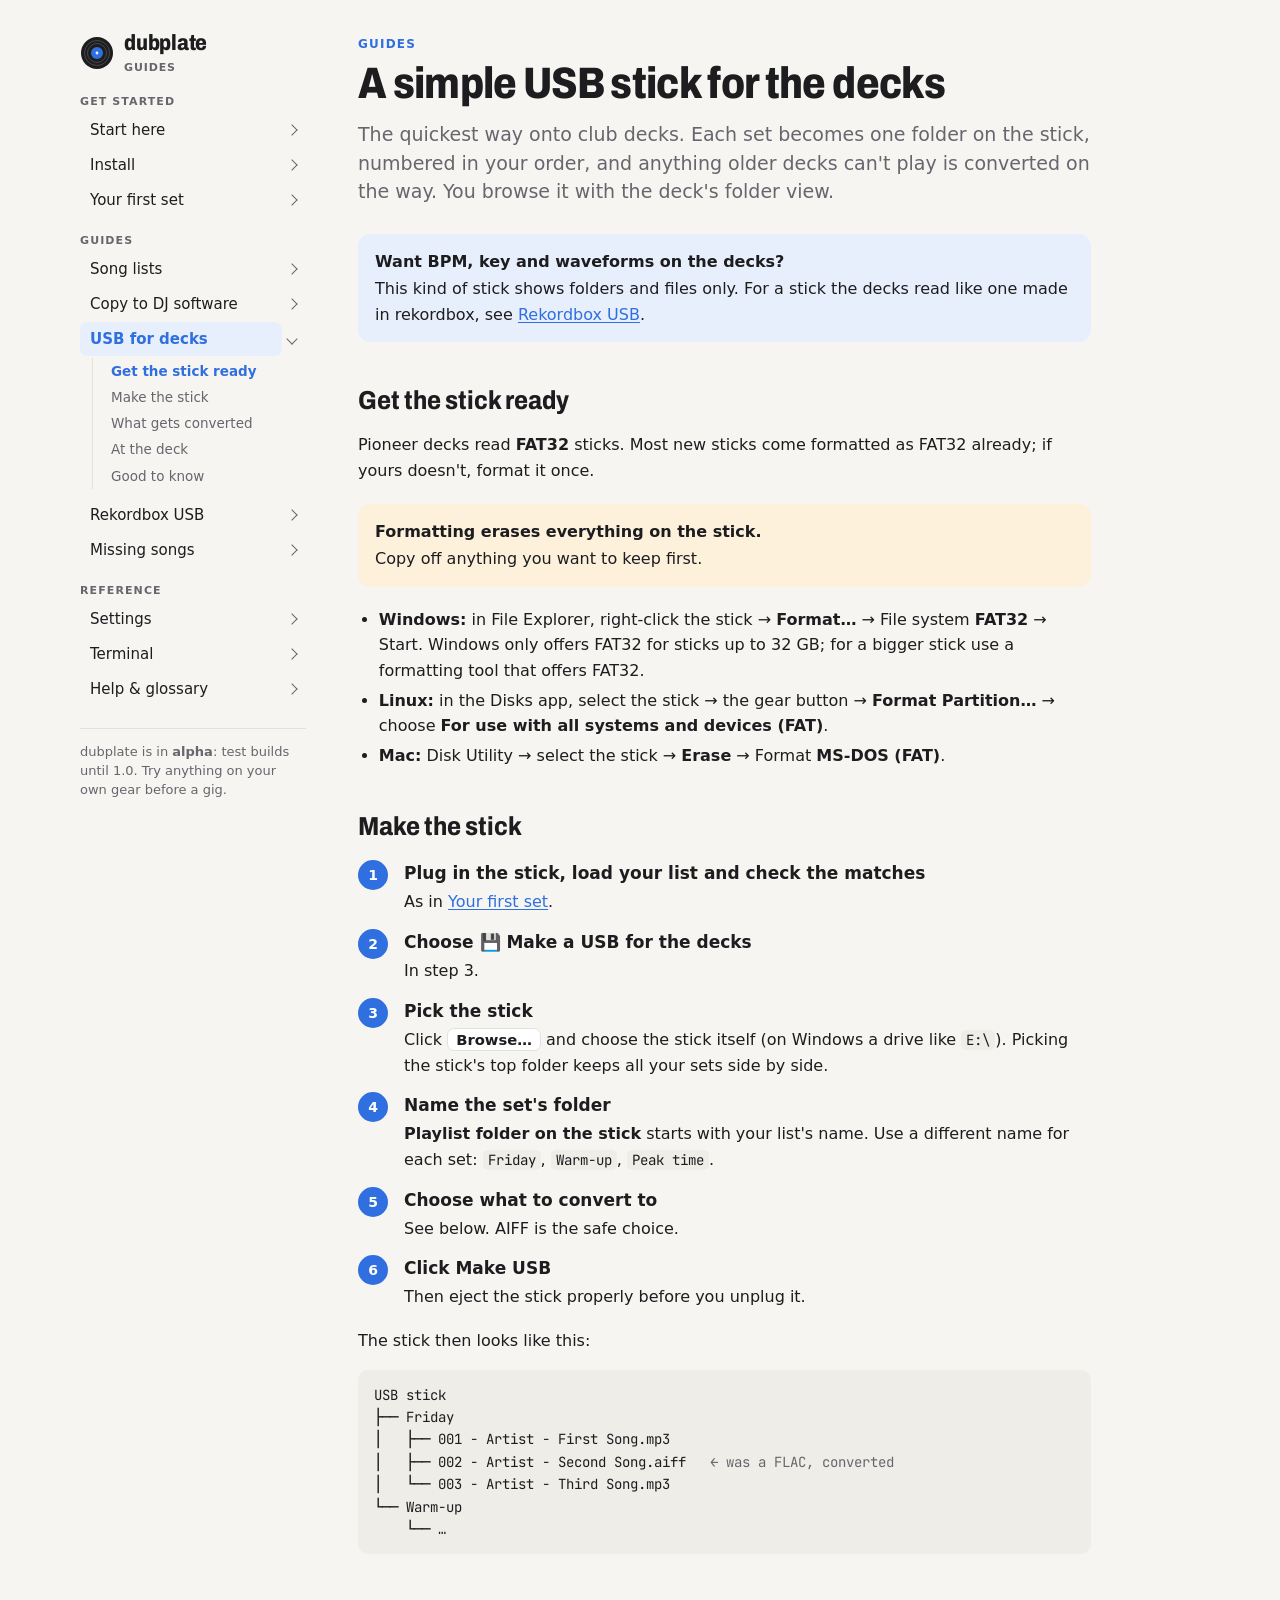
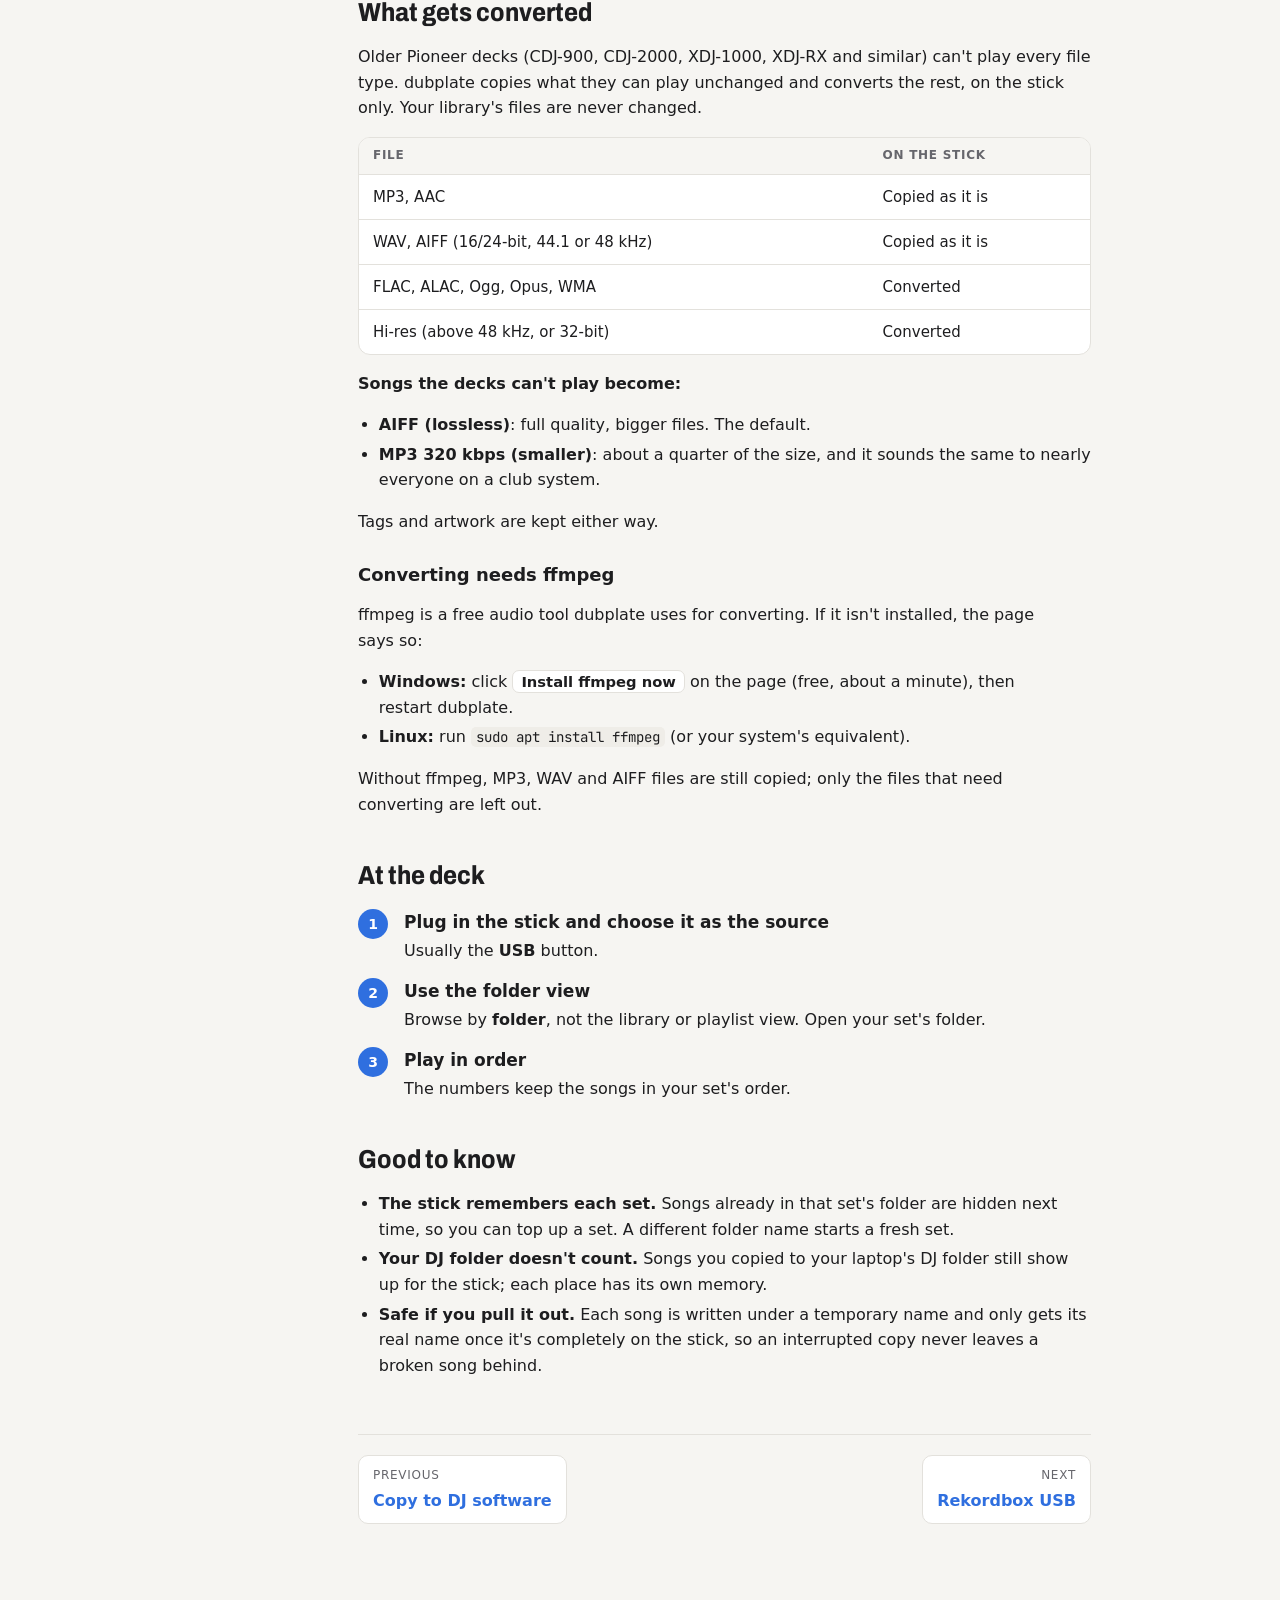
<file: docs/usb-sticks.html>
<!doctype html>
<html lang="en">
<head>
<meta charset="utf-8">
<meta name="viewport" content="width=device-width, initial-scale=1, viewport-fit=cover">
<title>USB for decks · dubplate guides</title>
<meta name="description" content="Make a plain-folder USB stick for Pioneer CDJs and XDJs: one numbered folder per set, with files converted where older decks need it.">
<link rel="preconnect" href="https://fonts.googleapis.com">
<link rel="preconnect" href="https://fonts.gstatic.com" crossorigin>
<link rel="stylesheet" href="https://fonts.googleapis.com/css2?family=Archivo:wdth,wght@75..100,600..800&family=JetBrains+Mono:wght@400;600&display=swap">
<link rel="stylesheet" href="guide.css">
</head>
<body>
<div class="shell">
<aside class="side">
<a class="brand" href="index.html"><svg width="34" height="34" viewBox="0 0 34 34" aria-hidden="true"><circle cx="17" cy="17" r="16" fill="var(--ink)"/>
<circle cx="17" cy="17" r="12.5" fill="none" stroke="var(--bg)" stroke-opacity=".25" stroke-width=".8"/>
<circle cx="17" cy="17" r="9.5" fill="none" stroke="var(--bg)" stroke-opacity=".25" stroke-width=".8"/>
<circle cx="17" cy="17" r="6" fill="var(--acc)"/><circle cx="17" cy="17" r="1.4" fill="var(--bg)"/></svg><div><b>dubplate</b><span>Guides</span></div></a>
<details id="nav" open><summary>All guides</summary>
<nav aria-label="Guides">
<h4>Get started</h4><ul class="toc">
<li><details><summary><a href="index.html">Start here</a></summary><ul class="secs"><li><a href="index.html#what-dubplate-does">What dubplate does</a></li><li><a href="index.html#where-do-you-want-to-start">Where do you want to start?</a></li><li><a href="index.html#which-kind-of-copy-do-you-need">Which kind of copy do you need?</a></li><li><a href="index.html#what-you-need">What you need</a></li></ul></details></li>
<li><details><summary><a href="install.html">Install</a></summary><ul class="secs"><li><a href="install.html#windows">Windows</a></li><li><a href="install.html#linux">Linux</a></li><li><a href="install.html#where-it-looks-for-your-music">Where it looks for your music</a></li><li><a href="install.html#updates">Updates</a></li></ul></details></li>
<li><details><summary><a href="first-set.html">Your first set</a></summary><ul class="secs"><li><a href="first-set.html#1-give-it-your-list">1. Give it your list</a></li><li><a href="first-set.html#2-check-what-it-found">2. Check what it found</a></li><li><a href="first-set.html#3-choose-where-they-go">3. Choose where they go</a></li><li><a href="first-set.html#4-copy">4. Copy</a></li><li><a href="first-set.html#every-option-explains-itself">Every option explains itself</a></li></ul></details></li>
</ul>
<h4>Guides</h4><ul class="toc">
<li><details><summary><a href="song-lists.html">Song lists</a></summary><ul class="secs"><li><a href="song-lists.html#what-you-can-give-it">What you can give it</a></li><li><a href="song-lists.html#getting-a-list-out-of-other-apps">Getting a list out of other apps</a></li><li><a href="song-lists.html#how-songs-are-matched">How songs are matched</a></li></ul></details></li>
<li><details><summary><a href="copy-folder.html">Copy to DJ software</a></summary><ul class="secs"><li><a href="copy-folder.html#copy-the-songs">Copy the songs</a></li><li><a href="copy-folder.html#options">Options</a></li><li><a href="copy-folder.html#then-in-your-dj-software">Then, in your DJ software</a></li><li><a href="copy-folder.html#it-remembers-what-it-copied">It remembers what it copied</a></li></ul></details></li>
<li><details open><summary><a href="usb-sticks.html" aria-current="page">USB for decks</a></summary><ul class="secs"><li><a href="#get-the-stick-ready">Get the stick ready</a></li><li><a href="#make-the-stick">Make the stick</a></li><li><a href="#what-gets-converted">What gets converted</a></li><li><a href="#at-the-deck">At the deck</a></li><li><a href="#good-to-know">Good to know</a></li></ul></details></li>
<li><details><summary><a href="rekordbox-usb.html">Rekordbox USB</a></summary><ul class="secs"><li><a href="rekordbox-usb.html#what-you-get-on-the-decks">What you get on the decks</a></li><li><a href="rekordbox-usb.html#make-the-stick">Make the stick</a></li><li><a href="rekordbox-usb.html#at-the-deck">At the deck</a></li><li><a href="rekordbox-usb.html#formats">Which format?</a></li><li><a href="rekordbox-usb.html#more-than-one-set">More than one set</a></li><li><a href="rekordbox-usb.html#backups-and-restore">Backups and Restore</a></li><li><a href="rekordbox-usb.html#safe-to-interrupt">Safe to interrupt</a></li><li><a href="rekordbox-usb.html#what-s-on-the-stick">What's on the stick</a></li><li><a href="rekordbox-usb.html#things-to-know">Things to know</a></li></ul></details></li>
<li><details><summary><a href="missing-songs.html">Missing songs</a></summary><ul class="secs"><li><a href="missing-songs.html#first-check-it-really-is-missing">First, check it really is missing</a></li><li><a href="missing-songs.html#keep-a-shopping-list">Keep a shopping list</a></li><li><a href="missing-songs.html#fetch-them-through-soulseek">Fetch them through Soulseek</a></li></ul></details></li>
</ul>
<h4>Reference</h4><ul class="toc">
<li><details><summary><a href="settings.html">Settings</a></summary><ul class="secs"><li><a href="settings.html#settings">⚙ Settings</a></li><li><a href="settings.html#using-the-page-from-your-phone-or-another-computer">Using the page from your phone or another computer</a></li><li><a href="settings.html#what-dubplate-keeps">What dubplate keeps</a></li></ul></details></li>
<li><details><summary><a href="terminal.html">Terminal</a></summary><ul class="secs"><li><a href="terminal.html#commands">Commands</a></li><li><a href="terminal.html#options-for-copy">Options for copy</a></li><li><a href="terminal.html#options-for-the-page">Options for the page</a></li><li><a href="terminal.html#updates">Updates</a></li></ul></details></li>
<li><details><summary><a href="help.html">Help & glossary</a></summary><ul class="secs"><li><a href="help.html#something-s-not-working">Something's not working</a></li><li><a href="help.html#questions">Questions</a></li><li><a href="help.html#dj-and-audio-words">DJ and audio words</a></li></ul></details></li>
</ul>
</nav>
</details>
<p class="alpha">dubplate is in <strong>alpha</strong>: test builds until 1.0. Try anything on your own gear before a gig.</p>
</aside>
<main>
<p class="kicker">Guides</p>
<h1>A simple USB stick for the decks</h1>
<p class="lede">The quickest way onto club decks. Each set becomes one folder on the stick, numbered in your order, and anything older decks can't play is converted on the way. You browse it with the deck's folder view.</p>
<div class="note tip"><strong>Want BPM, key and waveforms on the decks?</strong>This kind of stick shows folders and files only. For a stick the decks read like one made in rekordbox, see <a href="rekordbox-usb.html">Rekordbox USB</a>.</div>

<h2 id="get-the-stick-ready">Get the stick ready</h2>
<p>Pioneer decks read <strong>FAT32</strong> sticks. Most new sticks come formatted as FAT32 already; if yours doesn't, format it once.</p>
<div class="note careful"><strong>Formatting erases everything on the stick.</strong>Copy off anything you want to keep first.</div>
<ul>
<li><strong>Windows:</strong> in File Explorer, right-click the stick → <strong>Format…</strong> → File system <strong>FAT32</strong> → Start. Windows only offers FAT32 for sticks up to 32 GB; for a bigger stick use a formatting tool that offers FAT32.</li>
<li><strong>Linux:</strong> in the Disks app, select the stick → the gear button → <strong>Format Partition…</strong> → choose <strong>For use with all systems and devices (FAT)</strong>.</li>
<li><strong>Mac:</strong> Disk Utility → select the stick → <strong>Erase</strong> → Format <strong>MS-DOS (FAT)</strong>.</li>
</ul>

<h2 id="make-the-stick">Make the stick</h2>
<ol class="steps">
<li><b>Plug in the stick, load your list and check the matches</b>As in <a href="first-set.html">Your first set</a>.</li>
<li><b>Choose 💾 Make a USB for the decks</b>In step 3.</li>
<li><b>Pick the stick</b>Click <span class="btn">Browse…</span> and choose the stick itself (on Windows a drive like <code>E:\</code>). Picking the stick's top folder keeps all your sets side by side.</li>
<li><b>Name the set's folder</b><strong>Playlist folder on the stick</strong> starts with your list's name. Use a different name for each set: <code>Friday</code>, <code>Warm-up</code>, <code>Peak time</code>.</li>
<li><b>Choose what to convert to</b>See below. AIFF is the safe choice.</li>
<li><b>Click Make USB</b>Then eject the stick properly before you unplug it.</li>
</ol>
<p>The stick then looks like this:</p>
<div class="tree">USB stick
├── Friday
│   ├── 001 - Artist - First Song.mp3
│   ├── 002 - Artist - Second Song.aiff   <i>← was a FLAC, converted</i>
│   └── 003 - Artist - Third Song.mp3
└── Warm-up
    └── …</div>

<h2 id="what-gets-converted">What gets converted</h2>
<p>Older Pioneer decks (CDJ-900, CDJ-2000, XDJ-1000, XDJ-RX and similar) can't play every file type. dubplate copies what they can play unchanged and converts the rest, on the stick only. Your library's files are never changed.</p>
<div class="tablewrap"><table>
<thead><tr><th>File</th><th>On the stick</th></tr></thead>
<tbody>
<tr><td>MP3, AAC</td><td>Copied as it is</td></tr>
<tr><td>WAV, AIFF (16/24-bit, 44.1 or 48 kHz)</td><td>Copied as it is</td></tr>
<tr><td>FLAC, ALAC, Ogg, Opus, WMA</td><td>Converted</td></tr>
<tr><td>Hi-res (above 48 kHz, or 32-bit)</td><td>Converted</td></tr>
</tbody></table></div>
<p><strong>Songs the decks can't play become:</strong></p>
<ul>
<li><strong>AIFF (lossless)</strong>: full quality, bigger files. The default.</li>
<li><strong>MP3 320 kbps (smaller)</strong>: about a quarter of the size, and it sounds the same to nearly everyone on a club system.</li>
</ul>
<p>Tags and artwork are kept either way.</p>

<h3 id="converting-needs-ffmpeg">Converting needs ffmpeg</h3>
<p>ffmpeg is a free audio tool dubplate uses for converting. If it isn't installed, the page says so:</p>
<ul>
<li><strong>Windows:</strong> click <span class="btn">Install ffmpeg now</span> on the page (free, about a minute), then restart dubplate.</li>
<li><strong>Linux:</strong> run <code>sudo apt install ffmpeg</code> (or your system's equivalent).</li>
</ul>
<p>Without ffmpeg, MP3, WAV and AIFF files are still copied; only the files that need converting are left out.</p>

<h2 id="at-the-deck">At the deck</h2>
<ol class="steps">
<li><b>Plug in the stick and choose it as the source</b>Usually the <strong>USB</strong> button.</li>
<li><b>Use the folder view</b>Browse by <strong>folder</strong>, not the library or playlist view. Open your set's folder.</li>
<li><b>Play in order</b>The numbers keep the songs in your set's order.</li>
</ol>

<h2 id="good-to-know">Good to know</h2>
<ul>
<li><strong>The stick remembers each set.</strong> Songs already in that set's folder are hidden next time, so you can top up a set. A different folder name starts a fresh set.</li>
<li><strong>Your DJ folder doesn't count.</strong> Songs you copied to your laptop's DJ folder still show up for the stick; each place has its own memory.</li>
<li><strong>Safe if you pull it out.</strong> Each song is written under a temporary name and only gets its real name once it's completely on the stick, so an interrupted copy never leaves a broken song behind.</li>
</ul>
<nav class="next" aria-label="More guides"><a href="copy-folder.html"><small>Previous</small><b>Copy to DJ software</b></a><a href="rekordbox-usb.html"><small>Next</small><b>Rekordbox USB</b></a></nav>
</main>
</div>
<script>
if (window.matchMedia("(max-width: 860px)").matches) document.getElementById("nav").removeAttribute("open");
// highlight the section being read in the sidebar
(function () {
  var links = {};
  document.querySelectorAll('.side details[open] .secs a').forEach(function (a) { links[a.hash.slice(1)] = a; });
  var heads = Array.prototype.filter.call(document.querySelectorAll("main h2[id]"), function (h) { return links[h.id]; });
  if (!heads.length) return;
  function mark() {
    var cur = heads[0];
    heads.forEach(function (h) { if (h.getBoundingClientRect().top < 140) cur = h; });
    Object.keys(links).forEach(function (k) { links[k].classList.toggle("on", k === cur.id); });
  }
  document.addEventListener("scroll", mark, { passive: true });
  mark();
})();
</script>
</body>
</html>
</file>
<file: docs/guide.css>
/* dubplate guides. Layout: a sidebar of guides beside one reading column (stacks on phones).
   Colours are the dubplate page's own, so the status colours here match what DJs see on screen. */
:root {
  --bg: #f6f5f2;
  --card: #ffffff;
  --ink: #1d1d1f;
  --mute: #66666c;
  --line: #e3e1dc;
  --acc: #2f6fdf;
  --acc-ink: #ffffff;
  --acc-soft: #e8effc;
  --ok: #1f8a4c;   --ok-bg: #e6f4ec;
  --warn: #a26300; --warn-bg: #fdf1dc;
  --alt: #7b4bc4;  --alt-bg: #f1eafb;
  --bad: #c0392b;  --bad-bg: #fbe7e4;
  --code-bg: #efede8;
  --display: "Archivo", "Arial Narrow", system-ui, sans-serif;
  --body: system-ui, -apple-system, "Segoe UI", Roboto, "Helvetica Neue", sans-serif;
  --mono: "JetBrains Mono", ui-monospace, "Cascadia Mono", Consolas, monospace;
}
@media (prefers-color-scheme: dark) {
  :root:not([data-theme="light"]) {
    color-scheme: dark;
    --bg: #141416; --card: #1d1d20; --ink: #ececee; --mute: #a0a0a8; --line: #303036;
    --acc: #6b9bf2; --acc-ink: #0e1420; --acc-soft: #1b2638;
    --ok: #4cc27e; --ok-bg: #16301f; --warn: #e6a845; --warn-bg: #33270f;
    --alt: #b996f2; --alt-bg: #2a2140; --bad: #f07060; --bad-bg: #3a1a17; --code-bg: #26262a;
  }
}
:root[data-theme="dark"] {
  color-scheme: dark;
  --bg: #141416; --card: #1d1d20; --ink: #ececee; --mute: #a0a0a8; --line: #303036;
  --acc: #6b9bf2; --acc-ink: #0e1420; --acc-soft: #1b2638;
  --ok: #4cc27e; --ok-bg: #16301f; --warn: #e6a845; --warn-bg: #33270f;
  --alt: #b996f2; --alt-bg: #2a2140; --bad: #f07060; --bad-bg: #3a1a17; --code-bg: #26262a;
}

* { box-sizing: border-box; }
html { -webkit-text-size-adjust: 100%; }
body {
  margin: 0;
  background: var(--bg);
  color: var(--ink);
  font: 16px/1.6 var(--body);
  padding-left: max(16px, env(safe-area-inset-left, 0px));
  padding-right: max(16px, env(safe-area-inset-right, 0px));
}
a { color: var(--acc); text-underline-offset: 2px; }
a:focus-visible, button:focus-visible, summary:focus-visible { outline: 2px solid var(--acc); outline-offset: 2px; border-radius: 4px; }

.shell {
  max-width: 1120px;
  margin: 0 auto;
  display: grid;
  grid-template-columns: 230px minmax(0, 1fr);
  gap: 48px;
  padding-block: 32px 80px;
}

/* ---- sidebar */
.side { position: sticky; top: calc(env(safe-area-inset-top, 0px) + 24px); align-self: start; }
.brand { display: flex; align-items: center; gap: 10px; text-decoration: none; color: var(--ink); margin-bottom: 22px; }
.brand svg { flex: none; }
.brand b { font: 800 22px/1 var(--display); font-stretch: 85%; letter-spacing: -.01em; }
.brand span { display: block; font: 600 11px/1.2 var(--body); letter-spacing: .08em; text-transform: uppercase; color: var(--mute); margin-top: 3px; }
.side details { border: 0; }
.side summary { display: none; }
.side h4 { font: 700 11px/1 var(--body); letter-spacing: .1em; text-transform: uppercase; color: var(--mute); margin: 18px 0 6px; }
.side ul { list-style: none; margin: 0; padding: 0; display: grid; gap: 1px; }
.side li a { display: block; padding: 5px 10px; border-radius: 7px; color: var(--ink); text-decoration: none; font-size: 15px; }
.side li a:hover { background: var(--card); }
.side li a[aria-current="page"] { background: var(--acc-soft); color: var(--acc); font-weight: 650; }
.alpha { margin-top: 22px; font-size: 13px; color: var(--mute); line-height: 1.45; border-top: 1px solid var(--line); padding-top: 14px; }

/* ---- reading column */
main { min-width: 0; max-width: 72ch; }
.kicker { font: 700 12px/1 var(--body); letter-spacing: .1em; text-transform: uppercase; color: var(--acc); margin: 6px 0 10px; }
h1 { font: 800 clamp(30px, 5vw, 44px)/1.05 var(--display); font-stretch: 85%; letter-spacing: -.015em; margin: 0 0 14px; text-wrap: balance; }
.lede { font-size: 19px; line-height: 1.5; color: var(--mute); margin: 0 0 28px; text-wrap: pretty; }
h2 { font: 750 26px/1.15 var(--display); font-stretch: 88%; margin: 44px 0 10px; text-wrap: balance; scroll-margin-top: 20px; }
h3 { font: 700 18px/1.3 var(--body); margin: 28px 0 6px; scroll-margin-top: 20px; }
p, li { text-wrap: pretty; }
main ul, main ol { padding-left: 1.3em; }
main li + li { margin-top: 4px; }
strong { font-weight: 650; }
code, kbd, .path { font: 0.88em/1.4 var(--mono); background: var(--code-bg); padding: 1px 5px; border-radius: 5px; overflow-wrap: anywhere; }
kbd { border: 1px solid var(--line); border-bottom-width: 2px; background: var(--card); }
pre { font: 14px/1.55 var(--mono); background: var(--code-bg); padding: 14px 16px; border-radius: 10px; overflow-x: auto; margin: 14px 0; }
pre code { background: none; padding: 0; font-size: inherit; }
hr { border: 0; border-top: 1px solid var(--line); margin: 40px 0; }

/* the page's own buttons and labels, as they look on screen */
.btn { display: inline-block; font: 600 0.92em/1.3 var(--body); padding: 1px 8px; border-radius: 7px; border: 1px solid var(--line); background: var(--card); color: var(--ink); white-space: nowrap; }
.btn.primary { background: var(--acc); border-color: var(--acc); color: var(--acc-ink); }
.chip { display: inline-block; font: 650 0.85em/1.4 var(--body); padding: 1px 9px; border-radius: 999px; white-space: nowrap; }
.chip.ok { background: var(--ok-bg); color: var(--ok); }
.chip.warn { background: var(--warn-bg); color: var(--warn); }
.chip.alt { background: var(--alt-bg); color: var(--alt); }
.chip.bad { background: var(--bad-bg); color: var(--bad); }

/* steps: real sequences only */
ol.steps { list-style: none; padding: 0; counter-reset: s; display: grid; gap: 14px; margin: 18px 0; }
ol.steps > li { counter-increment: s; position: relative; padding-left: 46px; margin: 0; }
ol.steps > li::before {
  content: counter(s); position: absolute; left: 0; top: 0;
  width: 30px; height: 30px; border-radius: 50%; display: grid; place-items: center;
  background: var(--acc); color: var(--acc-ink); font: 700 14px/1 var(--body);
}
ol.steps > li > b:first-child { display: block; font-size: 17px; margin-bottom: 2px; }

/* notes */
.note { border: 1px solid var(--line); background: var(--card); border-radius: 12px; padding: 14px 16px; margin: 20px 0; }
.note > :first-child { margin-top: 0; }
.note > :last-child { margin-bottom: 0; }
.note.tip { border-color: transparent; background: var(--acc-soft); }
.note.careful { border-color: transparent; background: var(--warn-bg); }
.note.careful strong:first-child, .note.tip strong:first-child { display: block; margin-bottom: 2px; }

/* path picker on the home page */
.paths { display: grid; grid-template-columns: repeat(2, minmax(0, 1fr)); gap: 12px; margin: 22px 0 8px; }
.paths a { display: grid; gap: 4px; padding: 16px 18px; border: 1px solid var(--line); border-radius: 12px; background: var(--card); color: var(--ink); text-decoration: none; }
.paths a:hover { border-color: var(--acc); }
.paths b { font: 750 18px/1.2 var(--display); font-stretch: 90%; }
.paths span { color: var(--mute); font-size: 14.5px; line-height: 1.45; }
.paths em { font-style: normal; color: var(--acc); font-weight: 650; font-size: 14px; }

/* tables */
.tablewrap { overflow-x: auto; margin: 16px 0; border: 1px solid var(--line); border-radius: 12px; background: var(--card); }
table { border-collapse: collapse; width: 100%; font-size: 15px; }
th, td { text-align: left; padding: 10px 14px; border-bottom: 1px solid var(--line); vertical-align: top; }
th { font: 700 12px/1.3 var(--body); letter-spacing: .06em; text-transform: uppercase; color: var(--mute); background: var(--bg); }
tr:last-child td { border-bottom: 0; }
td:first-child { white-space: nowrap; }

/* a stick's folders */
.tree { font: 14px/1.6 var(--mono); background: var(--code-bg); border-radius: 10px; padding: 14px 16px; overflow-x: auto; white-space: pre; margin: 14px 0; }
.tree i { font-style: normal; color: var(--mute); }

/* glossary */
dl.terms { display: grid; grid-template-columns: max-content minmax(0, 1fr); gap: 10px 22px; margin: 16px 0; }
dl.terms dt { font-weight: 700; }
dl.terms dd { margin: 0; color: var(--ink); }

/* faq */
details.q { border-bottom: 1px solid var(--line); padding: 12px 0; }
details.q summary { cursor: pointer; font-weight: 650; list-style-position: outside; }
details.q[open] summary { margin-bottom: 6px; }
details.q > :not(summary) { margin: 6px 0; }

/* page footer: previous / next */
.next { display: flex; justify-content: space-between; gap: 12px; flex-wrap: wrap; margin-top: 56px; padding-top: 20px; border-top: 1px solid var(--line); }
.next a { text-decoration: none; display: grid; gap: 2px; padding: 10px 14px; border: 1px solid var(--line); border-radius: 10px; background: var(--card); color: var(--ink); min-width: 0; }
.next a small { color: var(--mute); font-size: 12px; letter-spacing: .06em; text-transform: uppercase; }
.next a b { color: var(--acc); }
.next a:last-child { margin-left: auto; text-align: right; }

/* ---- phones */
@media (max-width: 860px) {
  .shell { grid-template-columns: minmax(0, 1fr); gap: 8px; padding-block: 16px 60px; }
  .side { position: static; }
  .brand { margin-bottom: 10px; }
  .side summary { display: block; cursor: pointer; font-weight: 650; padding: 10px 12px; border: 1px solid var(--line); border-radius: 10px; background: var(--card); }
  .side details[open] summary { margin-bottom: 4px; }
  .alpha { display: none; }
  .paths { grid-template-columns: minmax(0, 1fr); }
  dl.terms { grid-template-columns: minmax(0, 1fr); gap: 2px 0; }
  dl.terms dd { margin-bottom: 10px; }
}
@media (prefers-reduced-motion: reduce) { * { scroll-behavior: auto !important; transition: none !important; } }

/* ---- table of contents in the sidebar: every guide, its sections nested under it */
.side { max-height: calc(100vh - env(safe-area-inset-top, 0px) - 48px); overflow-y: auto; overscroll-behavior: contain; padding-right: 4px; }
.side ul.toc > li > details > summary { display: flex; align-items: center; list-style: none; cursor: pointer; border-radius: 7px; }
.side ul.toc > li > details > summary::-webkit-details-marker { display: none; }
.side ul.toc > li > details > summary a { flex: 1; }
.side ul.toc > li > details > summary::after {
  content: ""; flex: none; width: 7px; height: 7px; margin: 0 10px 0 6px;
  border-right: 1.5px solid var(--mute); border-bottom: 1.5px solid var(--mute);
  transform: rotate(-45deg); transition: transform .15s;
}
.side ul.toc > li > details[open] > summary::after { transform: rotate(45deg); }
.side ul.secs { margin: 2px 0 8px 12px; padding-left: 10px; border-left: 1px solid var(--line); gap: 0; }
.side ul.secs a { font-size: 13.5px; line-height: 1.35; padding: 4px 8px; color: var(--mute); }
.side ul.secs a:hover { color: var(--ink); }
.side ul.secs a.on { color: var(--acc); font-weight: 650; background: none; }
@media (max-width: 860px) {
  .side { max-height: none; overflow: visible; padding-right: 0; }
  .side nav { max-height: 70vh; overflow-y: auto; }
}
.side { scrollbar-width: thin; scrollbar-color: var(--line) transparent; }
.side::-webkit-scrollbar { width: 6px; }
.side::-webkit-scrollbar-track { background: transparent; }
.side::-webkit-scrollbar-thumb { background: var(--line); border-radius: 3px; }
</file>
